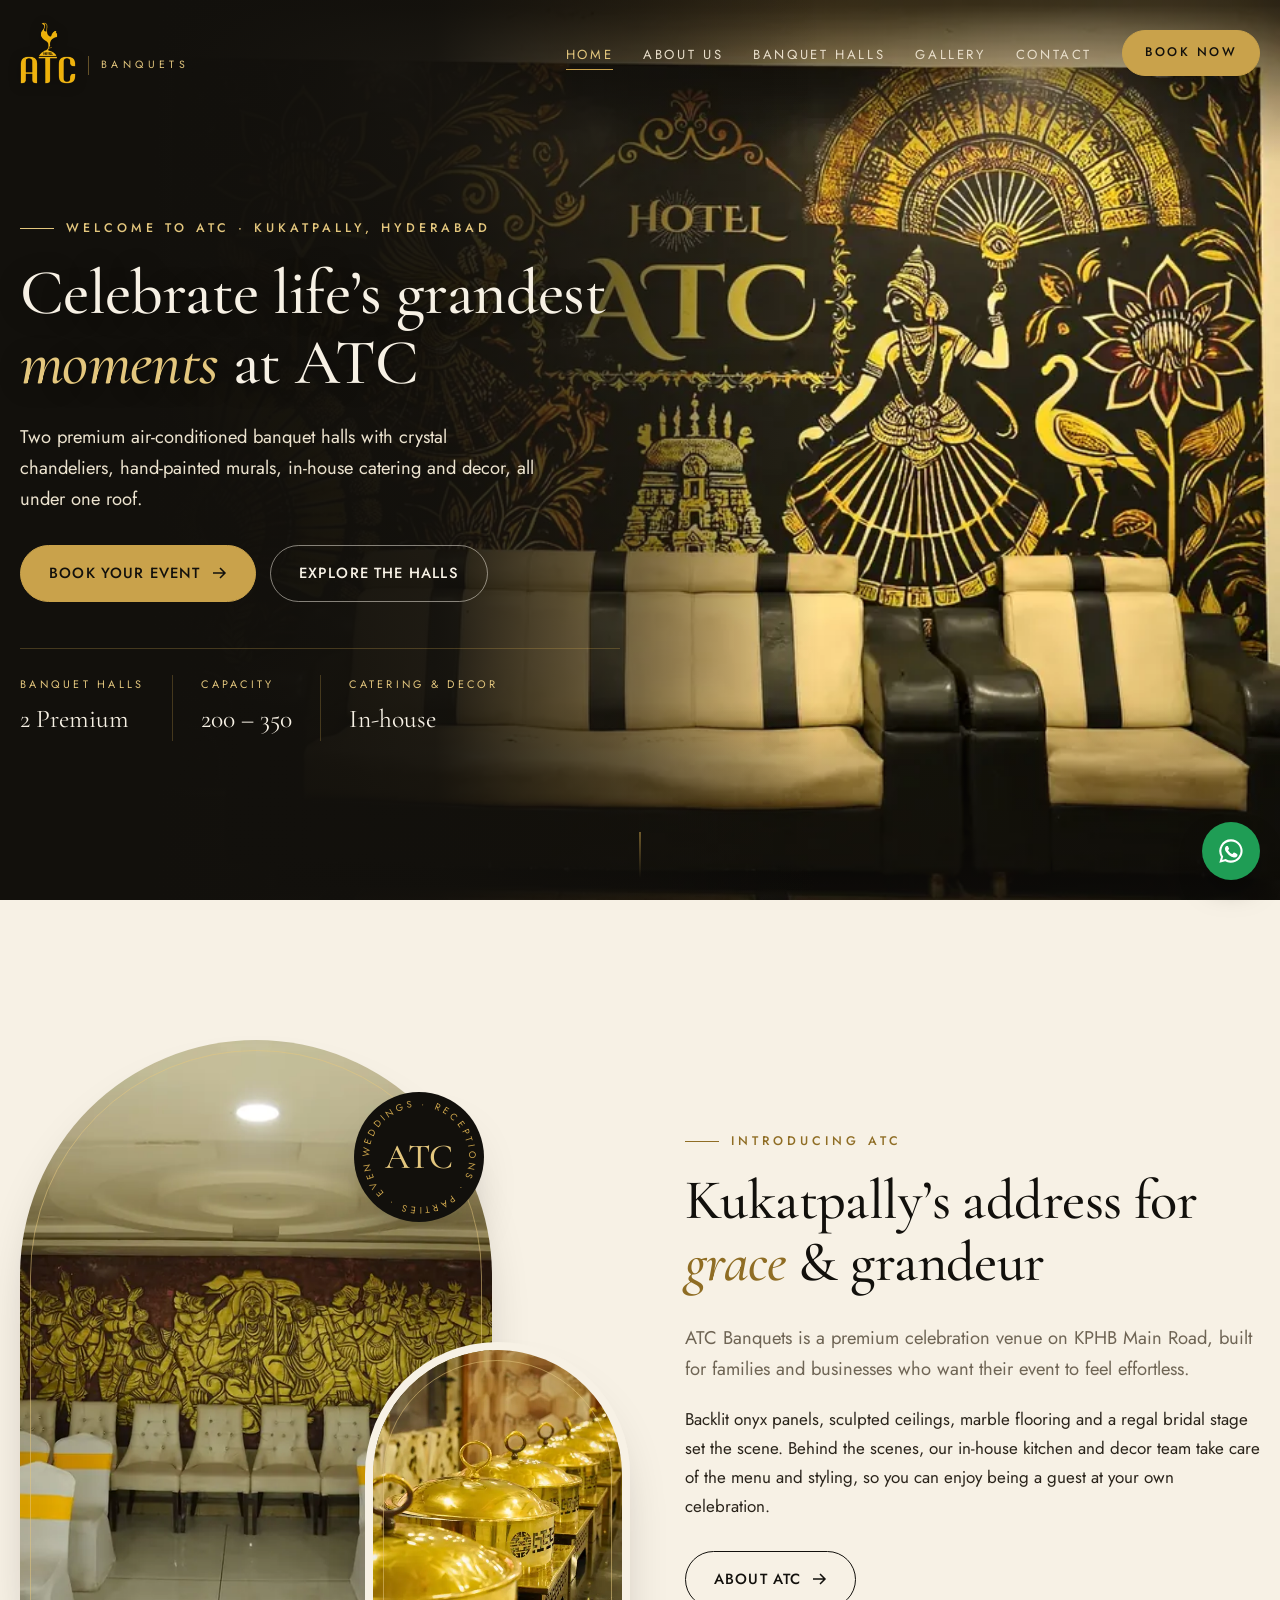
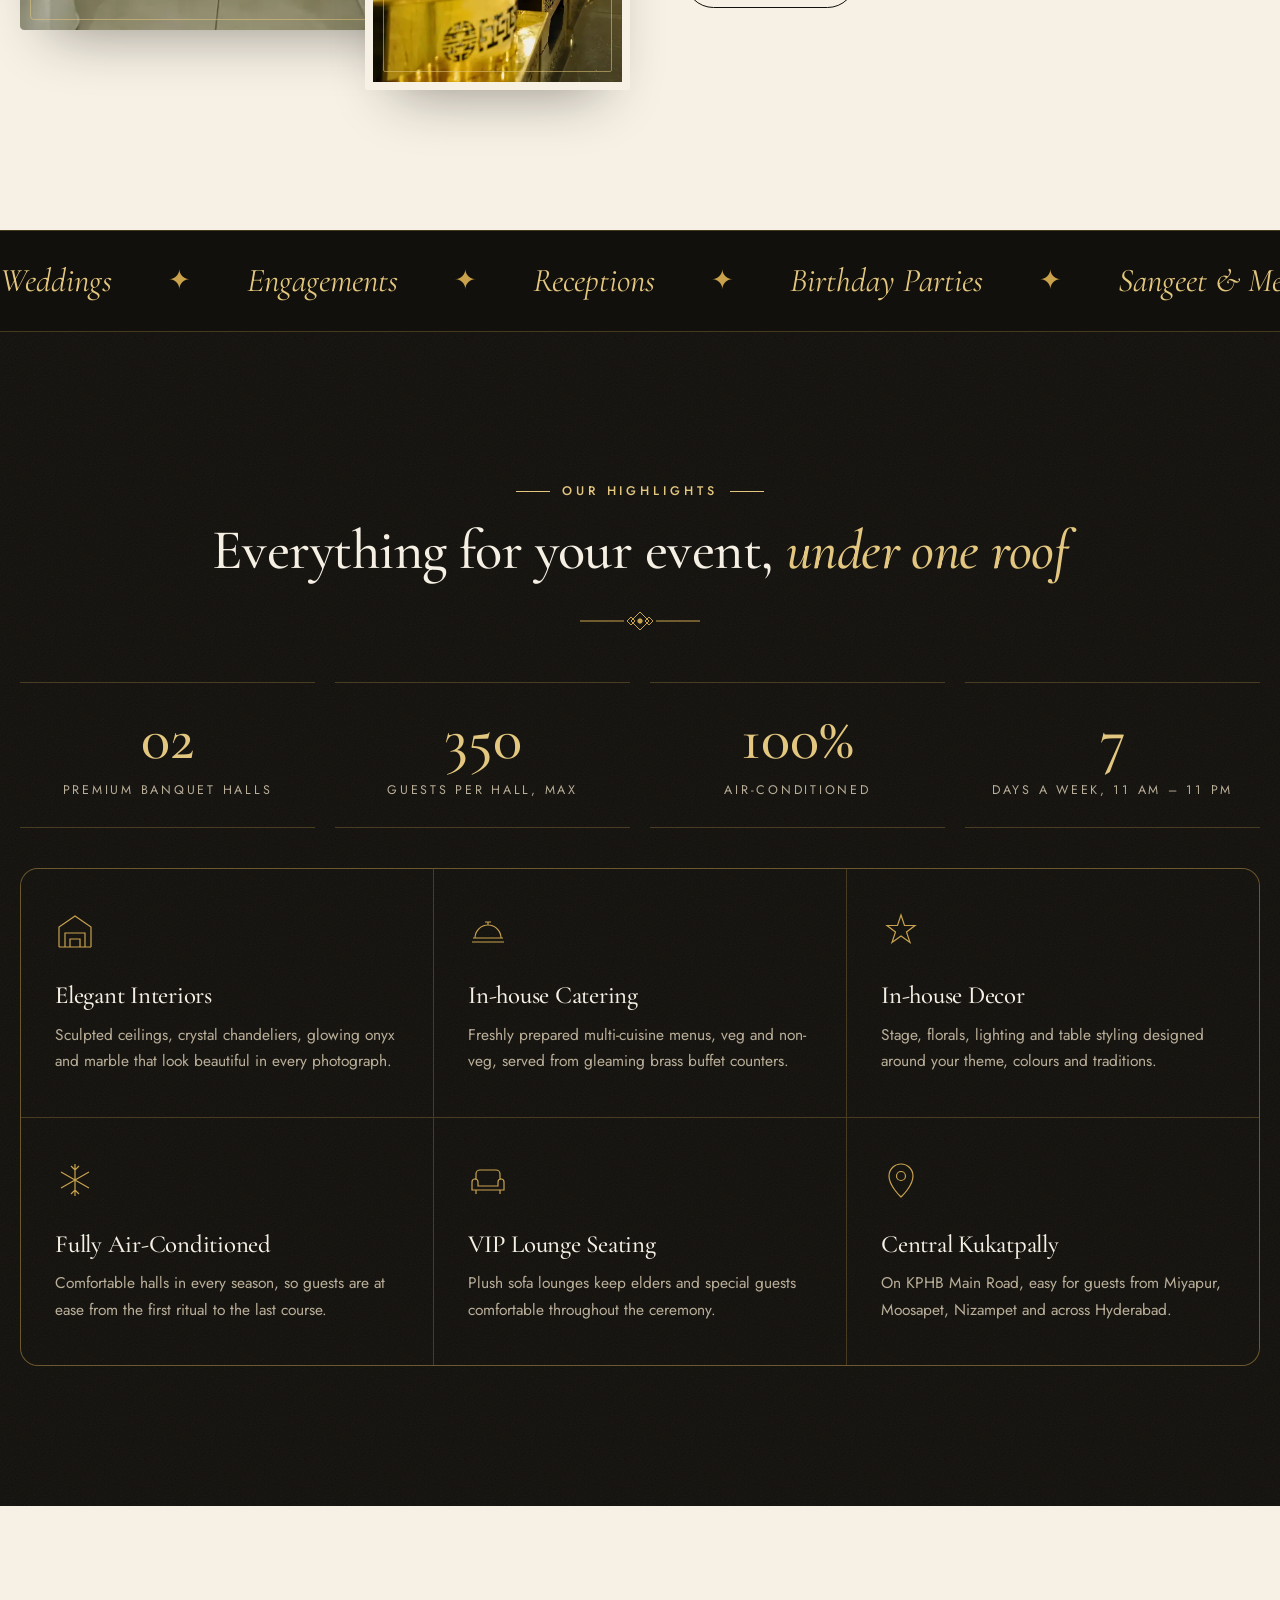
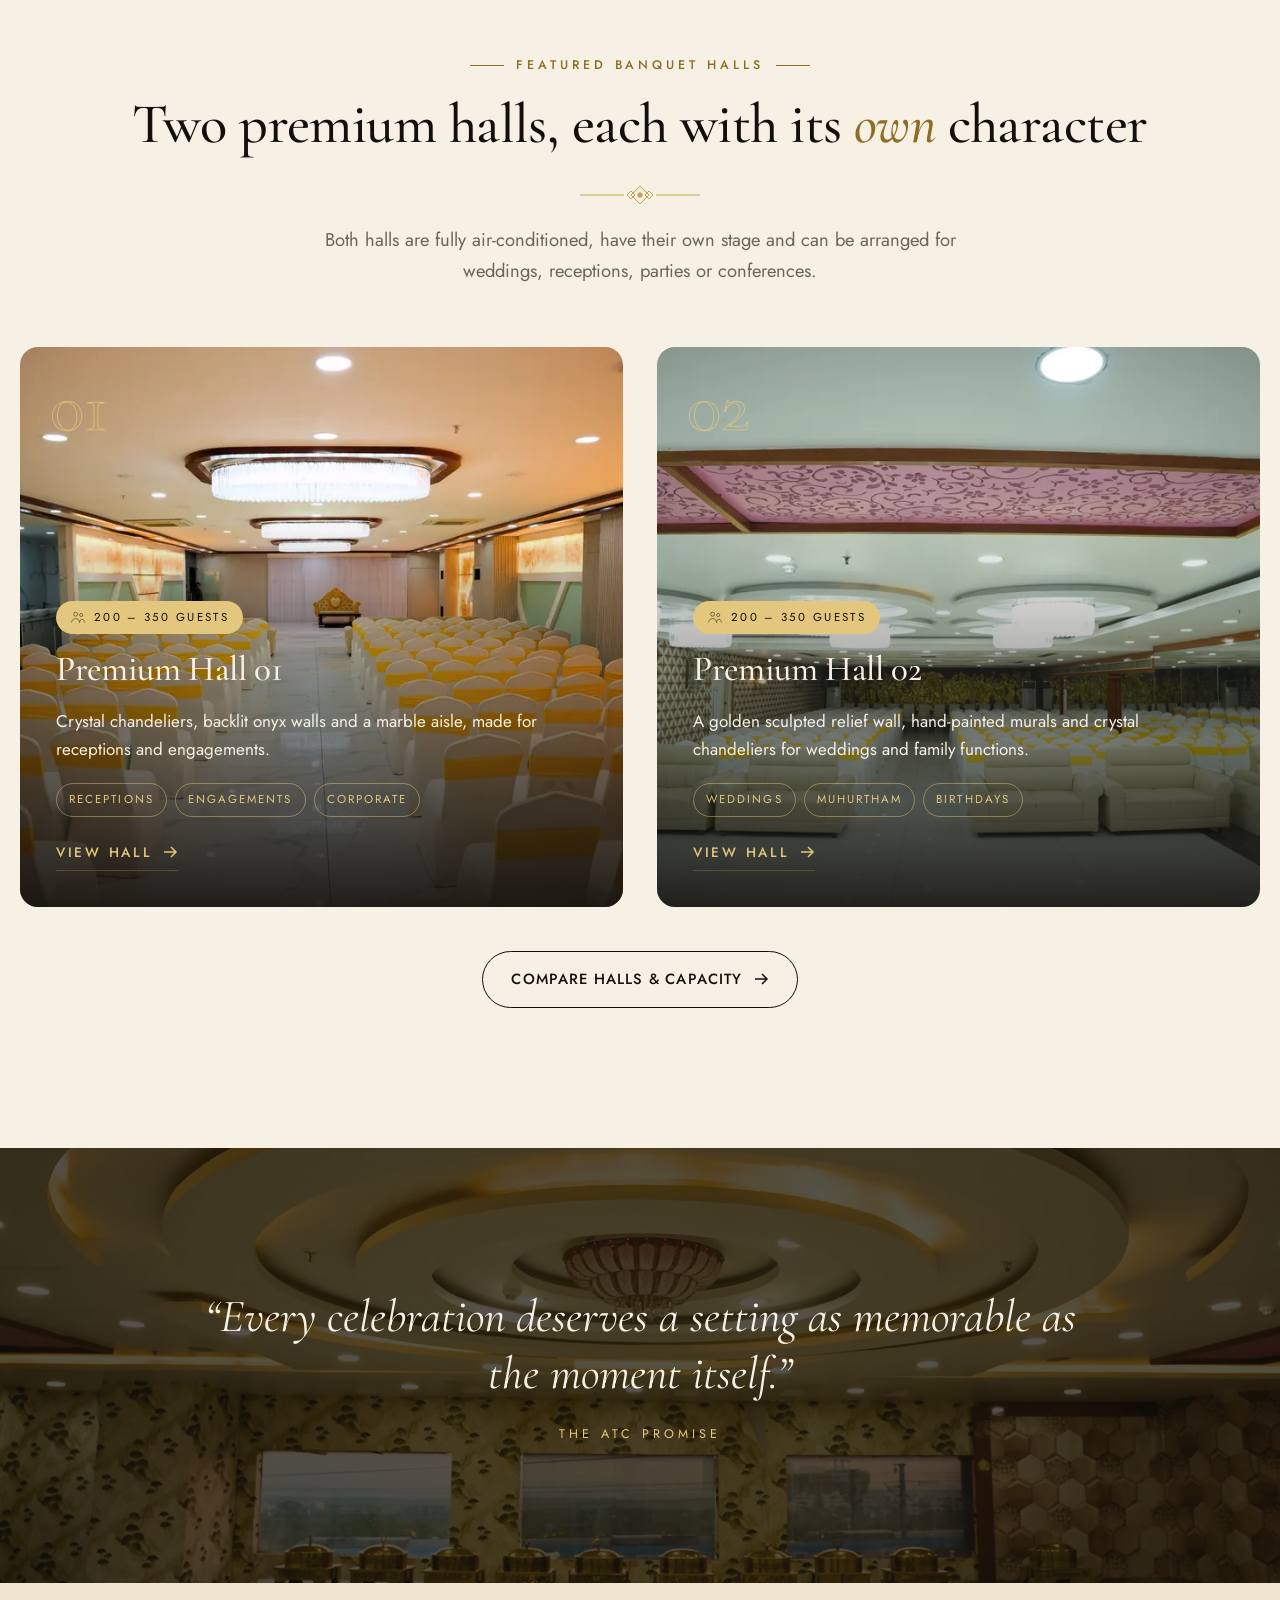
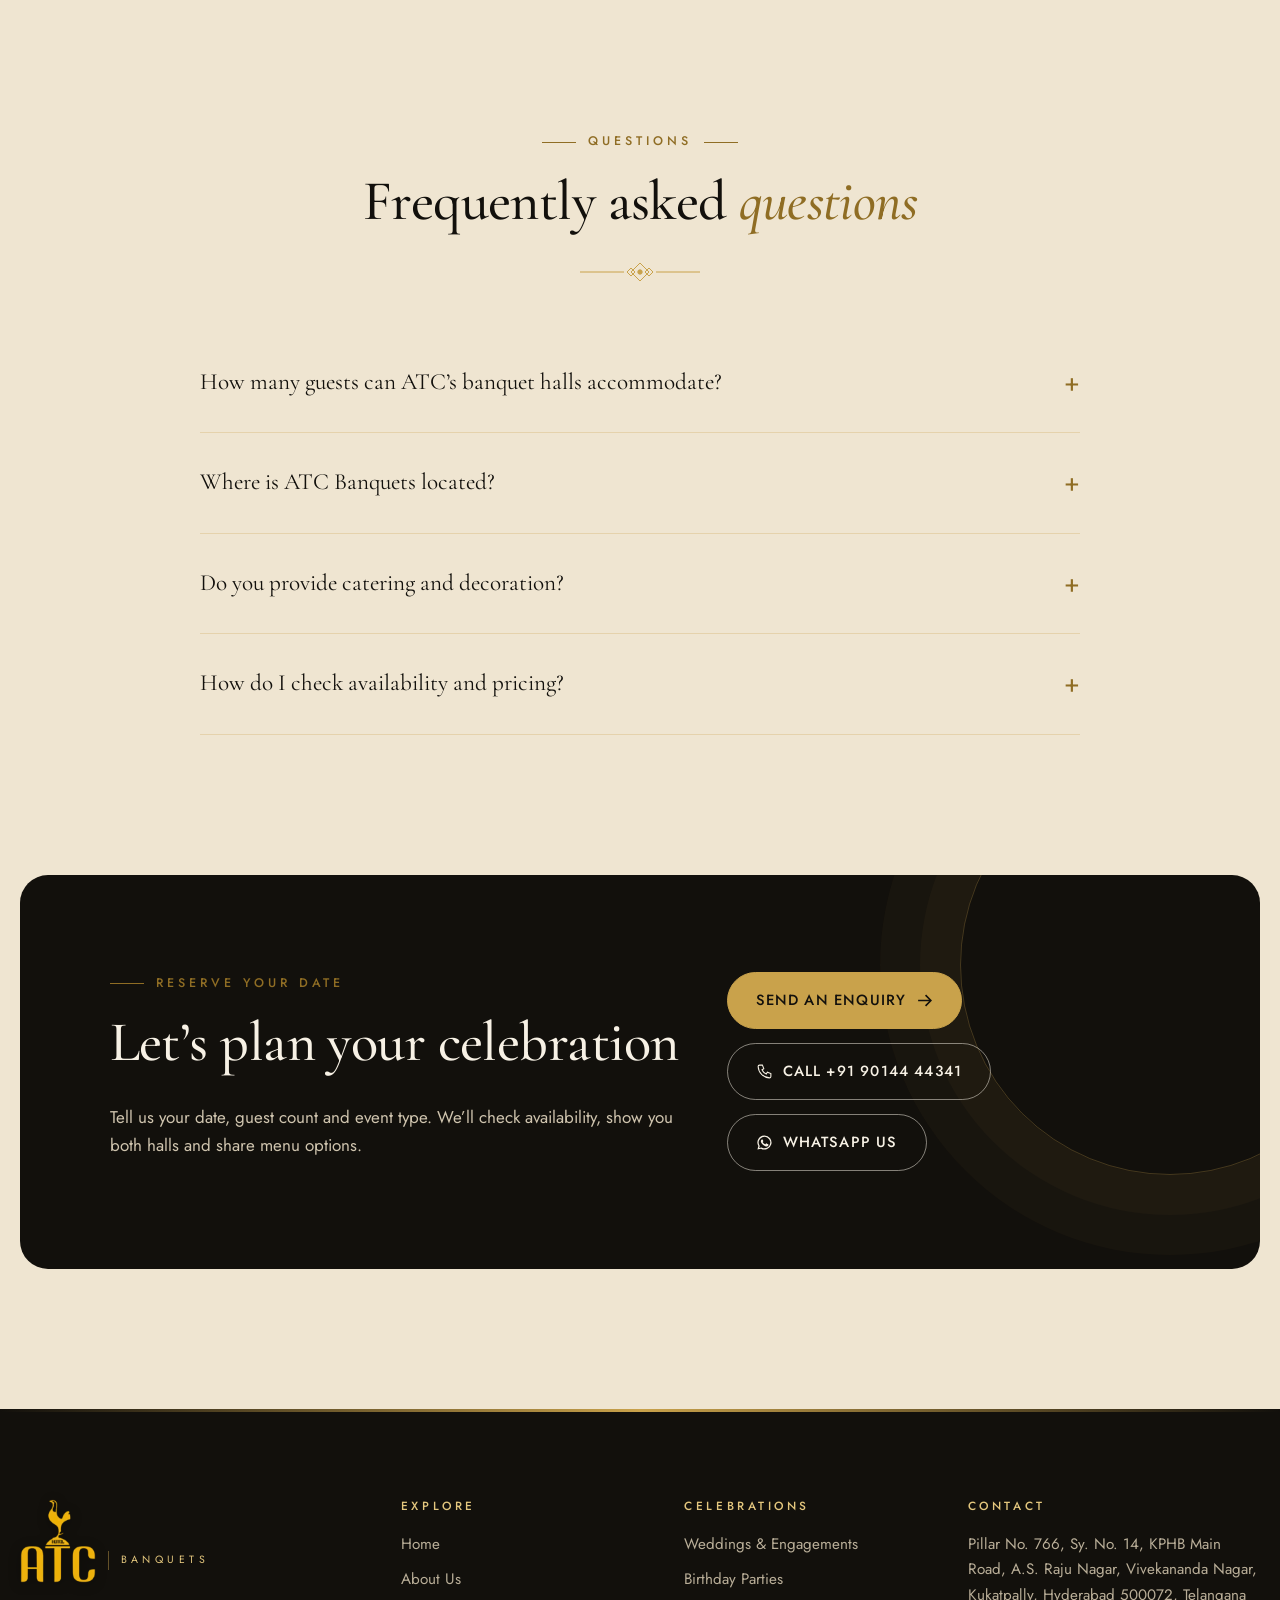
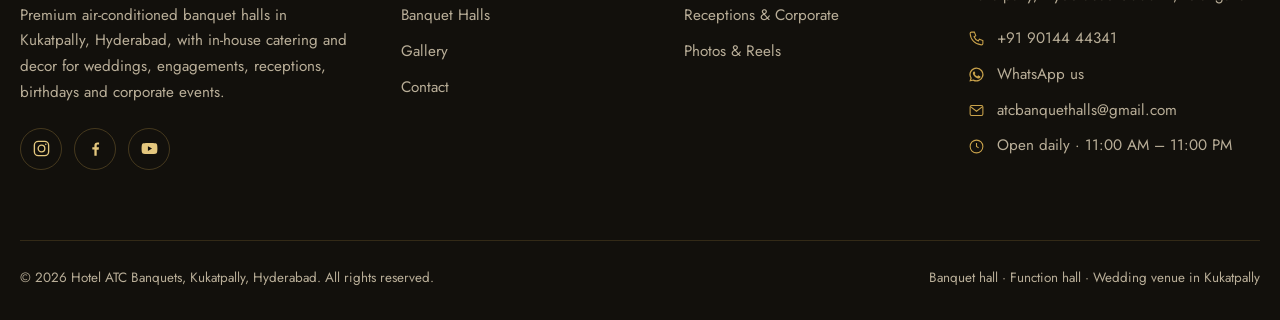
<file: index.html>
<!doctype html>
<html lang="en-IN">
<head>
<meta charset="utf-8">
<meta name="viewport" content="width=device-width, initial-scale=1">
<title>ATC Banquets | Premium Banquet Halls in Kukatpally, Hyderabad</title>
<meta name="description" content="ATC Banquets, Kukatpally: two premium AC banquet halls for weddings, engagements, receptions, birthdays and corporate events. In-house catering and decor. Enquire now.">
<link rel="canonical" href="https://atcbanquet.netlify.app/">
<meta name="robots" content="index, follow, max-image-preview:large">
<meta name="theme-color" content="#12100c">
<meta name="geo.region" content="IN-TG">
<meta name="geo.placename" content="Kukatpally, Hyderabad">
<meta property="og:type" content="website">
<meta property="og:site_name" content="Hotel ATC Banquets">
<meta property="og:locale" content="en_IN">
<meta property="og:title" content="ATC Banquets | Premium Banquet Halls in Kukatpally, Hyderabad">
<meta property="og:description" content="ATC Banquets, Kukatpally: two premium AC banquet halls for weddings, engagements, receptions, birthdays and corporate events. In-house catering and decor. Enquire now.">
<meta property="og:url" content="https://atcbanquet.netlify.app/">
<meta property="og:image" content="https://atcbanquet.netlify.app/images/og-hotel-atc-banquets.jpg">
<meta property="og:image:width" content="1200">
<meta property="og:image:height" content="630">
<meta name="twitter:card" content="summary_large_image">
<meta name="twitter:title" content="ATC Banquets | Premium Banquet Halls in Kukatpally, Hyderabad">
<meta name="twitter:description" content="ATC Banquets, Kukatpally: two premium AC banquet halls for weddings, engagements, receptions, birthdays and corporate events. In-house catering and decor. Enquire now.">
<meta name="twitter:image" content="https://atcbanquet.netlify.app/images/og-hotel-atc-banquets.jpg">
<link rel="icon" href="favicon-32.png" type="image/png" sizes="32x32">
<link rel="icon" href="favicon-512.png" type="image/png" sizes="512x512">
<link rel="apple-touch-icon" href="apple-touch-icon.png">
<link rel="preconnect" href="https://fonts.googleapis.com">
<link rel="preconnect" href="https://fonts.gstatic.com" crossorigin>
<link href="https://fonts.googleapis.com/css2?family=Cormorant+Garamond:ital,wght@0,400;0,500;0,600;1,400;1,500&family=Jost:wght@300;400;500&display=swap" rel="stylesheet">
<link rel="stylesheet" href="css/style.css">
<script type="application/ld+json">{"@context": "https://schema.org", "@type": ["EventVenue", "LocalBusiness"], "@id": "https://atcbanquet.netlify.app/#venue", "name": "Hotel ATC Banquets", "url": "https://atcbanquet.netlify.app/", "image": ["https://atcbanquet.netlify.app/images/premium-hall-02-chandeliers-seating.jpg", "https://atcbanquet.netlify.app/images/crystal-chandelier-banquet-hall.jpg", "https://atcbanquet.netlify.app/images/golden-relief-wall-banquet-hall.jpg"], "logo": "https://atcbanquet.netlify.app/images/logo.png", "telephone": "+919014444341", "email": "atcbanquethalls@gmail.com", "sameAs": ["https://www.facebook.com/p/Hotel-ATC-100093467967816/"], "hasMap": "https://www.google.com/maps/search/?api=1&query=Hotel+ATC,+KPHB+Main+Road,+Kukatpally,+Hyderabad+500072", "openingHoursSpecification": [{"@type": "OpeningHoursSpecification", "dayOfWeek": ["Monday", "Tuesday", "Wednesday", "Thursday", "Friday", "Saturday", "Sunday"], "opens": "11:00", "closes": "23:00"}], "description": "Two premium air-conditioned banquet halls in Kukatpally, Hyderabad, with in-house catering and decor for weddings, engagements, receptions, birthdays and corporate events.", "address": {"@type": "PostalAddress", "streetAddress": "Pillar No. 766, Sy. No. 14, KPHB Main Road, A.S. Raju Nagar, Vivekananda Nagar, Kukatpally", "addressLocality": "Hyderabad", "postalCode": "500072", "addressRegion": "Telangana", "addressCountry": "IN"}, "areaServed": ["Kukatpally", "KPHB Colony", "Miyapur", "Moosapet", "Nizampet", "Hyderabad"], "maximumAttendeeCapacity": 350, "amenityFeature": [{"@type": "LocationFeatureSpecification", "name": "Air conditioning", "value": true}, {"@type": "LocationFeatureSpecification", "name": "In-house catering", "value": true}, {"@type": "LocationFeatureSpecification", "name": "In-house decor", "value": true}, {"@type": "LocationFeatureSpecification", "name": "Bridal stage", "value": true}, {"@type": "LocationFeatureSpecification", "name": "Lounge seating", "value": true}]}</script>
<script type="application/ld+json">{"@context": "https://schema.org", "@type": "FAQPage", "mainEntity": [{"@type": "Question", "name": "How many guests can ATC’s banquet halls accommodate?", "acceptedAnswer": {"@type": "Answer", "text": "Each of our two premium halls comfortably hosts 200 – 350 guests. Share your guest count and seating style and we’ll recommend the right hall and layout."}}, {"@type": "Question", "name": "Where is ATC Banquets located?", "acceptedAnswer": {"@type": "Answer", "text": "We are at Pillar No. 766 on KPHB Main Road, A.S. Raju Nagar, Kukatpally, Hyderabad 500072, easily reachable from KPHB Colony, Miyapur, Moosapet and Nizampet."}}, {"@type": "Question", "name": "Do you provide catering and decoration?", "acceptedAnswer": {"@type": "Answer", "text": "Yes. Catering and decor are handled in-house by our own team, so food, stage, lighting and table styling are coordinated under one roof."}}, {"@type": "Question", "name": "How do I check availability and pricing?", "acceptedAnswer": {"@type": "Answer", "text": "Send the enquiry form, call or WhatsApp us with your date, event type and guest count. We’ll confirm availability and share a quotation based on your menu and decor choices."}}]}</script>
<script type="application/ld+json">{"@context": "https://schema.org", "@type": "WebSite", "name": "Hotel ATC Banquets", "url": "https://atcbanquet.netlify.app/"}</script>
</head>
<body>
<a class="skip" href="#main">Skip to content</a>
<header class="site-header">
  <nav class="wrap nav" aria-label="Main">
    <a class="brand" href="index.html" aria-label="Hotel ATC Banquets home"><img class="brand-logo" src="images/logo-sm.png" width="216" height="240" alt="Hotel ATC"><span class="brand-text"><span>Banquets</span></span></a>
    <button class="burger" aria-label="Open menu" aria-expanded="false" aria-controls="menu"><span></span><span></span><span></span></button>
    <ul class="menu" id="menu"><li><a href="index.html" aria-current="page">Home</a></li><li><a href="about.html">About Us</a></li><li><a href="banquet-halls.html">Banquet Halls</a></li><li><a href="gallery.html">Gallery</a></li><li><a href="contact.html">Contact</a></li><li><a class="btn" href="contact.html#enquiry">Book Now</a></li></ul>
  </nav>
</header>
<main id="main">

<!-- Main banner -->
<section class="hero-atc" aria-label="Welcome to ATC Banquets">
  <div class="hero-bg">
    <picture>
      <source media="(max-width:900px)" type="image/webp" srcset="images/hotel-atc-mural-hero-sm.webp 800w, images/hotel-atc-mural-hero.webp 1600w" sizes="100vw">
      <source media="(max-width:900px)" srcset="images/hotel-atc-mural-hero-sm.jpg 800w, images/hotel-atc-mural-hero.jpg 1600w" sizes="100vw">
      <source type="image/webp" srcset="images/hotel-atc-hero-wide-sm.webp 1280w, images/hotel-atc-hero-wide.webp 2560w" sizes="100vw">
      <img src="images/hotel-atc-hero-wide-sm.jpg" srcset="images/hotel-atc-hero-wide-sm.jpg 1280w, images/hotel-atc-hero-wide.jpg 2560w" sizes="100vw" width="2560" height="1280" alt="Hotel ATC heritage mural with Bharatanatyam dancers, peacocks and temple gopuram at ATC Banquets, Kukatpally" fetchpriority="high" decoding="async">
    </picture>
  </div>
  <div class="wrap hero-atc-inner">
    <div class="hero-copy">
      <span class="eyebrow">Welcome to ATC &middot; Kukatpally, Hyderabad</span>
      <h1>Celebrate life&rsquo;s grandest <em class="g">moments</em> at ATC</h1>
      <p>Two premium air-conditioned banquet halls with crystal chandeliers, hand-painted murals, in-house catering and decor, all under one roof.</p>
      <div class="hero-actions"><a class="btn" href="contact.html#enquiry">Book Your Event <svg viewBox="0 0 16 16" fill="none" stroke="currentColor" stroke-width="1.5" aria-hidden="true"><path d="M2 8h12M9 3l5 5-5 5"/></svg></a><a class="btn ghost" href="banquet-halls.html">Explore the Halls</a></div>
      <dl class="hero-stats" aria-label="Venue highlights">
        <div><dt>Banquet Halls</dt><dd>2 Premium</dd></div>
        <div><dt>Capacity</dt><dd>200 &ndash; 350</dd></div>
        <div><dt>Catering &amp; Decor</dt><dd>In-house</dd></div>
      </dl>
    </div>
  </div>
  <span class="scroll-cue" aria-hidden="true"></span>
</section>

<!-- ATC introduction -->
<section class="sec" id="intro">
  <div class="wrap split">
    <div class="arch-stack reveal">
      <div class="arch main"><picture><source type="image/webp" srcset="images/golden-relief-wall-banquet-hall-sm.webp 960w, images/golden-relief-wall-banquet-hall.webp 1920w" sizes="(max-width:900px) 90vw, 45vw"><img src="images/golden-relief-wall-banquet-hall-sm.jpg" srcset="images/golden-relief-wall-banquet-hall-sm.jpg 960w, images/golden-relief-wall-banquet-hall.jpg 1920w" sizes="(max-width:900px) 90vw, 45vw" width="1920" height="1280" alt="Golden sculpted relief wall with VIP seating inside ATC Premium Hall 02, Kukatpally" loading="lazy" decoding="async"></picture></div>
      <div class="arch small"><picture><source type="image/webp" srcset="images/brass-chafing-dishes-catering-sm.webp 960w, images/brass-chafing-dishes-catering.webp 1920w" sizes="(max-width:900px) 45vw, 22vw"><img src="images/brass-chafing-dishes-catering-sm.jpg" srcset="images/brass-chafing-dishes-catering-sm.jpg 960w, images/brass-chafing-dishes-catering.jpg 1920w" sizes="(max-width:900px) 45vw, 22vw" width="1920" height="1280" alt="Brass chafing dishes on the buffet counter for in-house catering" loading="lazy" decoding="async"></picture></div>
      <div class="badge-round" aria-hidden="true"><svg viewBox="0 0 130 130"><defs><path id="c" d="M65 65m-50 0a50 50 0 1 1 100 0a50 50 0 1 1-100 0"/></defs><text font-size="9.5" letter-spacing="3.4" fill="#c9a24b" font-family="Jost"><textPath href="#c">WEDDINGS &#183; RECEPTIONS &#183; PARTIES &#183; EVENTS &#183;</textPath></text></svg><b>ATC</b></div>
    </div>
    <div class="reveal d1">
      <span class="eyebrow">Introducing ATC</span>
      <h2>Kukatpally&rsquo;s address for <em class="g">grace</em> &amp; grandeur</h2>
      <p class="lead">ATC Banquets is a premium celebration venue on KPHB Main Road, built for families and businesses who want their event to feel effortless.</p>
      <p>Backlit onyx panels, sculpted ceilings, marble flooring and a regal bridal stage set the scene. Behind the scenes, our in-house kitchen and decor team take care of the menu and styling, so you can enjoy being a guest at your own celebration.</p>
      <div class="hero-actions"><a class="btn line" href="about.html">About ATC <svg viewBox="0 0 16 16" fill="none" stroke="currentColor" stroke-width="1.5" aria-hidden="true"><path d="M2 8h12M9 3l5 5-5 5"/></svg></a></div>
    </div>
  </div>
</section>

<div class="marquee" aria-hidden="true"><div class="marquee-track">
  <span>Weddings</span><span>Engagements</span><span>Receptions</span><span>Birthday Parties</span><span>Sangeet &amp; Mehendi</span><span>Anniversaries</span><span>Corporate Events</span><span>Family Functions</span><span>Weddings</span><span>Engagements</span><span>Receptions</span><span>Birthday Parties</span><span>Sangeet &amp; Mehendi</span><span>Anniversaries</span><span>Corporate Events</span><span>Family Functions</span>
</div></div>

<!-- Our highlights -->
<section class="sec dark grain" id="highlights">
  <div class="wrap">
    <div class="center reveal"><span class="eyebrow">Our Highlights</span><h2>Everything for your event, <em class="g">under one roof</em></h2><svg class="kolam" viewBox="0 0 120 22" fill="none" stroke="currentColor" stroke-width="1" aria-hidden="true"><path d="M0 11h44M76 11h44"/><path d="M60 2l9 9-9 9-9-9z"/><circle cx="60" cy="11" r="2.2" fill="currentColor"/><path d="M47 11l4-4 4 4-4 4zM65 11l4-4 4 4-4 4z"/></svg></div>
    <div class="stats reveal">
      <div><b>02</b><span>Premium banquet halls</span></div>
      <div><b>350</b><span>Guests per hall, max</span></div>
      <div><b>100%</b><span>Air-conditioned</span></div>
      <div><b>7</b><span>Days a week, 11 AM &ndash; 11 PM</span></div>
    </div>
    <div class="features">
      <div class="feature reveal"><span><svg viewBox="0 0 40 40" fill="none" stroke="currentColor" stroke-width="1.2" aria-hidden="true"><path d="M4 36V16L20 5l16 11v20M4 36h32M10 36V22h20v14M15 36v-8h10v8"/></svg></span><h3>Elegant Interiors</h3><p>Sculpted ceilings, crystal chandeliers, glowing onyx and marble that look beautiful in every photograph.</p></div>
      <div class="feature reveal d1"><span><svg viewBox="0 0 40 40" fill="none" stroke="currentColor" stroke-width="1.2" aria-hidden="true"><path d="M5 27h30M7 27a13 13 0 0 1 26 0M20 14v-3M17 11h6M4 31h32"/></svg></span><h3>In-house Catering</h3><p>Freshly prepared multi-cuisine menus, veg and non-veg, served from gleaming brass buffet counters.</p></div>
      <div class="feature reveal d2"><span><svg viewBox="0 0 40 40" fill="none" stroke="currentColor" stroke-width="1.2" aria-hidden="true"><path d="M20 4l3.5 10.5H34l-8.5 6.5 3.5 10.5-9-6.5-9 6.5 3.5-10.5L6 14.5h10.5z"/></svg></span><h3>In-house Decor</h3><p>Stage, florals, lighting and table styling designed around your theme, colours and traditions.</p></div>
      <div class="feature reveal"><span><svg viewBox="0 0 40 40" fill="none" stroke="currentColor" stroke-width="1.2" aria-hidden="true"><path d="M20 4v32M6 12l28 16M6 28l28-16M16 6l4 4 4-4M16 34l4-4 4 4"/></svg></span><h3>Fully Air-Conditioned</h3><p>Comfortable halls in every season, so guests are at ease from the first ritual to the last course.</p></div>
      <div class="feature reveal d1"><span><svg viewBox="0 0 40 40" fill="none" stroke="currentColor" stroke-width="1.2" aria-hidden="true"><path d="M8 20v-6a4 4 0 0 1 4-4h16a4 4 0 0 1 4 4v6M4 22a3 3 0 0 1 6 0v4h20v-4a3 3 0 0 1 6 0v8H4zM8 30v4M32 30v4"/></svg></span><h3>VIP Lounge Seating</h3><p>Plush sofa lounges keep elders and special guests comfortable throughout the ceremony.</p></div>
      <div class="feature reveal d2"><span><svg viewBox="0 0 40 40" fill="none" stroke="currentColor" stroke-width="1.2" aria-hidden="true"><path d="M20 37s12-11 12-21a12 12 0 0 0-24 0c0 10 12 21 12 21z"/><circle cx="20" cy="16" r="4.5"/></svg></span><h3>Central Kukatpally</h3><p>On KPHB Main Road, easy for guests from Miyapur, Moosapet, Nizampet and across Hyderabad.</p></div>
    </div>
  </div>
</section>

<!-- Featured banquet halls -->
<section class="sec" id="featured-halls">
  <div class="wrap">
    <div class="center reveal"><span class="eyebrow">Featured Banquet Halls</span><h2>Two premium halls, each with its <em class="g">own</em> character</h2><svg class="kolam" viewBox="0 0 120 22" fill="none" stroke="currentColor" stroke-width="1" aria-hidden="true"><path d="M0 11h44M76 11h44"/><path d="M60 2l9 9-9 9-9-9z"/><circle cx="60" cy="11" r="2.2" fill="currentColor"/><path d="M47 11l4-4 4 4-4 4zM65 11l4-4 4 4-4 4z"/></svg><p class="lead">Both halls are fully air-conditioned, have their own stage and can be arranged for weddings, receptions, parties or conferences.</p></div>
    <div class="halls">
      <a class="hall-card reveal" href="banquet-halls.html#premium-hall-01"><picture><source type="image/webp" srcset="images/crystal-chandelier-banquet-hall-sm.webp 960w, images/crystal-chandelier-banquet-hall.webp 1920w" sizes="(max-width:900px) 100vw, 50vw"><img src="images/crystal-chandelier-banquet-hall-sm.jpg" srcset="images/crystal-chandelier-banquet-hall-sm.jpg 960w, images/crystal-chandelier-banquet-hall.jpg 1920w" sizes="(max-width:900px) 100vw, 50vw" width="1920" height="1280" alt="Premium Hall 01 at ATC with crystal chandeliers and backlit onyx walls in Kukatpally" loading="lazy" decoding="async"></picture><span class="num">01</span>
        <div class="body"><span class="cap-pill"><svg viewBox="0 0 40 40" fill="none" stroke="currentColor" stroke-width="1.2" aria-hidden="true"><circle cx="14" cy="13" r="5"/><circle cx="28" cy="15" r="4"/><path d="M4 34c0-6 4.5-10 10-10s10 4 10 10M24 34c0-4 2-8 6-8s6 3 6 8"/></svg> 200 &ndash; 350 guests</span><h3>Premium Hall 01</h3><p>Crystal chandeliers, backlit onyx walls and a marble aisle, made for receptions and engagements.</p><ul class="tags"><li>Receptions</li><li>Engagements</li><li>Corporate</li></ul><span class="link-arrow on-dark">View hall <svg viewBox="0 0 16 16" fill="none" stroke="currentColor" stroke-width="1.5" aria-hidden="true"><path d="M2 8h12M9 3l5 5-5 5"/></svg></span></div></a>
      <a class="hall-card reveal d1" href="banquet-halls.html#premium-hall-02"><picture><source type="image/webp" srcset="images/premium-hall-02-centre-aisle-sofas-sm.webp 960w, images/premium-hall-02-centre-aisle-sofas.webp 1920w" sizes="(max-width:900px) 100vw, 50vw"><img src="images/premium-hall-02-centre-aisle-sofas-sm.jpg" srcset="images/premium-hall-02-centre-aisle-sofas-sm.jpg 960w, images/premium-hall-02-centre-aisle-sofas.jpg 1920w" sizes="(max-width:900px) 100vw, 50vw" width="1920" height="1280" alt="Premium Hall 02 with centre aisle, sofa lounges, crystal chandeliers and the golden relief wall" loading="lazy" decoding="async"></picture><span class="num">02</span>
        <div class="body"><span class="cap-pill"><svg viewBox="0 0 40 40" fill="none" stroke="currentColor" stroke-width="1.2" aria-hidden="true"><circle cx="14" cy="13" r="5"/><circle cx="28" cy="15" r="4"/><path d="M4 34c0-6 4.5-10 10-10s10 4 10 10M24 34c0-4 2-8 6-8s6 3 6 8"/></svg> 200 &ndash; 350 guests</span><h3>Premium Hall 02</h3><p>A golden sculpted relief wall, hand-painted murals and crystal chandeliers for weddings and family functions.</p><ul class="tags"><li>Weddings</li><li>Muhurtham</li><li>Birthdays</li></ul><span class="link-arrow on-dark">View hall <svg viewBox="0 0 16 16" fill="none" stroke="currentColor" stroke-width="1.5" aria-hidden="true"><path d="M2 8h12M9 3l5 5-5 5"/></svg></span></div></a>
    </div>
    <div class="center reveal" style="margin-top:44px"><a class="btn line" href="banquet-halls.html">Compare Halls &amp; Capacity <svg viewBox="0 0 16 16" fill="none" stroke="currentColor" stroke-width="1.5" aria-hidden="true"><path d="M2 8h12M9 3l5 5-5 5"/></svg></a></div>
  </div>
</section>

<section class="sec band">
  <picture><source type="image/webp" srcset="images/dining-hall-gold-buffet-sm.webp 960w, images/dining-hall-gold-buffet.webp 1920w" sizes="100vw"><img src="images/dining-hall-gold-buffet-sm.jpg" srcset="images/dining-hall-gold-buffet-sm.jpg 960w, images/dining-hall-gold-buffet.jpg 1920w" sizes="100vw" width="1920" height="1280" alt="" loading="lazy" decoding="async"></picture>
  <div class="wrap reveal"><blockquote>&ldquo;Every celebration deserves a setting as memorable as the moment itself.&rdquo;<cite>The ATC promise</cite></blockquote></div>
</section>

<section class="sec tone">
  <div class="wrap">
    <div class="center reveal"><span class="eyebrow">Questions</span><h2>Frequently asked <em class="g">questions</em></h2><svg class="kolam" viewBox="0 0 120 22" fill="none" stroke="currentColor" stroke-width="1" aria-hidden="true"><path d="M0 11h44M76 11h44"/><path d="M60 2l9 9-9 9-9-9z"/><circle cx="60" cy="11" r="2.2" fill="currentColor"/><path d="M47 11l4-4 4 4-4 4zM65 11l4-4 4 4-4 4z"/></svg></div>
    <div class="faq reveal"><details><summary>How many guests can ATC&rsquo;s banquet halls accommodate?</summary><p>Each of our two premium halls comfortably hosts 200 &ndash; 350 guests. Share your guest count and seating style and we&rsquo;ll recommend the right hall and layout.</p></details><details><summary>Where is ATC Banquets located?</summary><p>We are at Pillar No. 766 on KPHB Main Road, A.S. Raju Nagar, Kukatpally, Hyderabad 500072, easily reachable from KPHB Colony, Miyapur, Moosapet and Nizampet.</p></details><details><summary>Do you provide catering and decoration?</summary><p>Yes. Catering and decor are handled in-house by our own team, so food, stage, lighting and table styling are coordinated under one roof.</p></details><details><summary>How do I check availability and pricing?</summary><p>Send the enquiry form, call or WhatsApp us with your date, event type and guest count. We&rsquo;ll confirm availability and share a quotation based on your menu and decor choices.</p></details></div>
  </div>
</section>

<!-- Contact / enquiry CTA -->
<div class="tone"><section class="sec cta-sec"><div class="wrap"><div class="cta reveal">
  <div><span class="eyebrow">Reserve your date</span><h2>Let&rsquo;s plan your celebration</h2><p>Tell us your date, guest count and event type. We&rsquo;ll check availability, show you both halls and share menu options.</p></div>
  <div class="cta-actions"><a class="btn" href="contact.html#enquiry">Send an Enquiry <svg viewBox="0 0 16 16" fill="none" stroke="currentColor" stroke-width="1.5" aria-hidden="true"><path d="M2 8h12M9 3l5 5-5 5"/></svg></a><a class="btn ghost" href="tel:+919014444341"><svg viewBox="0 0 24 24" fill="none" stroke="currentColor" stroke-width="1.5" aria-hidden="true"><path d="M5 3h4l2 5-2.5 1.5a11 11 0 0 0 6 6L16 13l5 2v4a2 2 0 0 1-2 2A17 17 0 0 1 3 5a2 2 0 0 1 2-2z"/></svg> Call +91 90144 44341</a><a class="btn ghost" href="https://wa.me/919014444341?text=Hi%2C%20I%27d%20like%20to%20enquire%20about%20booking%20a%20banquet%20hall%20at%20ATC" target="_blank" rel="noopener"><svg viewBox="0 0 24 24" fill="currentColor" aria-hidden="true"><path d="M12 2a10 10 0 0 0-8.6 15.1L2 22l5-1.3A10 10 0 1 0 12 2zm0 18.2a8.2 8.2 0 0 1-4.2-1.1l-.3-.2-3 .8.8-2.9-.2-.3A8.2 8.2 0 1 1 12 20.2zm4.5-6.1c-.2-.1-1.5-.7-1.7-.8s-.4-.1-.6.1-.7.8-.8 1-.3.2-.5.1a6.7 6.7 0 0 1-3.3-2.9c-.3-.4.3-.4.7-1.3.1-.2 0-.3 0-.4l-.8-1.8c-.2-.5-.4-.4-.6-.4h-.5a1 1 0 0 0-.7.3 3 3 0 0 0-.9 2.2 5.2 5.2 0 0 0 1.1 2.7 11.8 11.8 0 0 0 4.5 4c1.7.7 2.3.8 3.2.6a2.7 2.7 0 0 0 1.8-1.3 2.2 2.2 0 0 0 .1-1.3c0-.1-.2-.2-.5-.3z"/></svg> WhatsApp Us</a></div>
</div></div></section></div>
</main>
<footer class="site-footer">
  <div class="wrap foot">
    <div>
      <a class="brand" href="index.html"><img class="brand-logo" src="images/logo-sm.png" width="216" height="240" alt="Hotel ATC"><span class="brand-text"><span>Banquets</span></span></a>
      <p>Premium air-conditioned banquet halls in Kukatpally, Hyderabad, with in-house catering and decor for weddings, engagements, receptions, birthdays and corporate events.</p>
      <div class="social"><a href="https://www.instagram.com/explore/search/keyword/?q=hotel%20atc%20kukatpally" target="_blank" rel="noopener" aria-label="ATC on Instagram"><svg viewBox="0 0 24 24" fill="none" stroke="currentColor" stroke-width="1.7" aria-hidden="true"><rect x="3" y="3" width="18" height="18" rx="5"/><circle cx="12" cy="12" r="4.2"/><circle cx="17.4" cy="6.6" r="1" fill="currentColor" stroke="none"/></svg></a><a href="https://www.facebook.com/p/Hotel-ATC-100093467967816/" target="_blank" rel="noopener" aria-label="ATC on Facebook"><svg viewBox="0 0 24 24" fill="currentColor" aria-hidden="true"><path d="M13.5 21v-7.5h2.5l.4-3h-2.9V8.6c0-.9.3-1.5 1.5-1.5h1.5V4.4c-.3 0-1.2-.1-2.2-.1-2.2 0-3.7 1.3-3.7 3.8v2.3H8v3h2.6V21z"/></svg></a><a href="https://www.youtube.com/results?search_query=hotel+atc+kukatpally" target="_blank" rel="noopener" aria-label="ATC on YouTube"><svg viewBox="0 0 24 24" fill="currentColor" aria-hidden="true"><path d="M21.6 7.2a2.5 2.5 0 0 0-1.8-1.8C18.2 5 12 5 12 5s-6.2 0-7.8.4a2.5 2.5 0 0 0-1.8 1.8C2 8.8 2 12 2 12s0 3.2.4 4.8a2.5 2.5 0 0 0 1.8 1.8C5.8 19 12 19 12 19s6.2 0 7.8-.4a2.5 2.5 0 0 0 1.8-1.8c.4-1.6.4-4.8.4-4.8s0-3.2-.4-4.8zM10 15V9l5.2 3z"/></svg></a></div>
    </div>
    <div><h4>Explore</h4><ul><li><a href="index.html">Home</a></li><li><a href="about.html">About Us</a></li><li><a href="banquet-halls.html">Banquet Halls</a></li><li><a href="gallery.html">Gallery</a></li><li><a href="contact.html">Contact</a></li></ul></div>
    <div><h4>Celebrations</h4><ul><li><a href="banquet-halls.html#weddings">Weddings &amp; Engagements</a></li><li><a href="banquet-halls.html#birthdays">Birthday Parties</a></li><li><a href="banquet-halls.html#receptions">Receptions &amp; Corporate</a></li><li><a href="gallery.html">Photos &amp; Reels</a></li></ul></div>
    <div><h4>Contact</h4>
      <address style="font-style:normal"><p>Pillar No. 766, Sy. No. 14, KPHB Main Road, A.S. Raju Nagar, Vivekananda Nagar,<br>Kukatpally, Hyderabad 500072, Telangana</p></address>
      <ul class="foot-contact"><li><svg viewBox="0 0 24 24" fill="none" stroke="currentColor" stroke-width="1.5" aria-hidden="true"><path d="M5 3h4l2 5-2.5 1.5a11 11 0 0 0 6 6L16 13l5 2v4a2 2 0 0 1-2 2A17 17 0 0 1 3 5a2 2 0 0 1 2-2z"/></svg><a href="tel:+919014444341">+91 90144 44341</a></li><li><svg viewBox="0 0 24 24" fill="currentColor" aria-hidden="true"><path d="M12 2a10 10 0 0 0-8.6 15.1L2 22l5-1.3A10 10 0 1 0 12 2zm0 18.2a8.2 8.2 0 0 1-4.2-1.1l-.3-.2-3 .8.8-2.9-.2-.3A8.2 8.2 0 1 1 12 20.2zm4.5-6.1c-.2-.1-1.5-.7-1.7-.8s-.4-.1-.6.1-.7.8-.8 1-.3.2-.5.1a6.7 6.7 0 0 1-3.3-2.9c-.3-.4.3-.4.7-1.3.1-.2 0-.3 0-.4l-.8-1.8c-.2-.5-.4-.4-.6-.4h-.5a1 1 0 0 0-.7.3 3 3 0 0 0-.9 2.2 5.2 5.2 0 0 0 1.1 2.7 11.8 11.8 0 0 0 4.5 4c1.7.7 2.3.8 3.2.6a2.7 2.7 0 0 0 1.8-1.3 2.2 2.2 0 0 0 .1-1.3c0-.1-.2-.2-.5-.3z"/></svg><a href="https://wa.me/919014444341?text=Hi%2C%20I%27d%20like%20to%20enquire%20about%20booking%20a%20banquet%20hall%20at%20ATC" target="_blank" rel="noopener">WhatsApp us</a></li><li><svg viewBox="0 0 24 24" fill="none" stroke="currentColor" stroke-width="1.5" aria-hidden="true"><rect x="3" y="5" width="18" height="14" rx="2"/><path d="M3.5 6.5L12 13l8.5-6.5"/></svg><a href="mailto:atcbanquethalls@gmail.com">atcbanquethalls@gmail.com</a></li><li><svg viewBox="0 0 24 24" fill="none" stroke="currentColor" stroke-width="1.5" aria-hidden="true"><circle cx="12" cy="12" r="9"/><path d="M12 7v5l3 2"/></svg><span>Open daily &middot; 11:00 AM &ndash; 11:00 PM</span></li></ul>
    </div>
  </div>
  <div class="wrap foot-bottom"><span>&copy; <span id="year">2026</span> Hotel ATC Banquets, Kukatpally, Hyderabad. All rights reserved.</span><span>Banquet hall &middot; Function hall &middot; Wedding venue in Kukatpally</span></div>
</footer>
<a class="float-wa" href="https://wa.me/919014444341?text=Hi%2C%20I%27d%20like%20to%20enquire%20about%20booking%20a%20banquet%20hall%20at%20ATC" target="_blank" rel="noopener" aria-label="Chat on WhatsApp"><svg viewBox="0 0 24 24" fill="currentColor" aria-hidden="true"><path d="M12 2a10 10 0 0 0-8.6 15.1L2 22l5-1.3A10 10 0 1 0 12 2zm0 18.2a8.2 8.2 0 0 1-4.2-1.1l-.3-.2-3 .8.8-2.9-.2-.3A8.2 8.2 0 1 1 12 20.2zm4.5-6.1c-.2-.1-1.5-.7-1.7-.8s-.4-.1-.6.1-.7.8-.8 1-.3.2-.5.1a6.7 6.7 0 0 1-3.3-2.9c-.3-.4.3-.4.7-1.3.1-.2 0-.3 0-.4l-.8-1.8c-.2-.5-.4-.4-.6-.4h-.5a1 1 0 0 0-.7.3 3 3 0 0 0-.9 2.2 5.2 5.2 0 0 0 1.1 2.7 11.8 11.8 0 0 0 4.5 4c1.7.7 2.3.8 3.2.6a2.7 2.7 0 0 0 1.8-1.3 2.2 2.2 0 0 0 .1-1.3c0-.1-.2-.2-.5-.3z"/></svg></a>
<script src="js/main.js" defer></script>
</body>
</html>
</file>
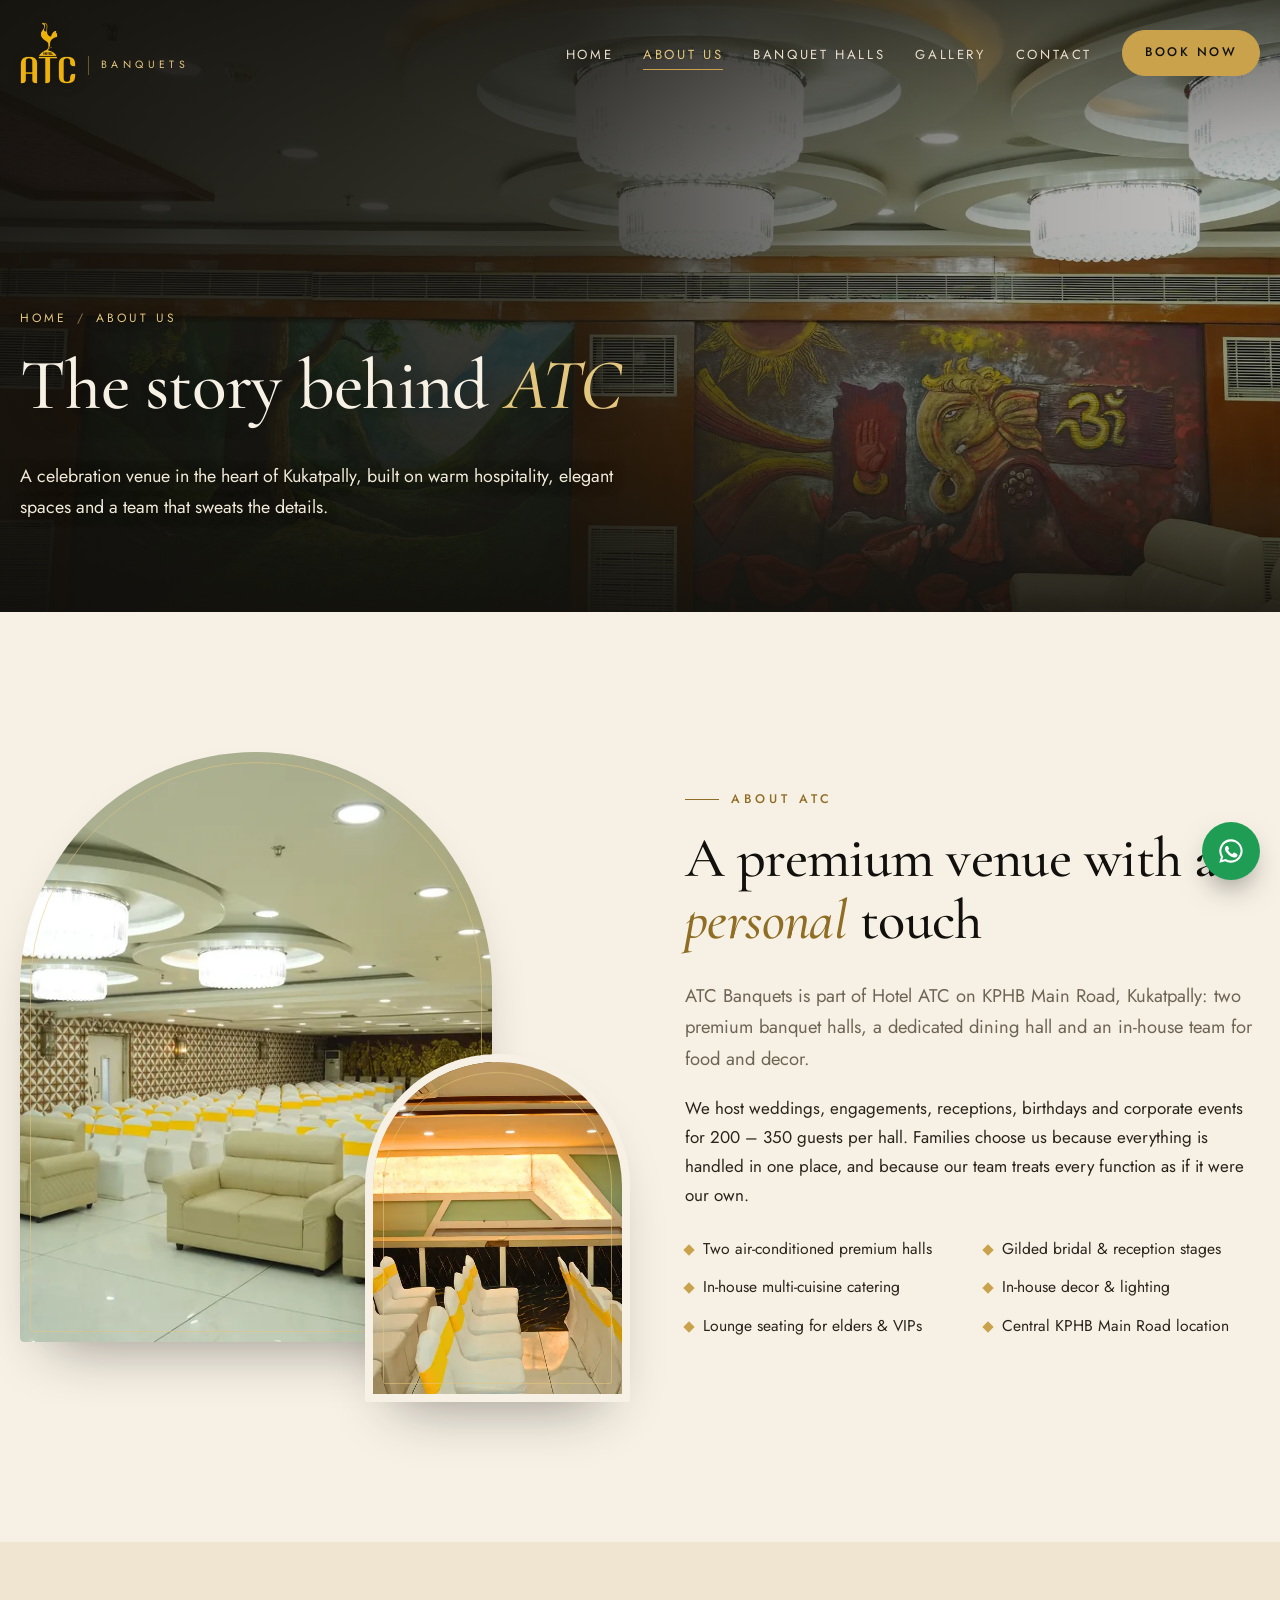
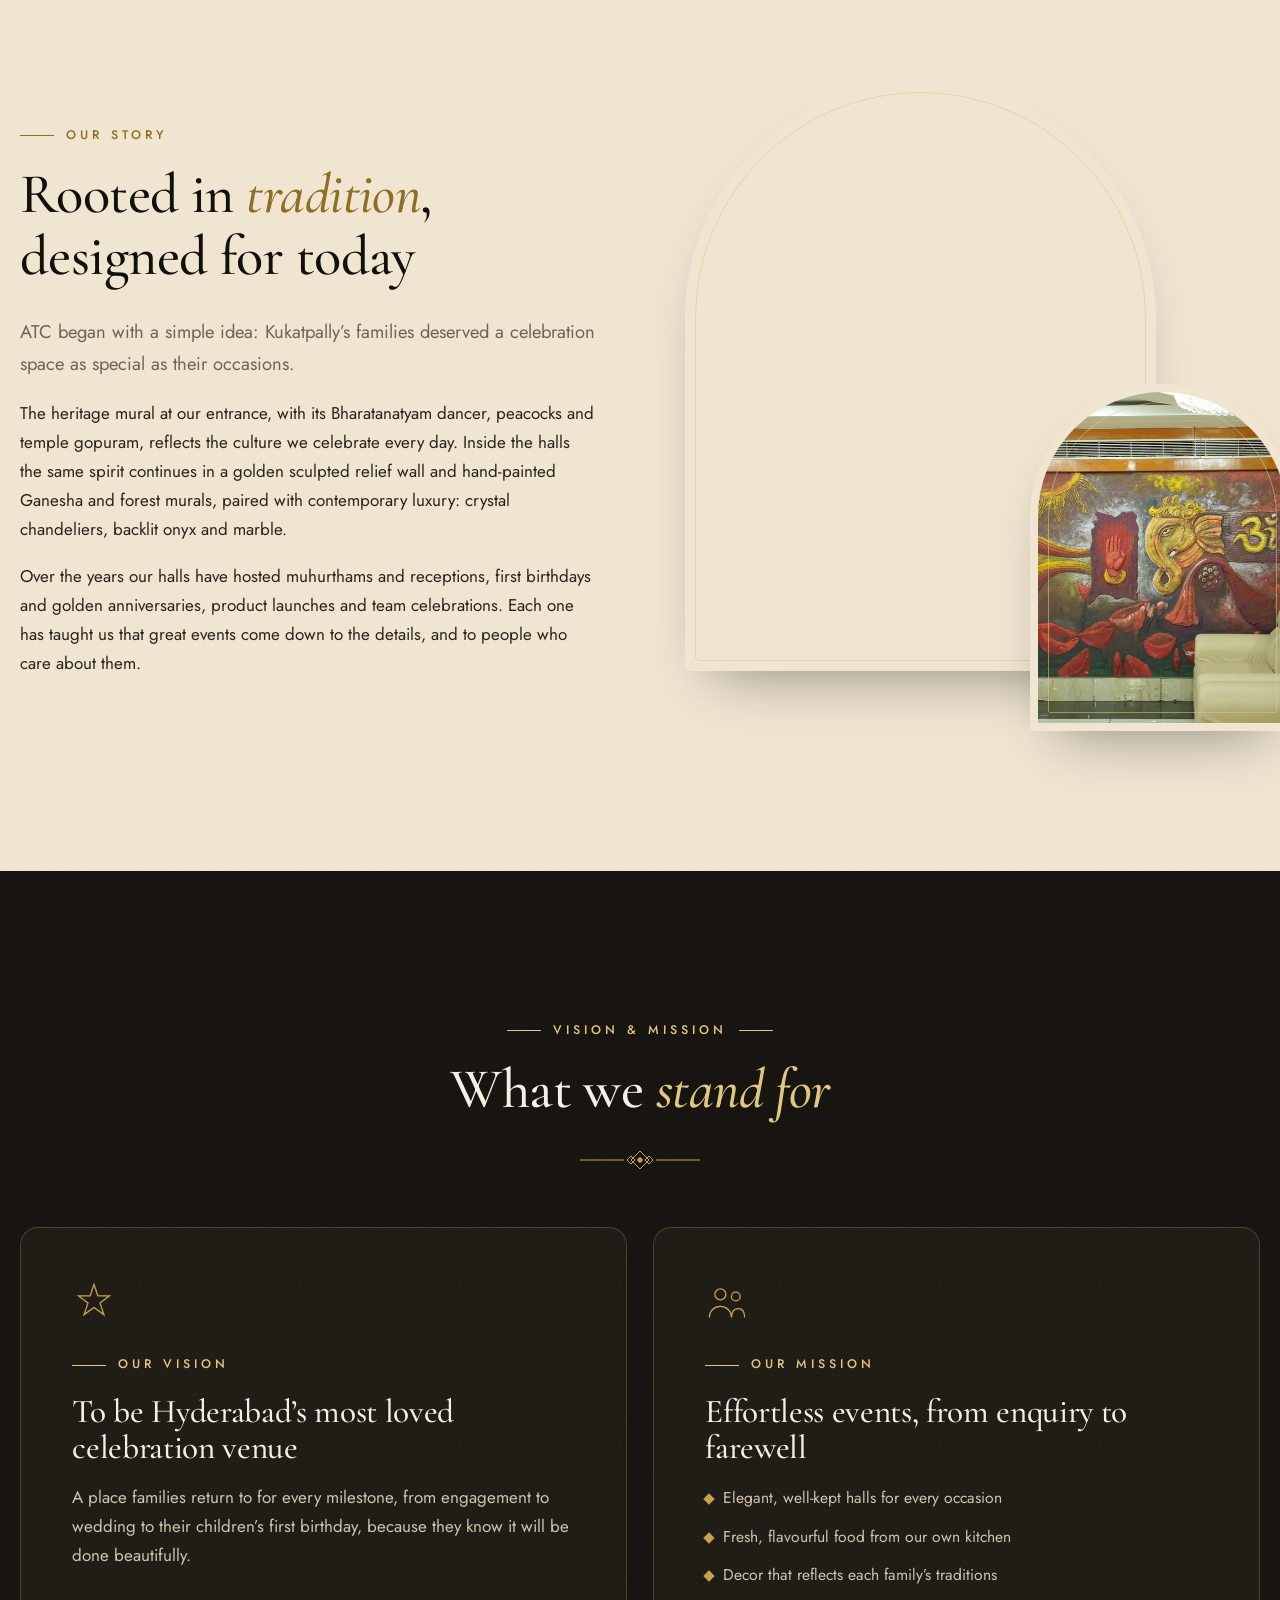
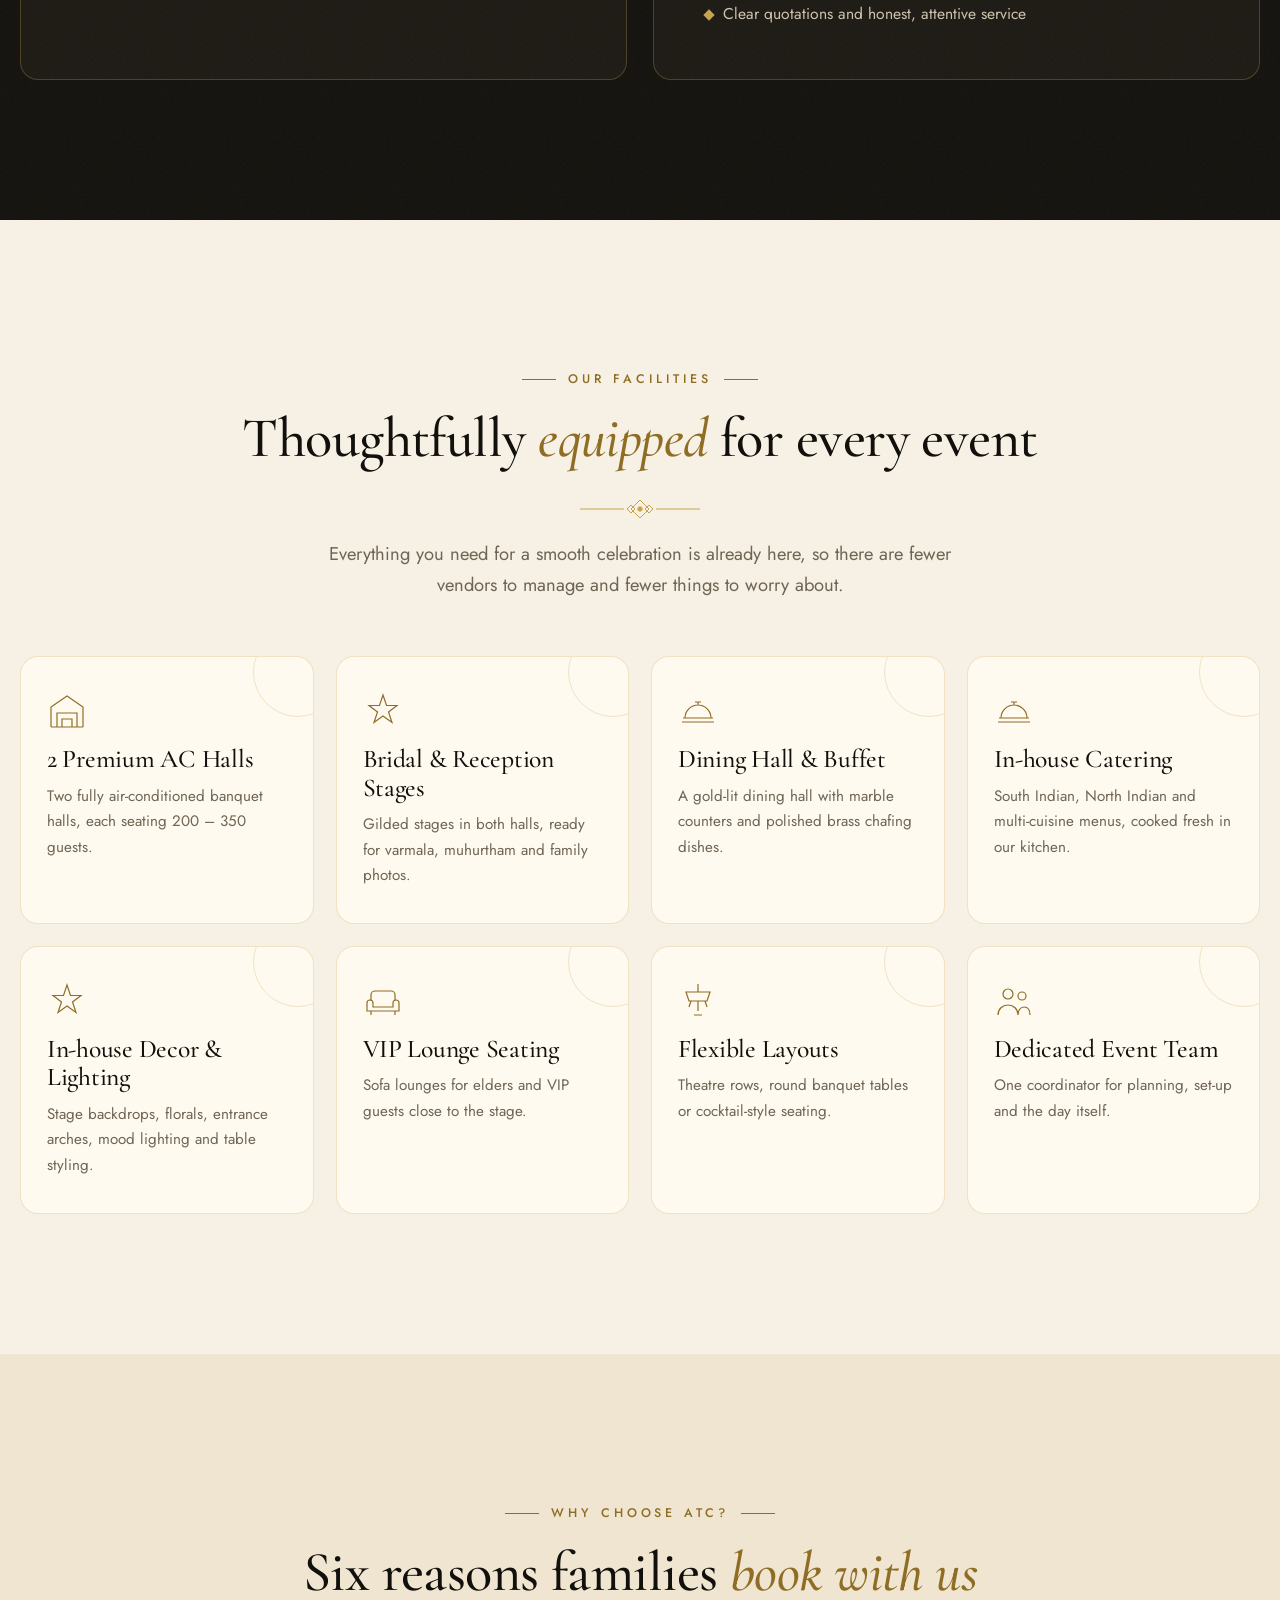
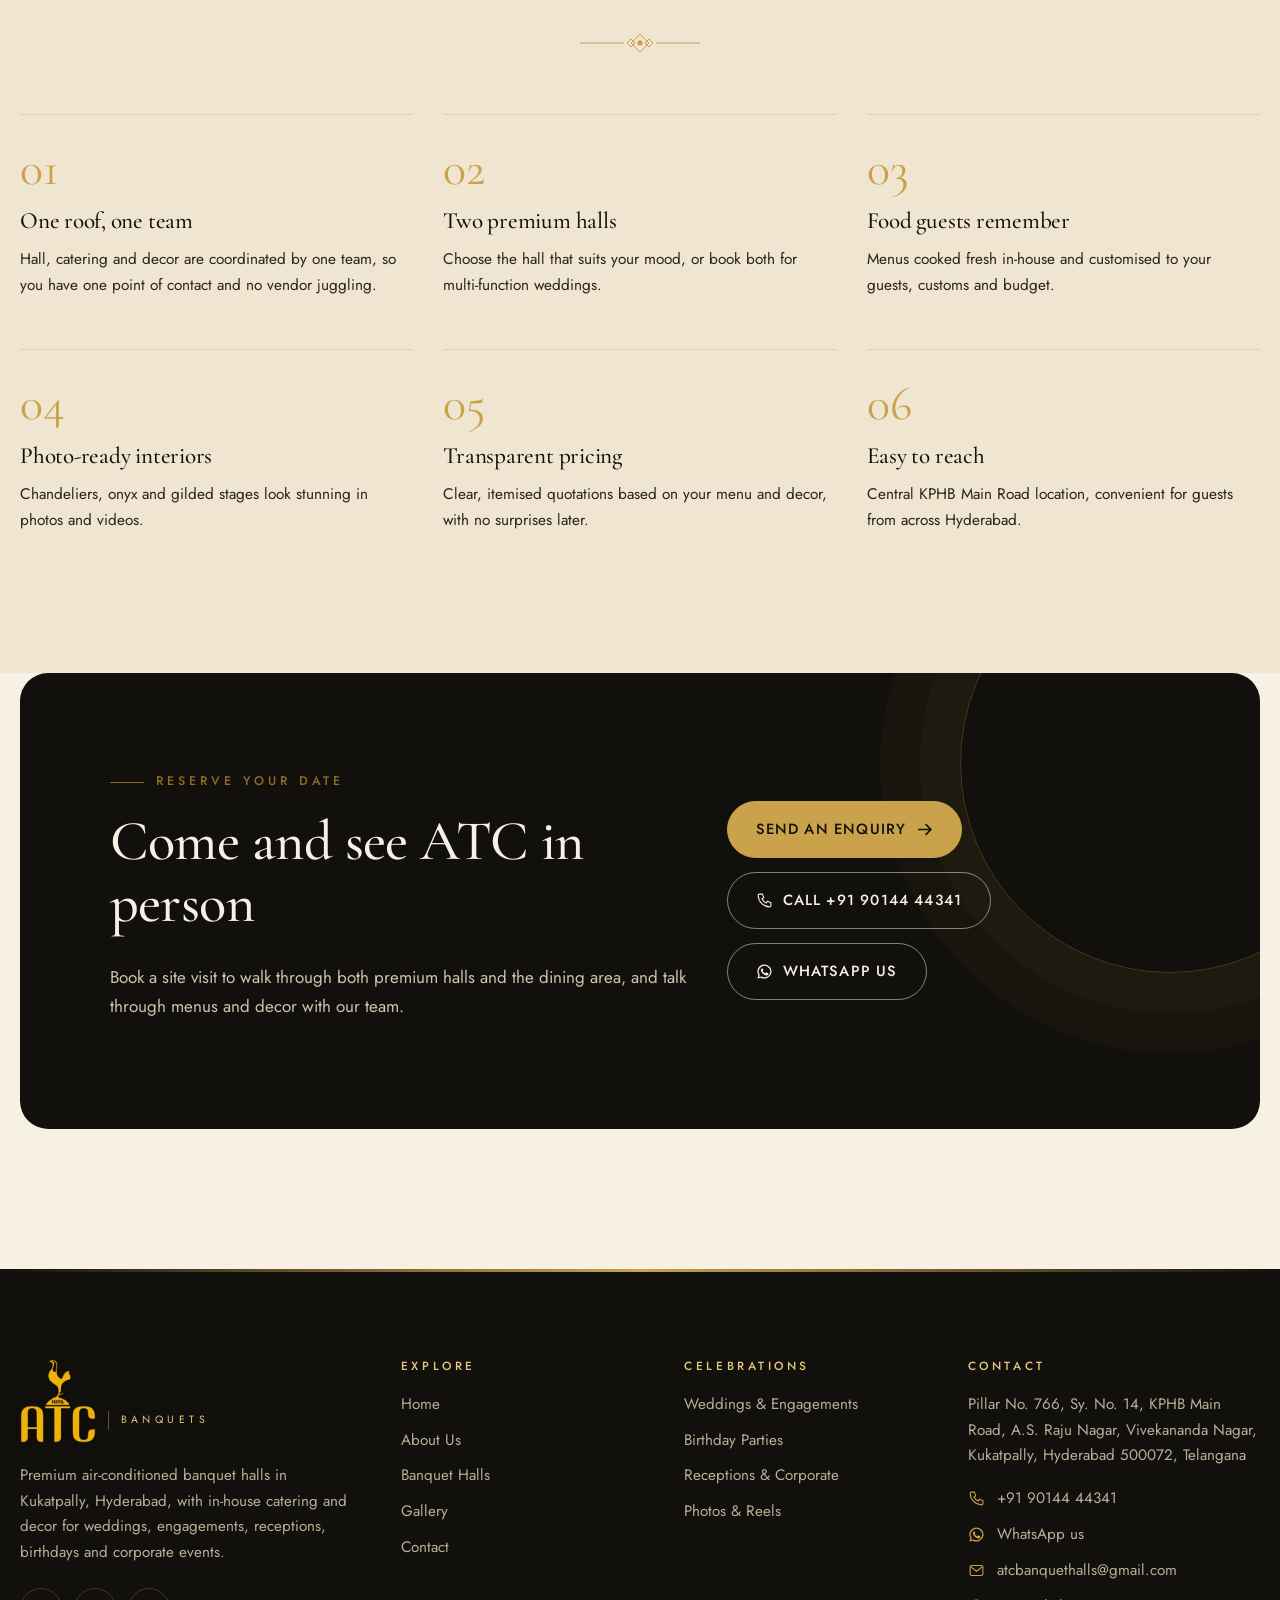
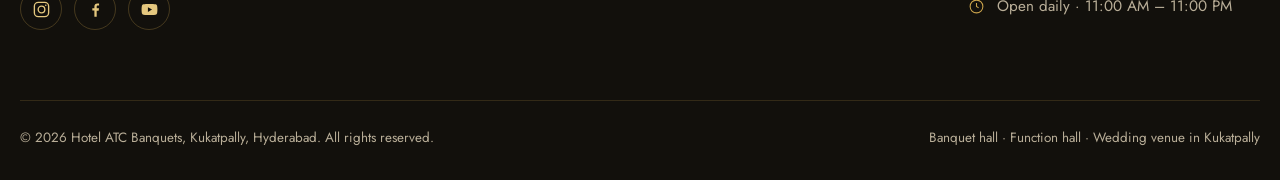
<file: about.html>
<!doctype html>
<html lang="en-IN">
<head>
<meta charset="utf-8">
<meta name="viewport" content="width=device-width, initial-scale=1">
<title>About ATC Banquets | Our Story, Vision &amp; Facilities | Kukatpally</title>
<meta name="description" content="Learn about ATC Banquets in Kukatpally, Hyderabad: our story, vision and mission, premium facilities and why families and companies choose ATC for their events.">
<link rel="canonical" href="https://atcbanquet.netlify.app/about.html">
<meta name="robots" content="index, follow, max-image-preview:large">
<meta name="theme-color" content="#12100c">
<meta name="geo.region" content="IN-TG">
<meta name="geo.placename" content="Kukatpally, Hyderabad">
<meta property="og:type" content="website">
<meta property="og:site_name" content="Hotel ATC Banquets">
<meta property="og:locale" content="en_IN">
<meta property="og:title" content="About ATC Banquets | Our Story, Vision &amp; Facilities | Kukatpally">
<meta property="og:description" content="Learn about ATC Banquets in Kukatpally, Hyderabad: our story, vision and mission, premium facilities and why families and companies choose ATC for their events.">
<meta property="og:url" content="https://atcbanquet.netlify.app/about.html">
<meta property="og:image" content="https://atcbanquet.netlify.app/images/og-hotel-atc-banquets.jpg">
<meta property="og:image:width" content="1200">
<meta property="og:image:height" content="630">
<meta name="twitter:card" content="summary_large_image">
<meta name="twitter:title" content="About ATC Banquets | Our Story, Vision &amp; Facilities | Kukatpally">
<meta name="twitter:description" content="Learn about ATC Banquets in Kukatpally, Hyderabad: our story, vision and mission, premium facilities and why families and companies choose ATC for their events.">
<meta name="twitter:image" content="https://atcbanquet.netlify.app/images/og-hotel-atc-banquets.jpg">
<link rel="icon" href="favicon-32.png" type="image/png" sizes="32x32">
<link rel="icon" href="favicon-512.png" type="image/png" sizes="512x512">
<link rel="apple-touch-icon" href="apple-touch-icon.png">
<link rel="preconnect" href="https://fonts.googleapis.com">
<link rel="preconnect" href="https://fonts.gstatic.com" crossorigin>
<link href="https://fonts.googleapis.com/css2?family=Cormorant+Garamond:ital,wght@0,400;0,500;0,600;1,400;1,500&family=Jost:wght@300;400;500&display=swap" rel="stylesheet">
<link rel="preload" as="image" type="image/webp" imagesrcset="images/hotel-atc-heritage-mural-sm.webp 960w, images/hotel-atc-heritage-mural.webp 1920w" imagesizes="100vw">
<link rel="stylesheet" href="css/style.css">
<script type="application/ld+json">{"@context": "https://schema.org", "@type": "BreadcrumbList", "itemListElement": [{"@type": "ListItem", "position": 1, "name": "Home", "item": "https://atcbanquet.netlify.app/"}, {"@type": "ListItem", "position": 2, "name": "About Us", "item": "https://atcbanquet.netlify.app/about.html"}]}</script>
</head>
<body>
<a class="skip" href="#main">Skip to content</a>
<header class="site-header">
  <nav class="wrap nav" aria-label="Main">
    <a class="brand" href="index.html" aria-label="Hotel ATC Banquets home"><img class="brand-logo" src="images/logo-sm.png" width="216" height="240" alt="Hotel ATC"><span class="brand-text"><span>Banquets</span></span></a>
    <button class="burger" aria-label="Open menu" aria-expanded="false" aria-controls="menu"><span></span><span></span><span></span></button>
    <ul class="menu" id="menu"><li><a href="index.html">Home</a></li><li><a href="about.html" aria-current="page">About Us</a></li><li><a href="banquet-halls.html">Banquet Halls</a></li><li><a href="gallery.html">Gallery</a></li><li><a href="contact.html">Contact</a></li><li><a class="btn" href="contact.html#enquiry">Book Now</a></li></ul>
  </nav>
</header>
<main id="main">

<section class="page-hero">
  <picture><source type="image/webp" srcset="images/hall-murals-crystal-chandeliers-sm.webp 960w, images/hall-murals-crystal-chandeliers.webp 1920w" sizes="100vw"><img src="images/hall-murals-crystal-chandeliers-sm.jpg" srcset="images/hall-murals-crystal-chandeliers-sm.jpg 960w, images/hall-murals-crystal-chandeliers.jpg 1920w" sizes="100vw" width="1920" height="1280" alt="Hand-painted forest and Ganesha murals under crystal chandeliers at ATC Banquets, Kukatpally" fetchpriority="high" decoding="async"></picture>
  <div class="wrap">
    <ol class="crumbs"><li><a href="index.html">Home</a></li><li>About Us</li></ol>
    <h1>The story behind <em class="g">ATC</em></h1>
    <p>A celebration venue in the heart of Kukatpally, built on warm hospitality, elegant spaces and a team that sweats the details.</p>
  </div>
</section>

<!-- About ATC -->
<section class="sec" id="about-atc">
  <div class="wrap split">
    <div class="arch-stack reveal">
      <div class="arch main"><picture><source type="image/webp" srcset="images/premium-hall-02-sofa-lounge-chandeliers-sm.webp 960w, images/premium-hall-02-sofa-lounge-chandeliers.webp 1920w" sizes="(max-width:900px) 90vw, 45vw"><img src="images/premium-hall-02-sofa-lounge-chandeliers-sm.jpg" srcset="images/premium-hall-02-sofa-lounge-chandeliers-sm.jpg 960w, images/premium-hall-02-sofa-lounge-chandeliers.jpg 1920w" sizes="(max-width:900px) 90vw, 45vw" width="1920" height="1280" alt="Cream sofa lounges and decorated chairs under crystal chandeliers at ATC Banquets" loading="lazy" decoding="async"></picture></div>
      <div class="arch small"><picture><source type="image/webp" srcset="images/onyx-buffet-counter-banquet-sm.webp 960w, images/onyx-buffet-counter-banquet.webp 1920w" sizes="(max-width:900px) 45vw, 22vw"><img src="images/onyx-buffet-counter-banquet-sm.jpg" srcset="images/onyx-buffet-counter-banquet-sm.jpg 960w, images/onyx-buffet-counter-banquet.jpg 1920w" sizes="(max-width:900px) 45vw, 22vw" width="1920" height="1280" alt="Backlit onyx buffet counter at ATC Banquets" loading="lazy" decoding="async"></picture></div>
    </div>
    <div class="reveal d1">
      <span class="eyebrow">About ATC</span>
      <h2>A premium venue with a <em class="g">personal</em> touch</h2>
      <p class="lead">ATC Banquets is part of Hotel ATC on KPHB Main Road, Kukatpally: two premium banquet halls, a dedicated dining hall and an in-house team for food and decor.</p>
      <p>We host weddings, engagements, receptions, birthdays and corporate events for 200 &ndash; 350 guests per hall. Families choose us because everything is handled in one place, and because our team treats every function as if it were our own.</p>
      <ul class="ticks">
        <li>Two air-conditioned premium halls</li><li>Gilded bridal &amp; reception stages</li>
        <li>In-house multi-cuisine catering</li><li>In-house decor &amp; lighting</li>
        <li>Lounge seating for elders &amp; VIPs</li><li>Central KPHB Main Road location</li>
      </ul>
    </div>
  </div>
</section>

<!-- Our story -->
<section class="sec tone" id="our-story">
  <div class="wrap split rev">
    <div class="arch-stack reveal">
      <div class="arch main"><picture><source type="image/webp" srcset="images/hotel-atc-heritage-mural-sm.webp 960w, images/hotel-atc-heritage-mural.webp 1920w" sizes="(max-width:900px) 90vw, 45vw"><img src="images/hotel-atc-heritage-mural-sm.jpg" srcset="images/hotel-atc-heritage-mural-sm.jpg 960w, images/hotel-atc-heritage-mural.jpg 1920w" sizes="(max-width:900px) 90vw, 45vw" width="1920" height="1280" alt="The Hotel ATC heritage mural with peacocks and temple gopuram art" loading="lazy" decoding="async"></picture></div>
      <div class="arch small" style="border-color:var(--ivory-2)"><picture><source type="image/webp" srcset="images/ganesha-relief-mural-banquet-hall-sm.webp 960w, images/ganesha-relief-mural-banquet-hall.webp 1920w" sizes="(max-width:900px) 45vw, 22vw"><img src="images/ganesha-relief-mural-banquet-hall-sm.jpg" srcset="images/ganesha-relief-mural-banquet-hall-sm.jpg 960w, images/ganesha-relief-mural-banquet-hall.jpg 1920w" sizes="(max-width:900px) 45vw, 22vw" width="1920" height="1280" alt="Hand-painted Ganesha relief mural inside ATC Premium Hall 02" loading="lazy" decoding="async"></picture></div>
    </div>
    <div class="reveal d1">
      <span class="eyebrow">Our Story</span>
      <h2>Rooted in <em class="g">tradition</em>, designed for today</h2>
      <p class="lead">ATC began with a simple idea: Kukatpally&rsquo;s families deserved a celebration space as special as their occasions.</p>
      <p>The heritage mural at our entrance, with its Bharatanatyam dancer, peacocks and temple gopuram, reflects the culture we celebrate every day. Inside the halls the same spirit continues in a golden sculpted relief wall and hand-painted Ganesha and forest murals, paired with contemporary luxury: crystal chandeliers, backlit onyx and marble.</p>
      <p>Over the years our halls have hosted muhurthams and receptions, first birthdays and golden anniversaries, product launches and team celebrations. Each one has taught us that great events come down to the details, and to people who care about them.</p>
    </div>
  </div>
</section>

<!-- Vision & mission -->
<section class="sec dark grain" id="vision-mission">
  <div class="wrap">
    <div class="center reveal"><span class="eyebrow">Vision &amp; Mission</span><h2>What we <em class="g">stand for</em></h2><svg class="kolam" viewBox="0 0 120 22" fill="none" stroke="currentColor" stroke-width="1" aria-hidden="true"><path d="M0 11h44M76 11h44"/><path d="M60 2l9 9-9 9-9-9z"/><circle cx="60" cy="11" r="2.2" fill="currentColor"/><path d="M47 11l4-4 4 4-4 4zM65 11l4-4 4 4-4 4z"/></svg></div>
    <div class="vm">
      <article class="vm-card reveal"><span class="vm-ic"><svg viewBox="0 0 40 40" fill="none" stroke="currentColor" stroke-width="1.2" aria-hidden="true"><path d="M20 4l3.5 10.5H34l-8.5 6.5 3.5 10.5-9-6.5-9 6.5 3.5-10.5L6 14.5h10.5z"/></svg></span><span class="eyebrow">Our Vision</span><h3>To be Hyderabad&rsquo;s most loved celebration venue</h3><p>A place families return to for every milestone, from engagement to wedding to their children&rsquo;s first birthday, because they know it will be done beautifully.</p></article>
      <article class="vm-card reveal d1"><span class="vm-ic"><svg viewBox="0 0 40 40" fill="none" stroke="currentColor" stroke-width="1.2" aria-hidden="true"><circle cx="14" cy="13" r="5"/><circle cx="28" cy="15" r="4"/><path d="M4 34c0-6 4.5-10 10-10s10 4 10 10M24 34c0-4 2-8 6-8s6 3 6 8"/></svg></span><span class="eyebrow">Our Mission</span><h3>Effortless events, from enquiry to farewell</h3><ul class="ticks one"><li>Elegant, well-kept halls for every occasion</li><li>Fresh, flavourful food from our own kitchen</li><li>Decor that reflects each family&rsquo;s traditions</li><li>Clear quotations and honest, attentive service</li></ul></article>
    </div>
  </div>
</section>

<!-- Our facilities -->
<section class="sec" id="facilities">
  <div class="wrap">
    <div class="center reveal"><span class="eyebrow">Our Facilities</span><h2>Thoughtfully <em class="g">equipped</em> for every event</h2><svg class="kolam" viewBox="0 0 120 22" fill="none" stroke="currentColor" stroke-width="1" aria-hidden="true"><path d="M0 11h44M76 11h44"/><path d="M60 2l9 9-9 9-9-9z"/><circle cx="60" cy="11" r="2.2" fill="currentColor"/><path d="M47 11l4-4 4 4-4 4zM65 11l4-4 4 4-4 4z"/></svg><p class="lead">Everything you need for a smooth celebration is already here, so there are fewer vendors to manage and fewer things to worry about.</p></div>
    <div class="occasions facilities"><article class="occ reveal"><span class="occ-ic"><svg viewBox="0 0 40 40" fill="none" stroke="currentColor" stroke-width="1.2" aria-hidden="true"><path d="M4 36V16L20 5l16 11v20M4 36h32M10 36V22h20v14M15 36v-8h10v8"/></svg></span><h3>2 Premium AC Halls</h3><p>Two fully air-conditioned banquet halls, each seating 200 &ndash; 350 guests.</p></article><article class="occ reveal d1"><span class="occ-ic"><svg viewBox="0 0 40 40" fill="none" stroke="currentColor" stroke-width="1.2" aria-hidden="true"><path d="M20 4l3.5 10.5H34l-8.5 6.5 3.5 10.5-9-6.5-9 6.5 3.5-10.5L6 14.5h10.5z"/></svg></span><h3>Bridal &amp; Reception Stages</h3><p>Gilded stages in both halls, ready for varmala, muhurtham and family photos.</p></article><article class="occ reveal d2"><span class="occ-ic"><svg viewBox="0 0 40 40" fill="none" stroke="currentColor" stroke-width="1.2" aria-hidden="true"><path d="M5 27h30M7 27a13 13 0 0 1 26 0M20 14v-3M17 11h6M4 31h32"/></svg></span><h3>Dining Hall &amp; Buffet</h3><p>A gold-lit dining hall with marble counters and polished brass chafing dishes.</p></article><article class="occ reveal d3"><span class="occ-ic"><svg viewBox="0 0 40 40" fill="none" stroke="currentColor" stroke-width="1.2" aria-hidden="true"><path d="M5 27h30M7 27a13 13 0 0 1 26 0M20 14v-3M17 11h6M4 31h32"/></svg></span><h3>In-house Catering</h3><p>South Indian, North Indian and multi-cuisine menus, cooked fresh in our kitchen.</p></article><article class="occ reveal"><span class="occ-ic"><svg viewBox="0 0 40 40" fill="none" stroke="currentColor" stroke-width="1.2" aria-hidden="true"><path d="M20 4l3.5 10.5H34l-8.5 6.5 3.5 10.5-9-6.5-9 6.5 3.5-10.5L6 14.5h10.5z"/></svg></span><h3>In-house Decor &amp; Lighting</h3><p>Stage backdrops, florals, entrance arches, mood lighting and table styling.</p></article><article class="occ reveal d1"><span class="occ-ic"><svg viewBox="0 0 40 40" fill="none" stroke="currentColor" stroke-width="1.2" aria-hidden="true"><path d="M8 20v-6a4 4 0 0 1 4-4h16a4 4 0 0 1 4 4v6M4 22a3 3 0 0 1 6 0v4h20v-4a3 3 0 0 1 6 0v8H4zM8 30v4M32 30v4"/></svg></span><h3>VIP Lounge Seating</h3><p>Sofa lounges for elders and VIP guests close to the stage.</p></article><article class="occ reveal d2"><span class="occ-ic"><svg viewBox="0 0 40 40" fill="none" stroke="currentColor" stroke-width="1.2" aria-hidden="true"><path d="M20 3v8M8 11h24l-3 9H11zM13 20l-2 6M27 20l2 6M20 20v10M16 34h8"/></svg></span><h3>Flexible Layouts</h3><p>Theatre rows, round banquet tables or cocktail-style seating.</p></article><article class="occ reveal d3"><span class="occ-ic"><svg viewBox="0 0 40 40" fill="none" stroke="currentColor" stroke-width="1.2" aria-hidden="true"><circle cx="14" cy="13" r="5"/><circle cx="28" cy="15" r="4"/><path d="M4 34c0-6 4.5-10 10-10s10 4 10 10M24 34c0-4 2-8 6-8s6 3 6 8"/></svg></span><h3>Dedicated Event Team</h3><p>One coordinator for planning, set-up and the day itself.</p></article></div>
  </div>
</section>

<!-- Why choose ATC -->
<section class="sec tone" id="why-atc">
  <div class="wrap">
    <div class="center reveal"><span class="eyebrow">Why Choose ATC?</span><h2>Six reasons families <em class="g">book with us</em></h2><svg class="kolam" viewBox="0 0 120 22" fill="none" stroke="currentColor" stroke-width="1" aria-hidden="true"><path d="M0 11h44M76 11h44"/><path d="M60 2l9 9-9 9-9-9z"/><circle cx="60" cy="11" r="2.2" fill="currentColor"/><path d="M47 11l4-4 4 4-4 4zM65 11l4-4 4 4-4 4z"/></svg></div>
    <div class="steps reasons">
      <div class="step reveal"><h3>One roof, one team</h3><p>Hall, catering and decor are coordinated by one team, so you have one point of contact and no vendor juggling.</p></div>
      <div class="step reveal d1"><h3>Two premium halls</h3><p>Choose the hall that suits your mood, or book both for multi-function weddings.</p></div>
      <div class="step reveal d2"><h3>Food guests remember</h3><p>Menus cooked fresh in-house and customised to your guests, customs and budget.</p></div>
      <div class="step reveal"><h3>Photo-ready interiors</h3><p>Chandeliers, onyx and gilded stages look stunning in photos and videos.</p></div>
      <div class="step reveal d1"><h3>Transparent pricing</h3><p>Clear, itemised quotations based on your menu and decor, with no surprises later.</p></div>
      <div class="step reveal d2"><h3>Easy to reach</h3><p>Central KPHB Main Road location, convenient for guests from across Hyderabad.</p></div>
    </div>
  </div>
</section>

<section class="sec cta-sec"><div class="wrap"><div class="cta reveal">
  <div><span class="eyebrow">Reserve your date</span><h2>Come and see ATC in person</h2><p>Book a site visit to walk through both premium halls and the dining area, and talk through menus and decor with our team.</p></div>
  <div class="cta-actions"><a class="btn" href="contact.html#enquiry">Send an Enquiry <svg viewBox="0 0 16 16" fill="none" stroke="currentColor" stroke-width="1.5" aria-hidden="true"><path d="M2 8h12M9 3l5 5-5 5"/></svg></a><a class="btn ghost" href="tel:+919014444341"><svg viewBox="0 0 24 24" fill="none" stroke="currentColor" stroke-width="1.5" aria-hidden="true"><path d="M5 3h4l2 5-2.5 1.5a11 11 0 0 0 6 6L16 13l5 2v4a2 2 0 0 1-2 2A17 17 0 0 1 3 5a2 2 0 0 1 2-2z"/></svg> Call +91 90144 44341</a><a class="btn ghost" href="https://wa.me/919014444341?text=Hi%2C%20I%27d%20like%20to%20enquire%20about%20booking%20a%20banquet%20hall%20at%20ATC" target="_blank" rel="noopener"><svg viewBox="0 0 24 24" fill="currentColor" aria-hidden="true"><path d="M12 2a10 10 0 0 0-8.6 15.1L2 22l5-1.3A10 10 0 1 0 12 2zm0 18.2a8.2 8.2 0 0 1-4.2-1.1l-.3-.2-3 .8.8-2.9-.2-.3A8.2 8.2 0 1 1 12 20.2zm4.5-6.1c-.2-.1-1.5-.7-1.7-.8s-.4-.1-.6.1-.7.8-.8 1-.3.2-.5.1a6.7 6.7 0 0 1-3.3-2.9c-.3-.4.3-.4.7-1.3.1-.2 0-.3 0-.4l-.8-1.8c-.2-.5-.4-.4-.6-.4h-.5a1 1 0 0 0-.7.3 3 3 0 0 0-.9 2.2 5.2 5.2 0 0 0 1.1 2.7 11.8 11.8 0 0 0 4.5 4c1.7.7 2.3.8 3.2.6a2.7 2.7 0 0 0 1.8-1.3 2.2 2.2 0 0 0 .1-1.3c0-.1-.2-.2-.5-.3z"/></svg> WhatsApp Us</a></div>
</div></div></section>
</main>
<footer class="site-footer">
  <div class="wrap foot">
    <div>
      <a class="brand" href="index.html"><img class="brand-logo" src="images/logo-sm.png" width="216" height="240" alt="Hotel ATC"><span class="brand-text"><span>Banquets</span></span></a>
      <p>Premium air-conditioned banquet halls in Kukatpally, Hyderabad, with in-house catering and decor for weddings, engagements, receptions, birthdays and corporate events.</p>
      <div class="social"><a href="https://www.instagram.com/explore/search/keyword/?q=hotel%20atc%20kukatpally" target="_blank" rel="noopener" aria-label="ATC on Instagram"><svg viewBox="0 0 24 24" fill="none" stroke="currentColor" stroke-width="1.7" aria-hidden="true"><rect x="3" y="3" width="18" height="18" rx="5"/><circle cx="12" cy="12" r="4.2"/><circle cx="17.4" cy="6.6" r="1" fill="currentColor" stroke="none"/></svg></a><a href="https://www.facebook.com/p/Hotel-ATC-100093467967816/" target="_blank" rel="noopener" aria-label="ATC on Facebook"><svg viewBox="0 0 24 24" fill="currentColor" aria-hidden="true"><path d="M13.5 21v-7.5h2.5l.4-3h-2.9V8.6c0-.9.3-1.5 1.5-1.5h1.5V4.4c-.3 0-1.2-.1-2.2-.1-2.2 0-3.7 1.3-3.7 3.8v2.3H8v3h2.6V21z"/></svg></a><a href="https://www.youtube.com/results?search_query=hotel+atc+kukatpally" target="_blank" rel="noopener" aria-label="ATC on YouTube"><svg viewBox="0 0 24 24" fill="currentColor" aria-hidden="true"><path d="M21.6 7.2a2.5 2.5 0 0 0-1.8-1.8C18.2 5 12 5 12 5s-6.2 0-7.8.4a2.5 2.5 0 0 0-1.8 1.8C2 8.8 2 12 2 12s0 3.2.4 4.8a2.5 2.5 0 0 0 1.8 1.8C5.8 19 12 19 12 19s6.2 0 7.8-.4a2.5 2.5 0 0 0 1.8-1.8c.4-1.6.4-4.8.4-4.8s0-3.2-.4-4.8zM10 15V9l5.2 3z"/></svg></a></div>
    </div>
    <div><h4>Explore</h4><ul><li><a href="index.html">Home</a></li><li><a href="about.html">About Us</a></li><li><a href="banquet-halls.html">Banquet Halls</a></li><li><a href="gallery.html">Gallery</a></li><li><a href="contact.html">Contact</a></li></ul></div>
    <div><h4>Celebrations</h4><ul><li><a href="banquet-halls.html#weddings">Weddings &amp; Engagements</a></li><li><a href="banquet-halls.html#birthdays">Birthday Parties</a></li><li><a href="banquet-halls.html#receptions">Receptions &amp; Corporate</a></li><li><a href="gallery.html">Photos &amp; Reels</a></li></ul></div>
    <div><h4>Contact</h4>
      <address style="font-style:normal"><p>Pillar No. 766, Sy. No. 14, KPHB Main Road, A.S. Raju Nagar, Vivekananda Nagar,<br>Kukatpally, Hyderabad 500072, Telangana</p></address>
      <ul class="foot-contact"><li><svg viewBox="0 0 24 24" fill="none" stroke="currentColor" stroke-width="1.5" aria-hidden="true"><path d="M5 3h4l2 5-2.5 1.5a11 11 0 0 0 6 6L16 13l5 2v4a2 2 0 0 1-2 2A17 17 0 0 1 3 5a2 2 0 0 1 2-2z"/></svg><a href="tel:+919014444341">+91 90144 44341</a></li><li><svg viewBox="0 0 24 24" fill="currentColor" aria-hidden="true"><path d="M12 2a10 10 0 0 0-8.6 15.1L2 22l5-1.3A10 10 0 1 0 12 2zm0 18.2a8.2 8.2 0 0 1-4.2-1.1l-.3-.2-3 .8.8-2.9-.2-.3A8.2 8.2 0 1 1 12 20.2zm4.5-6.1c-.2-.1-1.5-.7-1.7-.8s-.4-.1-.6.1-.7.8-.8 1-.3.2-.5.1a6.7 6.7 0 0 1-3.3-2.9c-.3-.4.3-.4.7-1.3.1-.2 0-.3 0-.4l-.8-1.8c-.2-.5-.4-.4-.6-.4h-.5a1 1 0 0 0-.7.3 3 3 0 0 0-.9 2.2 5.2 5.2 0 0 0 1.1 2.7 11.8 11.8 0 0 0 4.5 4c1.7.7 2.3.8 3.2.6a2.7 2.7 0 0 0 1.8-1.3 2.2 2.2 0 0 0 .1-1.3c0-.1-.2-.2-.5-.3z"/></svg><a href="https://wa.me/919014444341?text=Hi%2C%20I%27d%20like%20to%20enquire%20about%20booking%20a%20banquet%20hall%20at%20ATC" target="_blank" rel="noopener">WhatsApp us</a></li><li><svg viewBox="0 0 24 24" fill="none" stroke="currentColor" stroke-width="1.5" aria-hidden="true"><rect x="3" y="5" width="18" height="14" rx="2"/><path d="M3.5 6.5L12 13l8.5-6.5"/></svg><a href="mailto:atcbanquethalls@gmail.com">atcbanquethalls@gmail.com</a></li><li><svg viewBox="0 0 24 24" fill="none" stroke="currentColor" stroke-width="1.5" aria-hidden="true"><circle cx="12" cy="12" r="9"/><path d="M12 7v5l3 2"/></svg><span>Open daily &middot; 11:00 AM &ndash; 11:00 PM</span></li></ul>
    </div>
  </div>
  <div class="wrap foot-bottom"><span>&copy; <span id="year">2026</span> Hotel ATC Banquets, Kukatpally, Hyderabad. All rights reserved.</span><span>Banquet hall &middot; Function hall &middot; Wedding venue in Kukatpally</span></div>
</footer>
<a class="float-wa" href="https://wa.me/919014444341?text=Hi%2C%20I%27d%20like%20to%20enquire%20about%20booking%20a%20banquet%20hall%20at%20ATC" target="_blank" rel="noopener" aria-label="Chat on WhatsApp"><svg viewBox="0 0 24 24" fill="currentColor" aria-hidden="true"><path d="M12 2a10 10 0 0 0-8.6 15.1L2 22l5-1.3A10 10 0 1 0 12 2zm0 18.2a8.2 8.2 0 0 1-4.2-1.1l-.3-.2-3 .8.8-2.9-.2-.3A8.2 8.2 0 1 1 12 20.2zm4.5-6.1c-.2-.1-1.5-.7-1.7-.8s-.4-.1-.6.1-.7.8-.8 1-.3.2-.5.1a6.7 6.7 0 0 1-3.3-2.9c-.3-.4.3-.4.7-1.3.1-.2 0-.3 0-.4l-.8-1.8c-.2-.5-.4-.4-.6-.4h-.5a1 1 0 0 0-.7.3 3 3 0 0 0-.9 2.2 5.2 5.2 0 0 0 1.1 2.7 11.8 11.8 0 0 0 4.5 4c1.7.7 2.3.8 3.2.6a2.7 2.7 0 0 0 1.8-1.3 2.2 2.2 0 0 0 .1-1.3c0-.1-.2-.2-.5-.3z"/></svg></a>
<script src="js/main.js" defer></script>
</body>
</html>
</file>
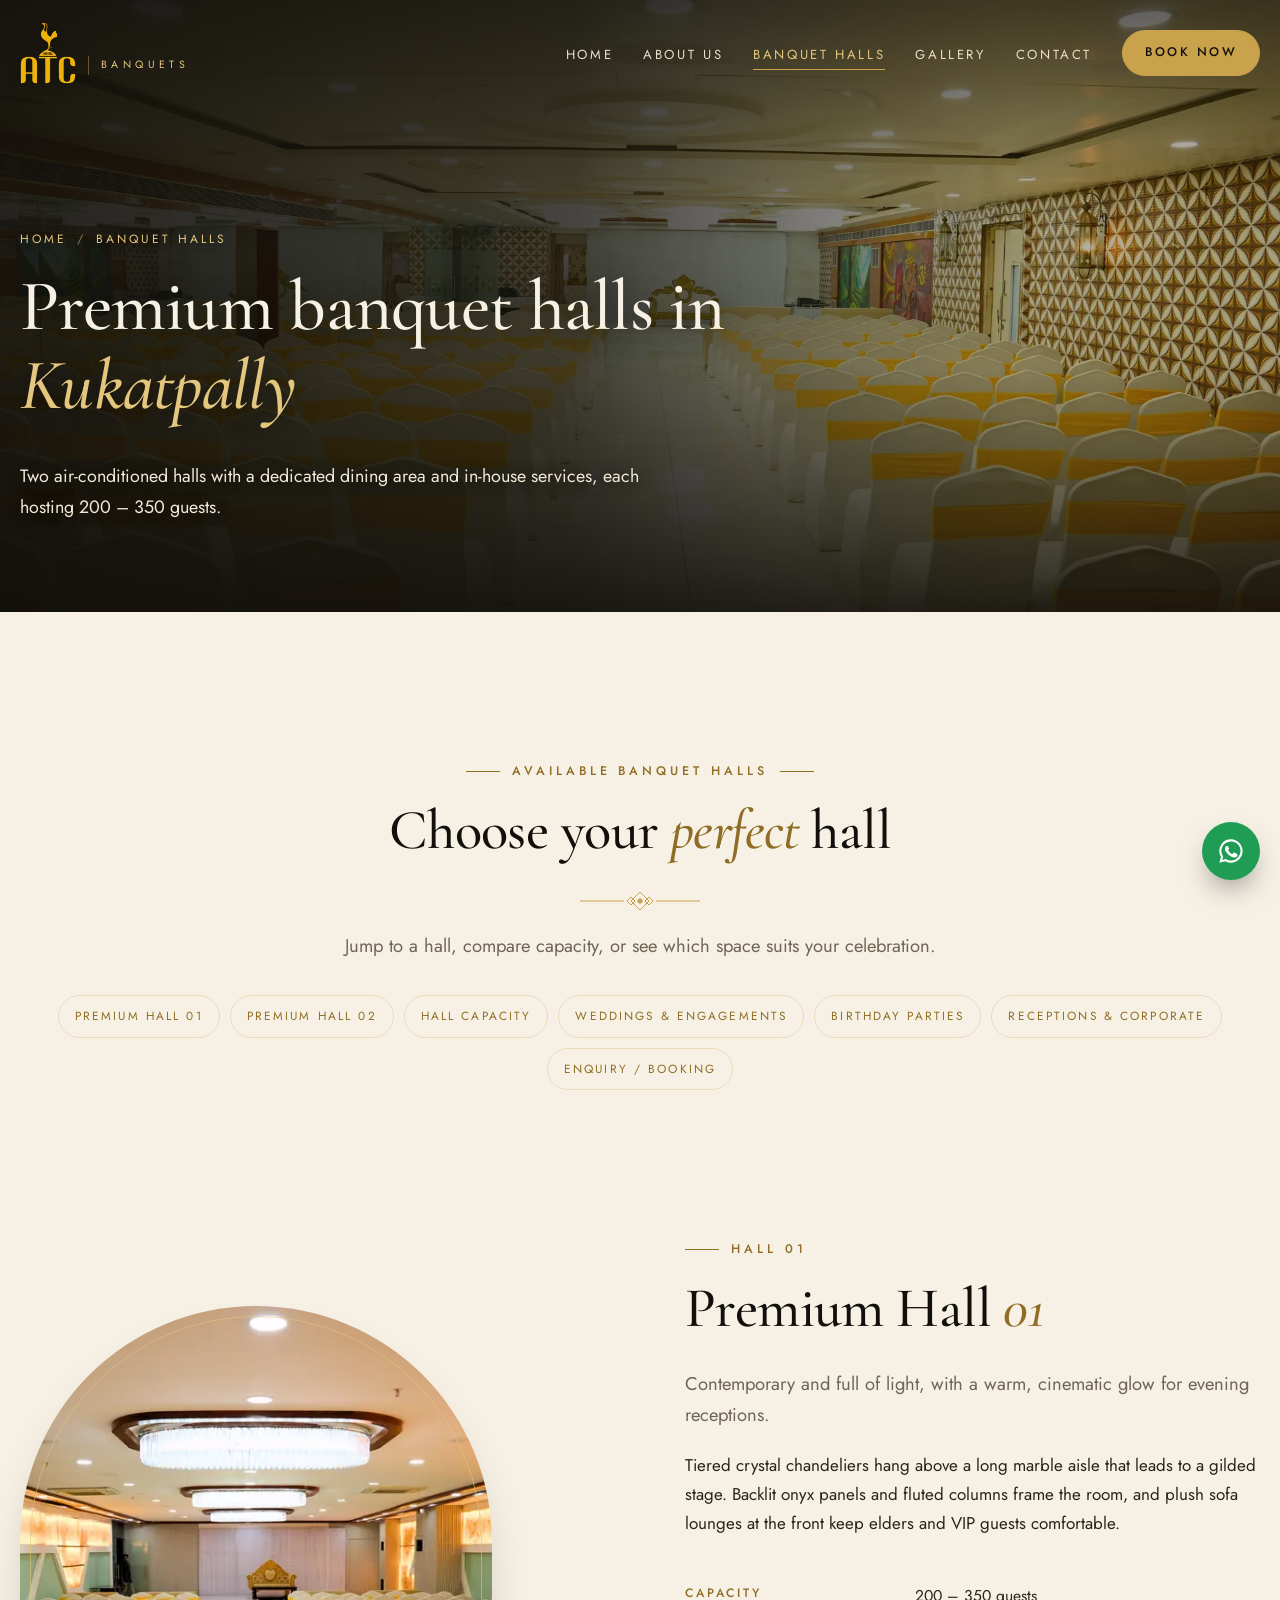
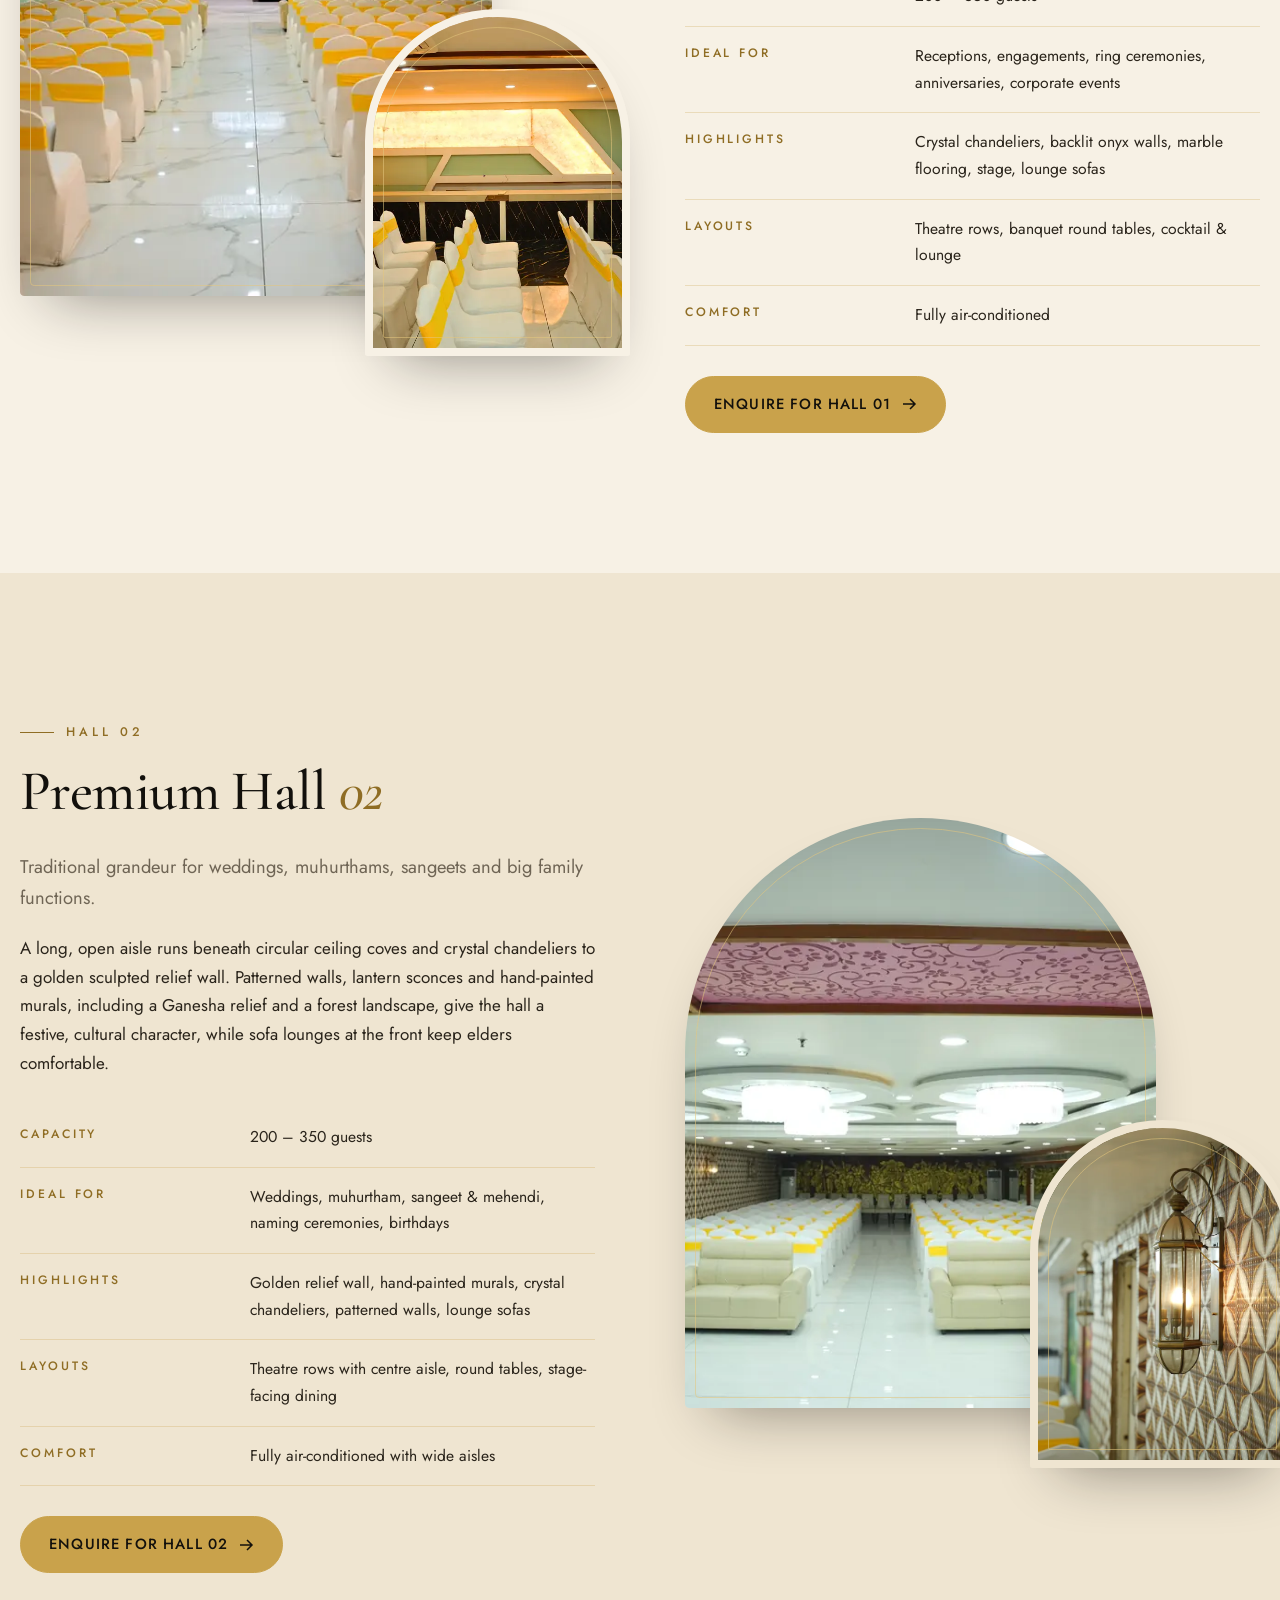
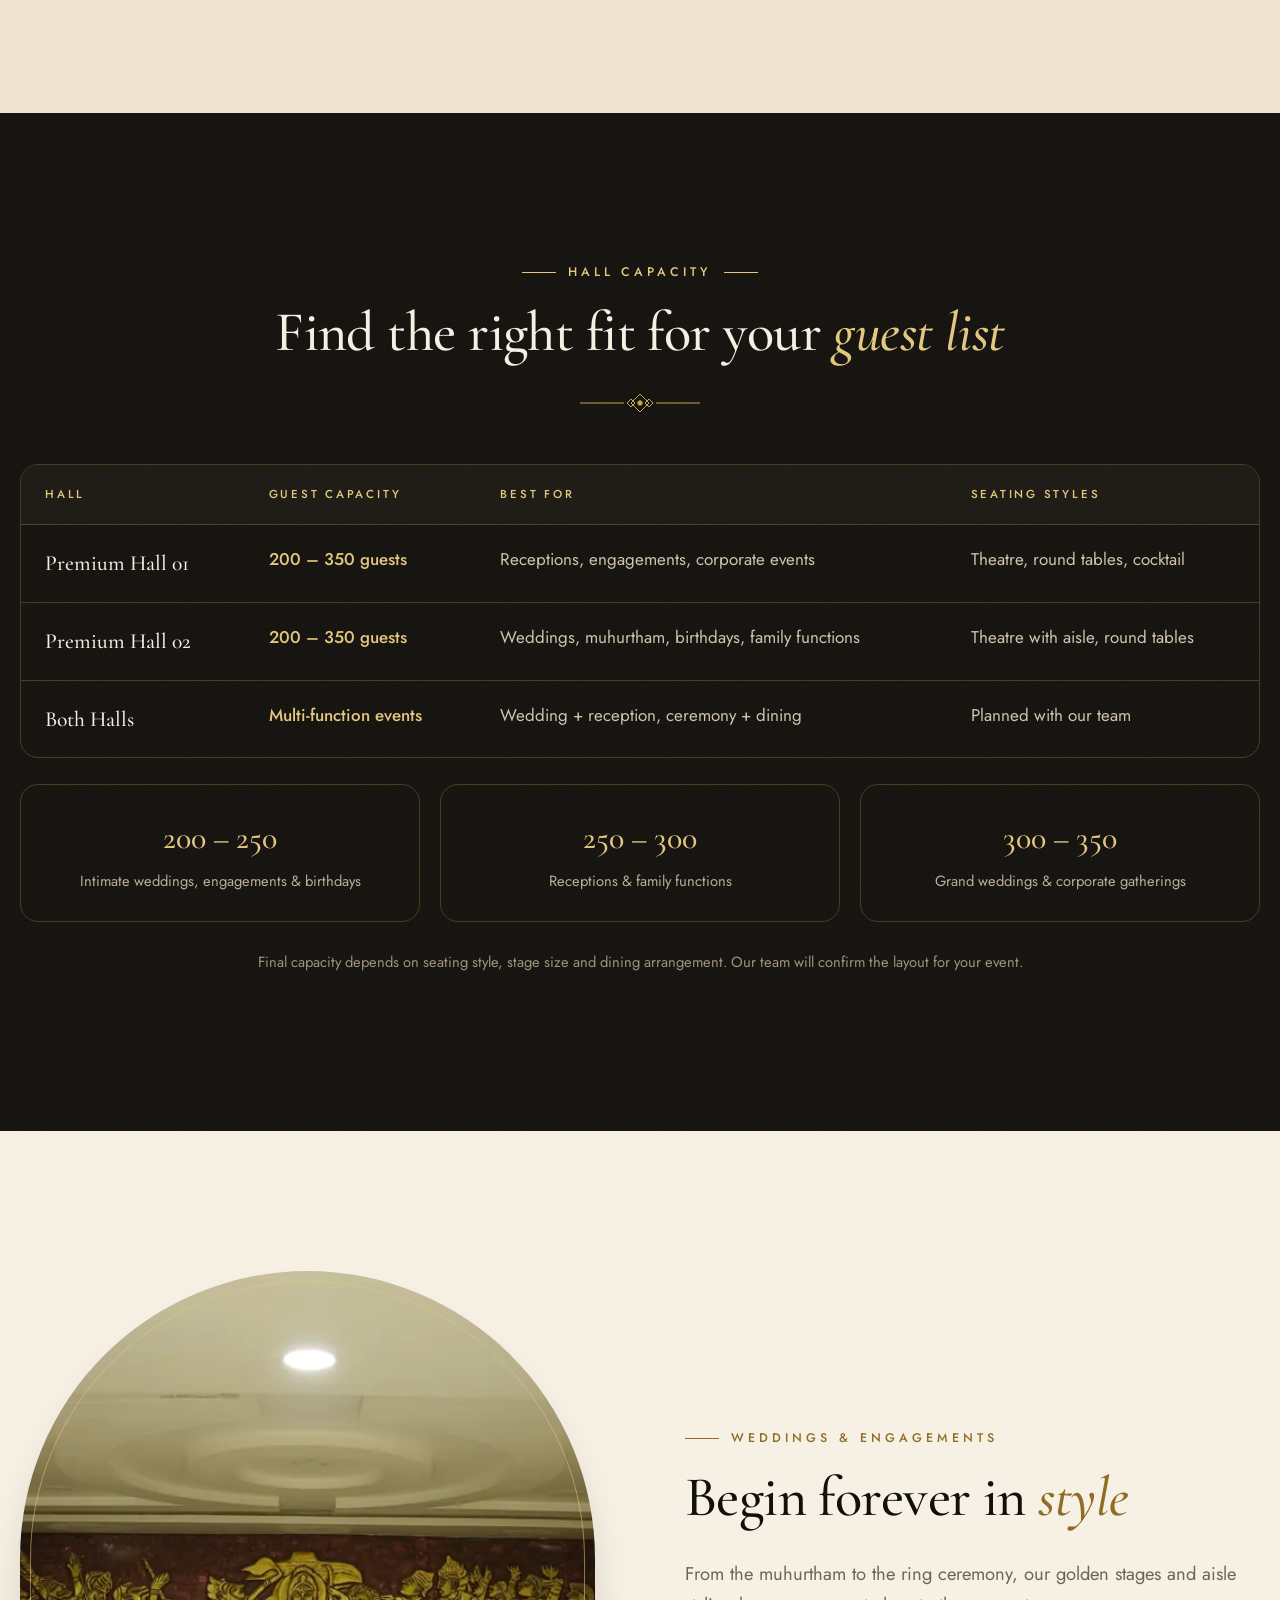
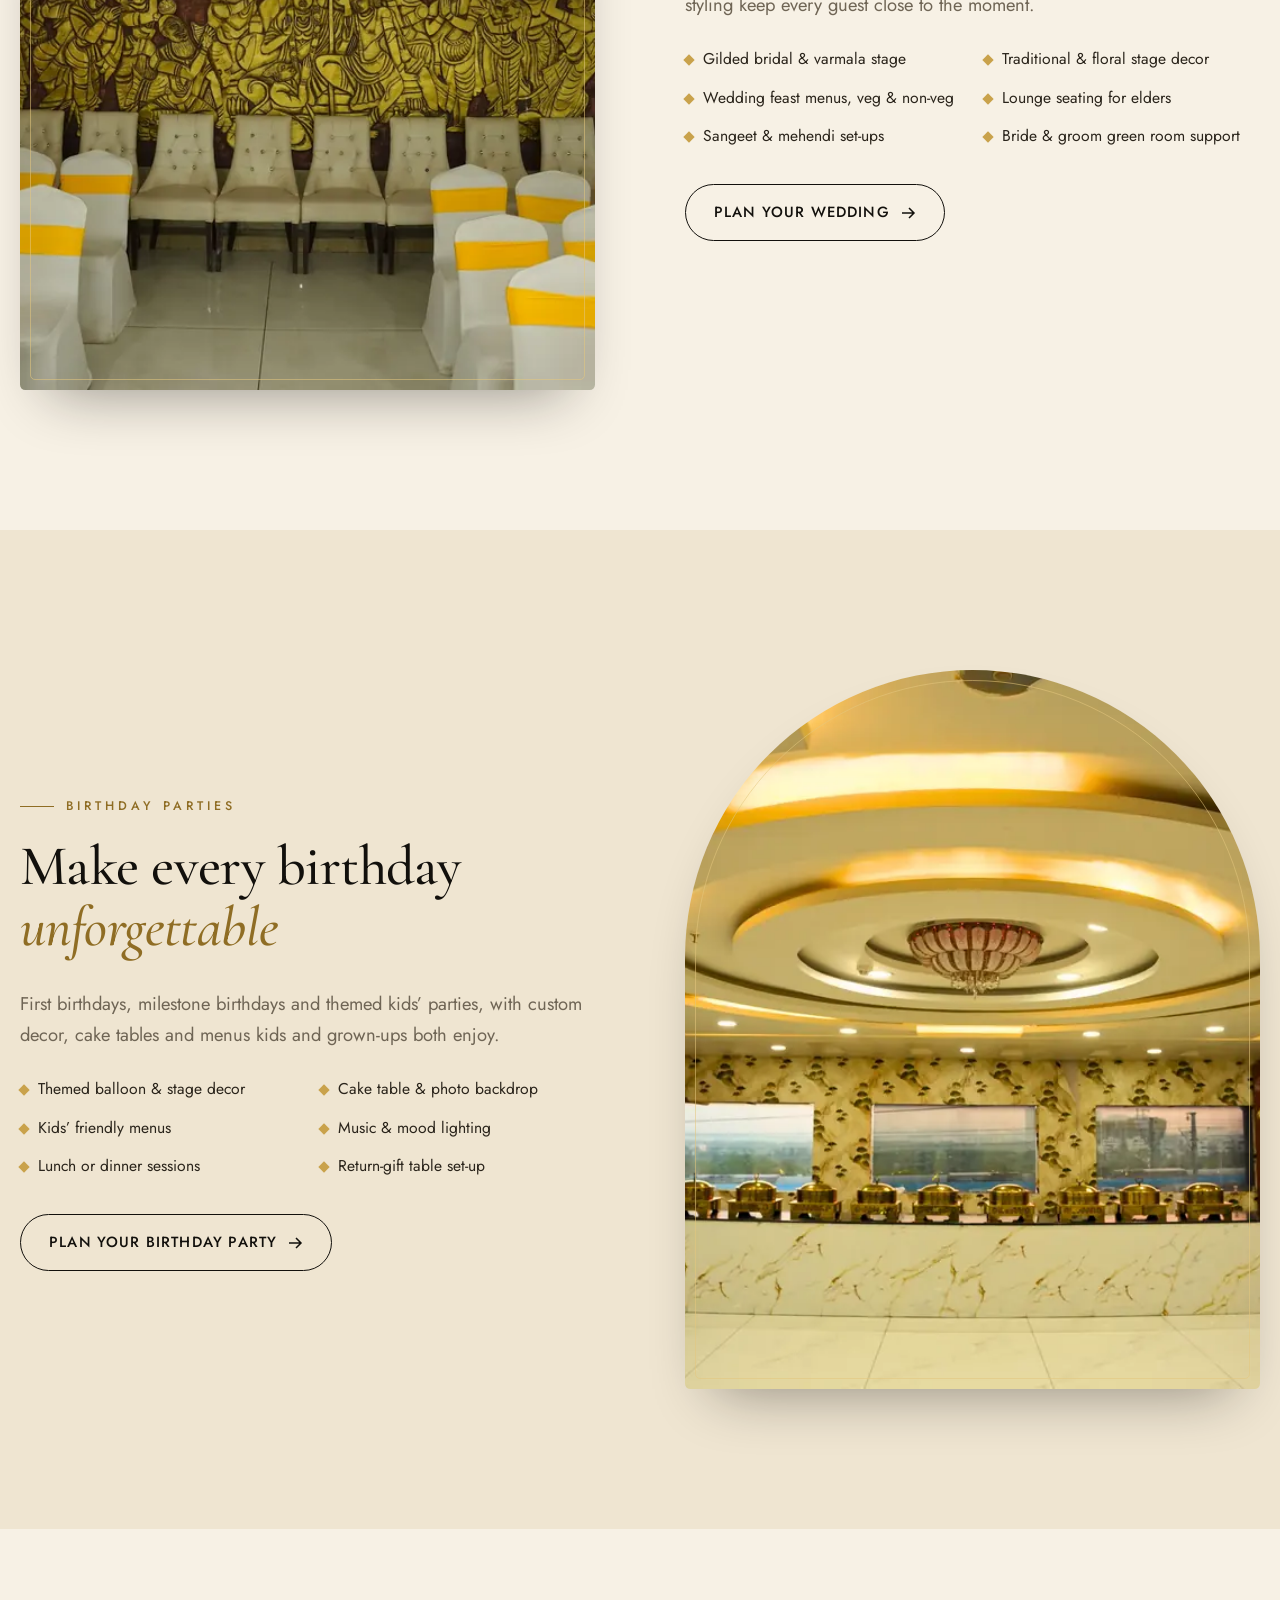
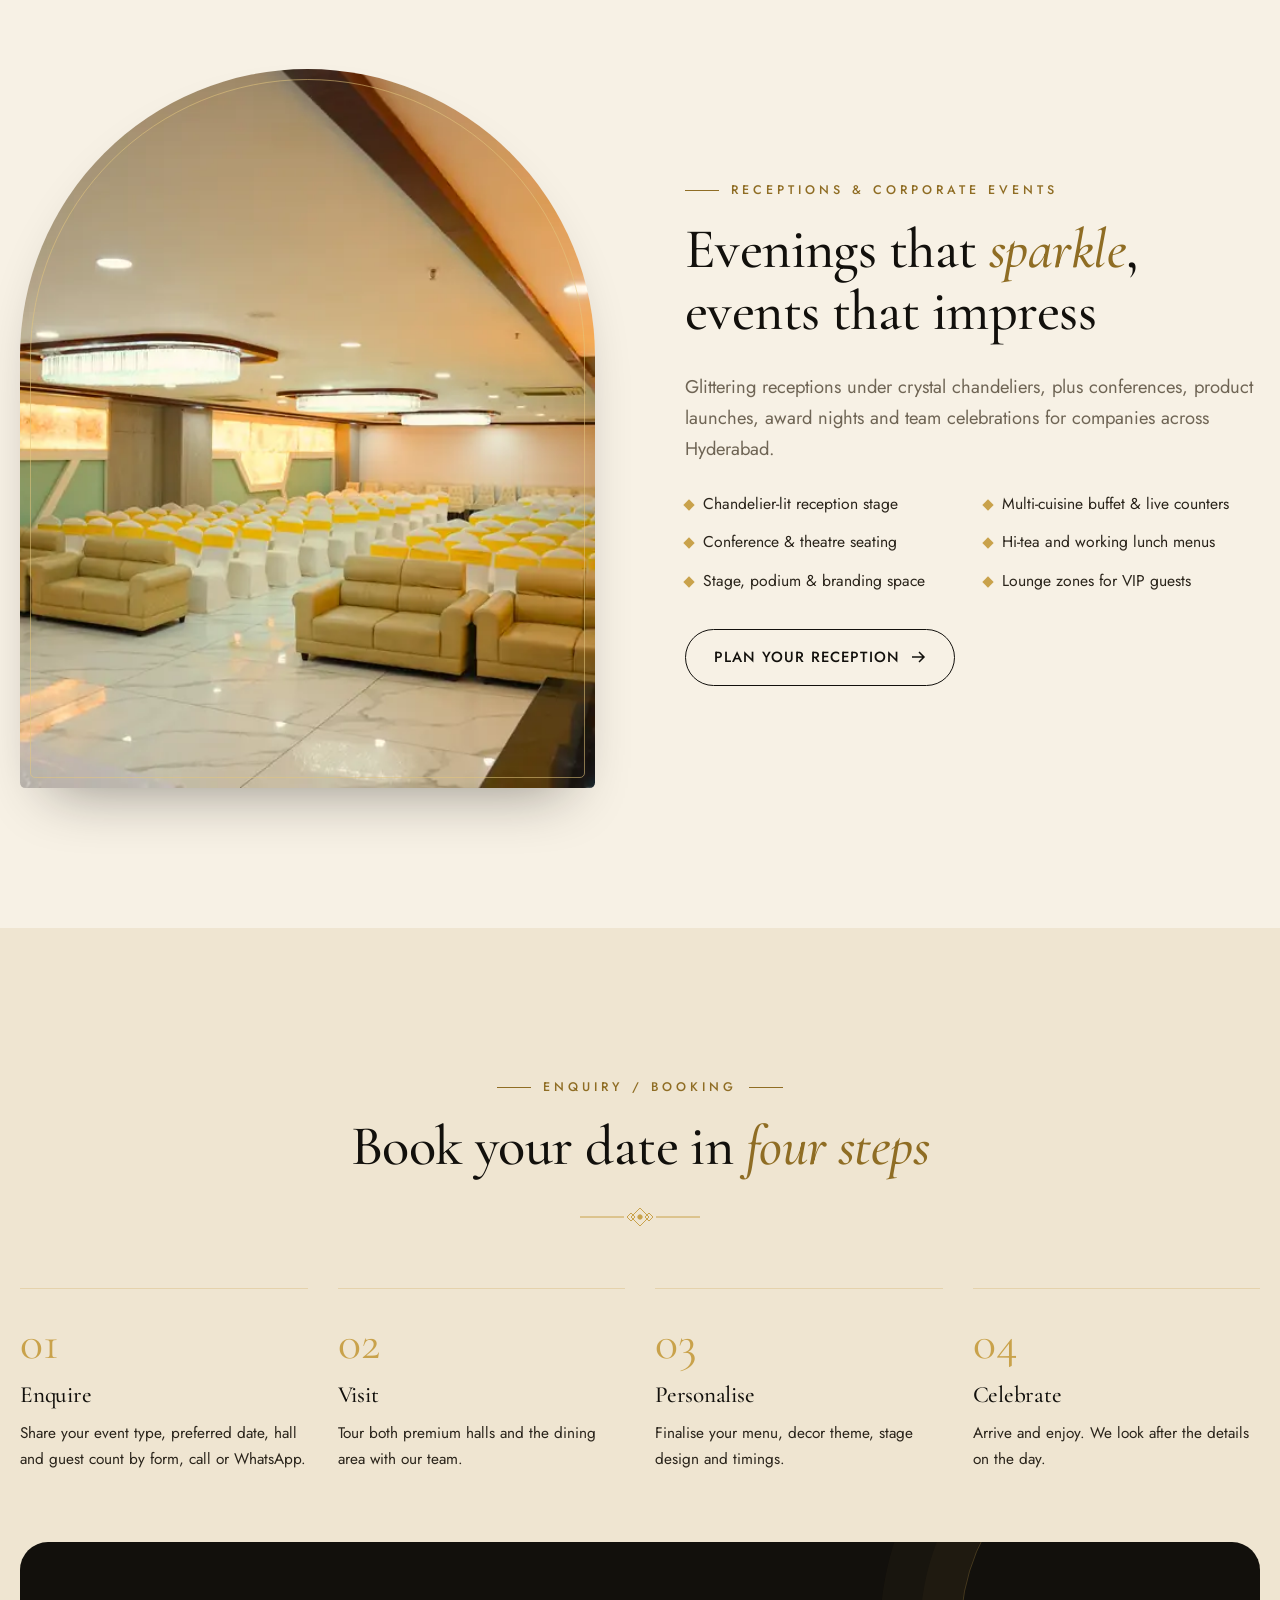
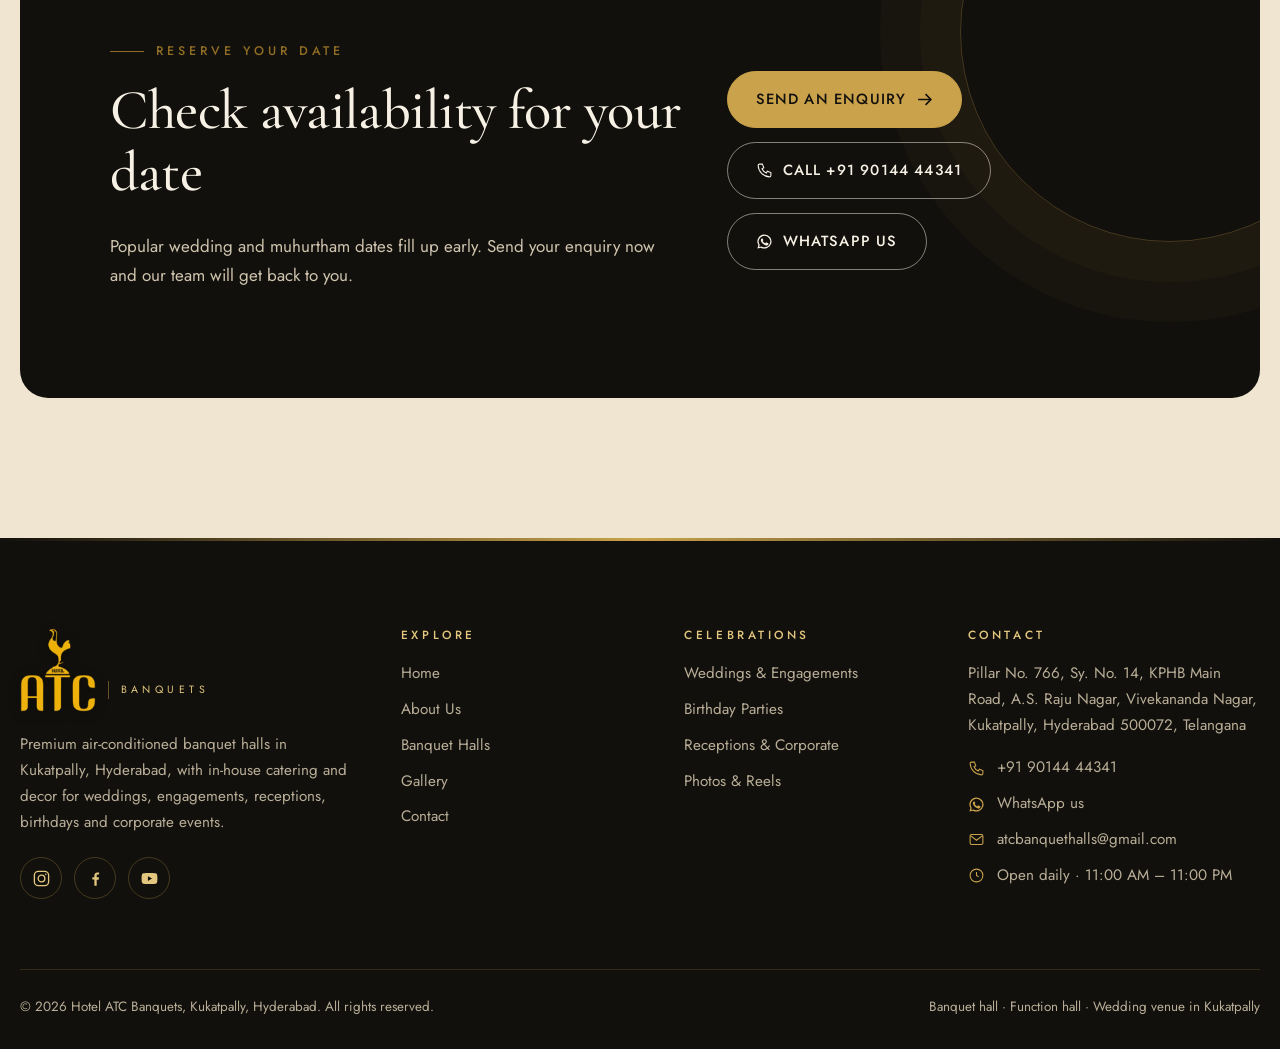
<file: banquet-halls.html>
<!doctype html>
<html lang="en-IN">
<head>
<meta charset="utf-8">
<meta name="viewport" content="width=device-width, initial-scale=1">
<title>Banquet Halls in Kukatpally | Capacity, Weddings &amp; Events | ATC</title>
<meta name="description" content="Two premium AC banquet halls at ATC, Kukatpally, each for 200 – 350 guests. Ideal for weddings, engagements, birthday parties, receptions and corporate events. Check availability.">
<link rel="canonical" href="https://atcbanquet.netlify.app/banquet-halls.html">
<meta name="robots" content="index, follow, max-image-preview:large">
<meta name="theme-color" content="#12100c">
<meta name="geo.region" content="IN-TG">
<meta name="geo.placename" content="Kukatpally, Hyderabad">
<meta property="og:type" content="website">
<meta property="og:site_name" content="Hotel ATC Banquets">
<meta property="og:locale" content="en_IN">
<meta property="og:title" content="Banquet Halls in Kukatpally | Capacity, Weddings &amp; Events | ATC">
<meta property="og:description" content="Two premium AC banquet halls at ATC, Kukatpally, each for 200 – 350 guests. Ideal for weddings, engagements, birthday parties, receptions and corporate events. Check availability.">
<meta property="og:url" content="https://atcbanquet.netlify.app/banquet-halls.html">
<meta property="og:image" content="https://atcbanquet.netlify.app/images/og-hotel-atc-banquets.jpg">
<meta property="og:image:width" content="1200">
<meta property="og:image:height" content="630">
<meta name="twitter:card" content="summary_large_image">
<meta name="twitter:title" content="Banquet Halls in Kukatpally | Capacity, Weddings &amp; Events | ATC">
<meta name="twitter:description" content="Two premium AC banquet halls at ATC, Kukatpally, each for 200 – 350 guests. Ideal for weddings, engagements, birthday parties, receptions and corporate events. Check availability.">
<meta name="twitter:image" content="https://atcbanquet.netlify.app/images/og-hotel-atc-banquets.jpg">
<link rel="icon" href="favicon-32.png" type="image/png" sizes="32x32">
<link rel="icon" href="favicon-512.png" type="image/png" sizes="512x512">
<link rel="apple-touch-icon" href="apple-touch-icon.png">
<link rel="preconnect" href="https://fonts.googleapis.com">
<link rel="preconnect" href="https://fonts.gstatic.com" crossorigin>
<link href="https://fonts.googleapis.com/css2?family=Cormorant+Garamond:ital,wght@0,400;0,500;0,600;1,400;1,500&family=Jost:wght@300;400;500&display=swap" rel="stylesheet">
<link rel="preload" as="image" type="image/webp" imagesrcset="images/grand-wedding-hall-stage-hyderabad-sm.webp 960w, images/grand-wedding-hall-stage-hyderabad.webp 1920w" imagesizes="100vw">
<link rel="stylesheet" href="css/style.css">
<script type="application/ld+json">{"@context": "https://schema.org", "@type": "BreadcrumbList", "itemListElement": [{"@type": "ListItem", "position": 1, "name": "Home", "item": "https://atcbanquet.netlify.app/"}, {"@type": "ListItem", "position": 2, "name": "Banquet Halls", "item": "https://atcbanquet.netlify.app/banquet-halls.html"}]}</script>
</head>
<body>
<a class="skip" href="#main">Skip to content</a>
<header class="site-header">
  <nav class="wrap nav" aria-label="Main">
    <a class="brand" href="index.html" aria-label="Hotel ATC Banquets home"><img class="brand-logo" src="images/logo-sm.png" width="216" height="240" alt="Hotel ATC"><span class="brand-text"><span>Banquets</span></span></a>
    <button class="burger" aria-label="Open menu" aria-expanded="false" aria-controls="menu"><span></span><span></span><span></span></button>
    <ul class="menu" id="menu"><li><a href="index.html">Home</a></li><li><a href="about.html">About Us</a></li><li><a href="banquet-halls.html" aria-current="page">Banquet Halls</a></li><li><a href="gallery.html">Gallery</a></li><li><a href="contact.html">Contact</a></li><li><a class="btn" href="contact.html#enquiry">Book Now</a></li></ul>
  </nav>
</header>
<main id="main">

<section class="page-hero">
  <picture><source type="image/webp" srcset="images/grand-wedding-hall-stage-hyderabad-sm.webp 960w, images/grand-wedding-hall-stage-hyderabad.webp 1920w" sizes="100vw"><img src="images/grand-wedding-hall-stage-hyderabad-sm.jpg" srcset="images/grand-wedding-hall-stage-hyderabad-sm.jpg 960w, images/grand-wedding-hall-stage-hyderabad.jpg 1920w" sizes="100vw" width="1920" height="1280" alt="Premium Hall 02 at ATC Kukatpally with golden wedding stage" fetchpriority="high" decoding="async"></picture>
  <div class="wrap">
    <ol class="crumbs"><li><a href="index.html">Home</a></li><li>Banquet Halls</li></ol>
    <h1>Premium banquet halls in <em class="g">Kukatpally</em></h1>
    <p>Two air-conditioned halls with a dedicated dining area and in-house services, each hosting 200 &ndash; 350 guests.</p>
  </div>
</section>

<section class="sec" style="padding-bottom:0">
  <div class="wrap"><div class="center reveal"><span class="eyebrow">Available Banquet Halls</span><h2>Choose your <em class="g">perfect</em> hall</h2><svg class="kolam" viewBox="0 0 120 22" fill="none" stroke="currentColor" stroke-width="1" aria-hidden="true"><path d="M0 11h44M76 11h44"/><path d="M60 2l9 9-9 9-9-9z"/><circle cx="60" cy="11" r="2.2" fill="currentColor"/><path d="M47 11l4-4 4 4-4 4zM65 11l4-4 4 4-4 4z"/></svg><p class="lead">Jump to a hall, compare capacity, or see which space suits your celebration.</p></div>
    <nav class="jump reveal" aria-label="On this page"><a href="#premium-hall-01">Premium Hall 01</a><a href="#premium-hall-02">Premium Hall 02</a><a href="#capacity">Hall Capacity</a><a href="#weddings">Weddings &amp; Engagements</a><a href="#birthdays">Birthday Parties</a><a href="#receptions">Receptions &amp; Corporate</a><a href="#booking">Enquiry / Booking</a></nav>
  </div>
</section>

<section class="sec" id="premium-hall-01">
  <div class="wrap split">
    <div class="arch-stack reveal">
      <div class="arch main"><picture><source type="image/webp" srcset="images/crystal-chandelier-banquet-hall-sm.webp 960w, images/crystal-chandelier-banquet-hall.webp 1920w" sizes="(max-width:900px) 90vw, 45vw"><img src="images/crystal-chandelier-banquet-hall-sm.jpg" srcset="images/crystal-chandelier-banquet-hall-sm.jpg 960w, images/crystal-chandelier-banquet-hall.jpg 1920w" sizes="(max-width:900px) 90vw, 45vw" width="1920" height="1280" alt="Premium Hall 01 with crystal chandeliers, onyx panels and marble aisle" loading="lazy" decoding="async"></picture></div>
      <div class="arch small"><picture><source type="image/webp" srcset="images/onyx-buffet-counter-banquet-sm.webp 960w, images/onyx-buffet-counter-banquet.webp 1920w" sizes="(max-width:900px) 45vw, 22vw"><img src="images/onyx-buffet-counter-banquet-sm.jpg" srcset="images/onyx-buffet-counter-banquet-sm.jpg 960w, images/onyx-buffet-counter-banquet.jpg 1920w" sizes="(max-width:900px) 45vw, 22vw" width="1920" height="1280" alt="Backlit onyx counter at Premium Hall 01" loading="lazy" decoding="async"></picture></div>
    </div>
    <div class="reveal d1">
      <span class="eyebrow">Hall 01</span>
      <h2>Premium Hall <em class="g">01</em></h2>
      <p class="lead">Contemporary and full of light, with a warm, cinematic glow for evening receptions.</p>
      <p>Tiered crystal chandeliers hang above a long marble aisle that leads to a gilded stage. Backlit onyx panels and fluted columns frame the room, and plush sofa lounges at the front keep elders and VIP guests comfortable.</p>
      <table class="specs"><tbody><tr><th scope="row">Capacity</th><td>200 &ndash; 350 guests</td></tr><tr><th scope="row">Ideal for</th><td>Receptions, engagements, ring ceremonies, anniversaries, corporate events</td></tr><tr><th scope="row">Highlights</th><td>Crystal chandeliers, backlit onyx walls, marble flooring, stage, lounge sofas</td></tr><tr><th scope="row">Layouts</th><td>Theatre rows, banquet round tables, cocktail &amp; lounge</td></tr><tr><th scope="row">Comfort</th><td>Fully air-conditioned</td></tr></tbody></table>
      <div class="hero-actions"><a class="btn" href="contact.html?hall=01#enquiry">Enquire for Hall 01 <svg viewBox="0 0 16 16" fill="none" stroke="currentColor" stroke-width="1.5" aria-hidden="true"><path d="M2 8h12M9 3l5 5-5 5"/></svg></a></div>
    </div>
  </div>
</section>

<section class="sec tone" id="premium-hall-02">
  <div class="wrap split rev">
    <div class="arch-stack reveal">
      <div class="arch main"><picture><source type="image/webp" srcset="images/premium-hall-02-chandeliers-seating-sm.webp 960w, images/premium-hall-02-chandeliers-seating.webp 1920w" sizes="(max-width:900px) 90vw, 45vw"><img src="images/premium-hall-02-chandeliers-seating-sm.jpg" srcset="images/premium-hall-02-chandeliers-seating-sm.jpg 960w, images/premium-hall-02-chandeliers-seating.jpg 1920w" sizes="(max-width:900px) 90vw, 45vw" width="1920" height="1280" alt="Premium Hall 02 with crystal chandeliers, sofa lounges and rows of decorated chairs" loading="lazy" decoding="async"></picture></div>
      <div class="arch small" style="border-color:var(--ivory-2)"><picture><source type="image/webp" srcset="images/brass-lantern-wall-sconce-hall-02-sm.webp 960w, images/brass-lantern-wall-sconce-hall-02.webp 1920w" sizes="(max-width:900px) 45vw, 22vw"><img src="images/brass-lantern-wall-sconce-hall-02-sm.jpg" srcset="images/brass-lantern-wall-sconce-hall-02-sm.jpg 960w, images/brass-lantern-wall-sconce-hall-02.jpg 1920w" sizes="(max-width:900px) 45vw, 22vw" width="1280" height="1920" alt="Brass and glass lantern sconce against the patterned wall of Premium Hall 02" loading="lazy" decoding="async"></picture></div>
    </div>
    <div class="reveal d1">
      <span class="eyebrow">Hall 02</span>
      <h2>Premium Hall <em class="g">02</em></h2>
      <p class="lead">Traditional grandeur for weddings, muhurthams, sangeets and big family functions.</p>
      <p>A long, open aisle runs beneath circular ceiling coves and crystal chandeliers to a golden sculpted relief wall. Patterned walls, lantern sconces and hand-painted murals, including a Ganesha relief and a forest landscape, give the hall a festive, cultural character, while sofa lounges at the front keep elders comfortable.</p>
      <table class="specs"><tbody><tr><th scope="row">Capacity</th><td>200 &ndash; 350 guests</td></tr><tr><th scope="row">Ideal for</th><td>Weddings, muhurtham, sangeet &amp; mehendi, naming ceremonies, birthdays</td></tr><tr><th scope="row">Highlights</th><td>Golden relief wall, hand-painted murals, crystal chandeliers, patterned walls, lounge sofas</td></tr><tr><th scope="row">Layouts</th><td>Theatre rows with centre aisle, round tables, stage-facing dining</td></tr><tr><th scope="row">Comfort</th><td>Fully air-conditioned with wide aisles</td></tr></tbody></table>
      <div class="hero-actions"><a class="btn" href="contact.html?hall=02#enquiry">Enquire for Hall 02 <svg viewBox="0 0 16 16" fill="none" stroke="currentColor" stroke-width="1.5" aria-hidden="true"><path d="M2 8h12M9 3l5 5-5 5"/></svg></a></div>
    </div>
  </div>
</section>

<!-- Hall capacity -->
<section class="sec dark grain" id="capacity">
  <div class="wrap">
    <div class="center reveal"><span class="eyebrow">Hall Capacity</span><h2>Find the right fit for your <em class="g">guest list</em></h2><svg class="kolam" viewBox="0 0 120 22" fill="none" stroke="currentColor" stroke-width="1" aria-hidden="true"><path d="M0 11h44M76 11h44"/><path d="M60 2l9 9-9 9-9-9z"/><circle cx="60" cy="11" r="2.2" fill="currentColor"/><path d="M47 11l4-4 4 4-4 4zM65 11l4-4 4 4-4 4z"/></svg></div>
    <div class="cap-wrap reveal">
      <table class="cap-table">
        <thead><tr><th scope="col">Hall</th><th scope="col">Guest Capacity</th><th scope="col">Best For</th><th scope="col">Seating Styles</th></tr></thead>
        <tbody>
          <tr><th scope="row">Premium Hall 01</th><td data-label="Guest Capacity"><b>200 &ndash; 350 guests</b></td><td data-label="Best For">Receptions, engagements, corporate events</td><td data-label="Seating Styles">Theatre, round tables, cocktail</td></tr>
          <tr><th scope="row">Premium Hall 02</th><td data-label="Guest Capacity"><b>200 &ndash; 350 guests</b></td><td data-label="Best For">Weddings, muhurtham, birthdays, family functions</td><td data-label="Seating Styles">Theatre with aisle, round tables</td></tr>
          <tr><th scope="row">Both Halls</th><td data-label="Guest Capacity"><b>Multi-function events</b></td><td data-label="Best For">Wedding + reception, ceremony + dining</td><td data-label="Seating Styles">Planned with our team</td></tr>
        </tbody>
      </table>
    </div>
    <div class="cap-bands reveal d1">
      <div><b>200 &ndash; 250</b><span>Intimate weddings, engagements &amp; birthdays</span></div>
      <div><b>250 &ndash; 300</b><span>Receptions &amp; family functions</span></div>
      <div><b>300 &ndash; 350</b><span>Grand weddings &amp; corporate gatherings</span></div>
    </div>
    <p class="center" style="margin-top:28px;font-size:.92rem;color:#9d927c">Final capacity depends on seating style, stage size and dining arrangement. Our team will confirm the layout for your event.</p>
  </div>
</section>

<section class="sec" id="weddings">
  <div class="wrap split">
    <div class="arch reveal"><picture><source type="image/webp" srcset="images/golden-relief-wall-banquet-hall-sm.webp 960w, images/golden-relief-wall-banquet-hall.webp 1920w" sizes="(max-width:900px) 90vw, 45vw"><img src="images/golden-relief-wall-banquet-hall-sm.jpg" srcset="images/golden-relief-wall-banquet-hall-sm.jpg 960w, images/golden-relief-wall-banquet-hall.jpg 1920w" sizes="(max-width:900px) 90vw, 45vw" width="1920" height="1280" alt="Golden relief wall and stage seating for weddings in ATC Premium Hall 02" loading="lazy" decoding="async"></picture></div>
    <div class="reveal d1">
      <span class="eyebrow">Weddings &amp; Engagements</span>
      <h2>Begin forever in <em class="g">style</em></h2>
      <p class="lead">From the muhurtham to the ring ceremony, our golden stages and aisle styling keep every guest close to the moment.</p>
      <ul class="ticks"><li>Gilded bridal &amp; varmala stage</li><li>Traditional &amp; floral stage decor</li><li>Wedding feast menus, veg &amp; non-veg</li><li>Lounge seating for elders</li><li>Sangeet &amp; mehendi set-ups</li><li>Bride &amp; groom green room support</li></ul>
      <a class="btn line" href="contact.html?event=Wedding#enquiry">Plan Your Wedding <svg viewBox="0 0 16 16" fill="none" stroke="currentColor" stroke-width="1.5" aria-hidden="true"><path d="M2 8h12M9 3l5 5-5 5"/></svg></a>
    </div>
  </div>
</section>

<section class="sec tone" id="birthdays">
  <div class="wrap split rev">
    <div class="arch reveal"><picture><source type="image/webp" srcset="images/dining-hall-gold-buffet-sm.webp 960w, images/dining-hall-gold-buffet.webp 1920w" sizes="(max-width:900px) 90vw, 45vw"><img src="images/dining-hall-gold-buffet-sm.jpg" srcset="images/dining-hall-gold-buffet-sm.jpg 960w, images/dining-hall-gold-buffet.jpg 1920w" sizes="(max-width:900px) 90vw, 45vw" width="1920" height="1280" alt="Gold-lit dining hall at ATC set for a birthday party" loading="lazy" decoding="async"></picture></div>
    <div class="reveal d1">
      <span class="eyebrow">Birthday Parties</span>
      <h2>Make every birthday <em class="g">unforgettable</em></h2>
      <p class="lead">First birthdays, milestone birthdays and themed kids&rsquo; parties, with custom decor, cake tables and menus kids and grown-ups both enjoy.</p>
      <ul class="ticks"><li>Themed balloon &amp; stage decor</li><li>Cake table &amp; photo backdrop</li><li>Kids&rsquo; friendly menus</li><li>Music &amp; mood lighting</li><li>Lunch or dinner sessions</li><li>Return-gift table set-up</li></ul>
      <a class="btn line" href="contact.html?event=Birthday+Party#enquiry">Plan Your Birthday Party <svg viewBox="0 0 16 16" fill="none" stroke="currentColor" stroke-width="1.5" aria-hidden="true"><path d="M2 8h12M9 3l5 5-5 5"/></svg></a>
    </div>
  </div>
</section>

<section class="sec" id="receptions">
  <div class="wrap split">
    <div class="arch reveal"><picture><source type="image/webp" srcset="images/banquet-hall-lounge-kukatpally-sm.webp 960w, images/banquet-hall-lounge-kukatpally.webp 1920w" sizes="(max-width:900px) 90vw, 45vw"><img src="images/banquet-hall-lounge-kukatpally-sm.jpg" srcset="images/banquet-hall-lounge-kukatpally-sm.jpg 960w, images/banquet-hall-lounge-kukatpally.jpg 1920w" sizes="(max-width:900px) 90vw, 45vw" width="1920" height="1280" alt="Lounge sofas and chandeliers for receptions and corporate events in Premium Hall 01" loading="lazy" decoding="async"></picture></div>
    <div class="reveal d1">
      <span class="eyebrow">Receptions &amp; Corporate Events</span>
      <h2>Evenings that <em class="g">sparkle</em>, events that impress</h2>
      <p class="lead">Glittering receptions under crystal chandeliers, plus conferences, product launches, award nights and team celebrations for companies across Hyderabad.</p>
      <ul class="ticks"><li>Chandelier-lit reception stage</li><li>Multi-cuisine buffet &amp; live counters</li><li>Conference &amp; theatre seating</li><li>Hi-tea and working lunch menus</li><li>Stage, podium &amp; branding space</li><li>Lounge zones for VIP guests</li></ul>
      <a class="btn line" href="contact.html?event=Reception#enquiry">Plan Your Reception <svg viewBox="0 0 16 16" fill="none" stroke="currentColor" stroke-width="1.5" aria-hidden="true"><path d="M2 8h12M9 3l5 5-5 5"/></svg></a>
    </div>
  </div>
</section>

<!-- Enquiry / booking -->
<section class="sec tone" id="booking">
  <div class="wrap">
    <div class="center reveal"><span class="eyebrow">Enquiry / Booking</span><h2>Book your date in <em class="g">four steps</em></h2><svg class="kolam" viewBox="0 0 120 22" fill="none" stroke="currentColor" stroke-width="1" aria-hidden="true"><path d="M0 11h44M76 11h44"/><path d="M60 2l9 9-9 9-9-9z"/><circle cx="60" cy="11" r="2.2" fill="currentColor"/><path d="M47 11l4-4 4 4-4 4zM65 11l4-4 4 4-4 4z"/></svg></div>
    <div class="steps">
      <div class="step reveal"><h3>Enquire</h3><p>Share your event type, preferred date, hall and guest count by form, call or WhatsApp.</p></div>
      <div class="step reveal d1"><h3>Visit</h3><p>Tour both premium halls and the dining area with our team.</p></div>
      <div class="step reveal d2"><h3>Personalise</h3><p>Finalise your menu, decor theme, stage design and timings.</p></div>
      <div class="step reveal d3"><h3>Celebrate</h3><p>Arrive and enjoy. We look after the details on the day.</p></div>
    </div>
  </div>
  <section class="sec cta-sec"><div class="wrap"><div class="cta reveal">
  <div><span class="eyebrow">Reserve your date</span><h2>Check availability for your date</h2><p>Popular wedding and muhurtham dates fill up early. Send your enquiry now and our team will get back to you.</p></div>
  <div class="cta-actions"><a class="btn" href="contact.html#enquiry">Send an Enquiry <svg viewBox="0 0 16 16" fill="none" stroke="currentColor" stroke-width="1.5" aria-hidden="true"><path d="M2 8h12M9 3l5 5-5 5"/></svg></a><a class="btn ghost" href="tel:+919014444341"><svg viewBox="0 0 24 24" fill="none" stroke="currentColor" stroke-width="1.5" aria-hidden="true"><path d="M5 3h4l2 5-2.5 1.5a11 11 0 0 0 6 6L16 13l5 2v4a2 2 0 0 1-2 2A17 17 0 0 1 3 5a2 2 0 0 1 2-2z"/></svg> Call +91 90144 44341</a><a class="btn ghost" href="https://wa.me/919014444341?text=Hi%2C%20I%27d%20like%20to%20enquire%20about%20booking%20a%20banquet%20hall%20at%20ATC" target="_blank" rel="noopener"><svg viewBox="0 0 24 24" fill="currentColor" aria-hidden="true"><path d="M12 2a10 10 0 0 0-8.6 15.1L2 22l5-1.3A10 10 0 1 0 12 2zm0 18.2a8.2 8.2 0 0 1-4.2-1.1l-.3-.2-3 .8.8-2.9-.2-.3A8.2 8.2 0 1 1 12 20.2zm4.5-6.1c-.2-.1-1.5-.7-1.7-.8s-.4-.1-.6.1-.7.8-.8 1-.3.2-.5.1a6.7 6.7 0 0 1-3.3-2.9c-.3-.4.3-.4.7-1.3.1-.2 0-.3 0-.4l-.8-1.8c-.2-.5-.4-.4-.6-.4h-.5a1 1 0 0 0-.7.3 3 3 0 0 0-.9 2.2 5.2 5.2 0 0 0 1.1 2.7 11.8 11.8 0 0 0 4.5 4c1.7.7 2.3.8 3.2.6a2.7 2.7 0 0 0 1.8-1.3 2.2 2.2 0 0 0 .1-1.3c0-.1-.2-.2-.5-.3z"/></svg> WhatsApp Us</a></div>
</div></div></section>
</section>
</main>
<footer class="site-footer">
  <div class="wrap foot">
    <div>
      <a class="brand" href="index.html"><img class="brand-logo" src="images/logo-sm.png" width="216" height="240" alt="Hotel ATC"><span class="brand-text"><span>Banquets</span></span></a>
      <p>Premium air-conditioned banquet halls in Kukatpally, Hyderabad, with in-house catering and decor for weddings, engagements, receptions, birthdays and corporate events.</p>
      <div class="social"><a href="https://www.instagram.com/explore/search/keyword/?q=hotel%20atc%20kukatpally" target="_blank" rel="noopener" aria-label="ATC on Instagram"><svg viewBox="0 0 24 24" fill="none" stroke="currentColor" stroke-width="1.7" aria-hidden="true"><rect x="3" y="3" width="18" height="18" rx="5"/><circle cx="12" cy="12" r="4.2"/><circle cx="17.4" cy="6.6" r="1" fill="currentColor" stroke="none"/></svg></a><a href="https://www.facebook.com/p/Hotel-ATC-100093467967816/" target="_blank" rel="noopener" aria-label="ATC on Facebook"><svg viewBox="0 0 24 24" fill="currentColor" aria-hidden="true"><path d="M13.5 21v-7.5h2.5l.4-3h-2.9V8.6c0-.9.3-1.5 1.5-1.5h1.5V4.4c-.3 0-1.2-.1-2.2-.1-2.2 0-3.7 1.3-3.7 3.8v2.3H8v3h2.6V21z"/></svg></a><a href="https://www.youtube.com/results?search_query=hotel+atc+kukatpally" target="_blank" rel="noopener" aria-label="ATC on YouTube"><svg viewBox="0 0 24 24" fill="currentColor" aria-hidden="true"><path d="M21.6 7.2a2.5 2.5 0 0 0-1.8-1.8C18.2 5 12 5 12 5s-6.2 0-7.8.4a2.5 2.5 0 0 0-1.8 1.8C2 8.8 2 12 2 12s0 3.2.4 4.8a2.5 2.5 0 0 0 1.8 1.8C5.8 19 12 19 12 19s6.2 0 7.8-.4a2.5 2.5 0 0 0 1.8-1.8c.4-1.6.4-4.8.4-4.8s0-3.2-.4-4.8zM10 15V9l5.2 3z"/></svg></a></div>
    </div>
    <div><h4>Explore</h4><ul><li><a href="index.html">Home</a></li><li><a href="about.html">About Us</a></li><li><a href="banquet-halls.html">Banquet Halls</a></li><li><a href="gallery.html">Gallery</a></li><li><a href="contact.html">Contact</a></li></ul></div>
    <div><h4>Celebrations</h4><ul><li><a href="banquet-halls.html#weddings">Weddings &amp; Engagements</a></li><li><a href="banquet-halls.html#birthdays">Birthday Parties</a></li><li><a href="banquet-halls.html#receptions">Receptions &amp; Corporate</a></li><li><a href="gallery.html">Photos &amp; Reels</a></li></ul></div>
    <div><h4>Contact</h4>
      <address style="font-style:normal"><p>Pillar No. 766, Sy. No. 14, KPHB Main Road, A.S. Raju Nagar, Vivekananda Nagar,<br>Kukatpally, Hyderabad 500072, Telangana</p></address>
      <ul class="foot-contact"><li><svg viewBox="0 0 24 24" fill="none" stroke="currentColor" stroke-width="1.5" aria-hidden="true"><path d="M5 3h4l2 5-2.5 1.5a11 11 0 0 0 6 6L16 13l5 2v4a2 2 0 0 1-2 2A17 17 0 0 1 3 5a2 2 0 0 1 2-2z"/></svg><a href="tel:+919014444341">+91 90144 44341</a></li><li><svg viewBox="0 0 24 24" fill="currentColor" aria-hidden="true"><path d="M12 2a10 10 0 0 0-8.6 15.1L2 22l5-1.3A10 10 0 1 0 12 2zm0 18.2a8.2 8.2 0 0 1-4.2-1.1l-.3-.2-3 .8.8-2.9-.2-.3A8.2 8.2 0 1 1 12 20.2zm4.5-6.1c-.2-.1-1.5-.7-1.7-.8s-.4-.1-.6.1-.7.8-.8 1-.3.2-.5.1a6.7 6.7 0 0 1-3.3-2.9c-.3-.4.3-.4.7-1.3.1-.2 0-.3 0-.4l-.8-1.8c-.2-.5-.4-.4-.6-.4h-.5a1 1 0 0 0-.7.3 3 3 0 0 0-.9 2.2 5.2 5.2 0 0 0 1.1 2.7 11.8 11.8 0 0 0 4.5 4c1.7.7 2.3.8 3.2.6a2.7 2.7 0 0 0 1.8-1.3 2.2 2.2 0 0 0 .1-1.3c0-.1-.2-.2-.5-.3z"/></svg><a href="https://wa.me/919014444341?text=Hi%2C%20I%27d%20like%20to%20enquire%20about%20booking%20a%20banquet%20hall%20at%20ATC" target="_blank" rel="noopener">WhatsApp us</a></li><li><svg viewBox="0 0 24 24" fill="none" stroke="currentColor" stroke-width="1.5" aria-hidden="true"><rect x="3" y="5" width="18" height="14" rx="2"/><path d="M3.5 6.5L12 13l8.5-6.5"/></svg><a href="mailto:atcbanquethalls@gmail.com">atcbanquethalls@gmail.com</a></li><li><svg viewBox="0 0 24 24" fill="none" stroke="currentColor" stroke-width="1.5" aria-hidden="true"><circle cx="12" cy="12" r="9"/><path d="M12 7v5l3 2"/></svg><span>Open daily &middot; 11:00 AM &ndash; 11:00 PM</span></li></ul>
    </div>
  </div>
  <div class="wrap foot-bottom"><span>&copy; <span id="year">2026</span> Hotel ATC Banquets, Kukatpally, Hyderabad. All rights reserved.</span><span>Banquet hall &middot; Function hall &middot; Wedding venue in Kukatpally</span></div>
</footer>
<a class="float-wa" href="https://wa.me/919014444341?text=Hi%2C%20I%27d%20like%20to%20enquire%20about%20booking%20a%20banquet%20hall%20at%20ATC" target="_blank" rel="noopener" aria-label="Chat on WhatsApp"><svg viewBox="0 0 24 24" fill="currentColor" aria-hidden="true"><path d="M12 2a10 10 0 0 0-8.6 15.1L2 22l5-1.3A10 10 0 1 0 12 2zm0 18.2a8.2 8.2 0 0 1-4.2-1.1l-.3-.2-3 .8.8-2.9-.2-.3A8.2 8.2 0 1 1 12 20.2zm4.5-6.1c-.2-.1-1.5-.7-1.7-.8s-.4-.1-.6.1-.7.8-.8 1-.3.2-.5.1a6.7 6.7 0 0 1-3.3-2.9c-.3-.4.3-.4.7-1.3.1-.2 0-.3 0-.4l-.8-1.8c-.2-.5-.4-.4-.6-.4h-.5a1 1 0 0 0-.7.3 3 3 0 0 0-.9 2.2 5.2 5.2 0 0 0 1.1 2.7 11.8 11.8 0 0 0 4.5 4c1.7.7 2.3.8 3.2.6a2.7 2.7 0 0 0 1.8-1.3 2.2 2.2 0 0 0 .1-1.3c0-.1-.2-.2-.5-.3z"/></svg></a>
<script src="js/main.js" defer></script>
</body>
</html>
</file>
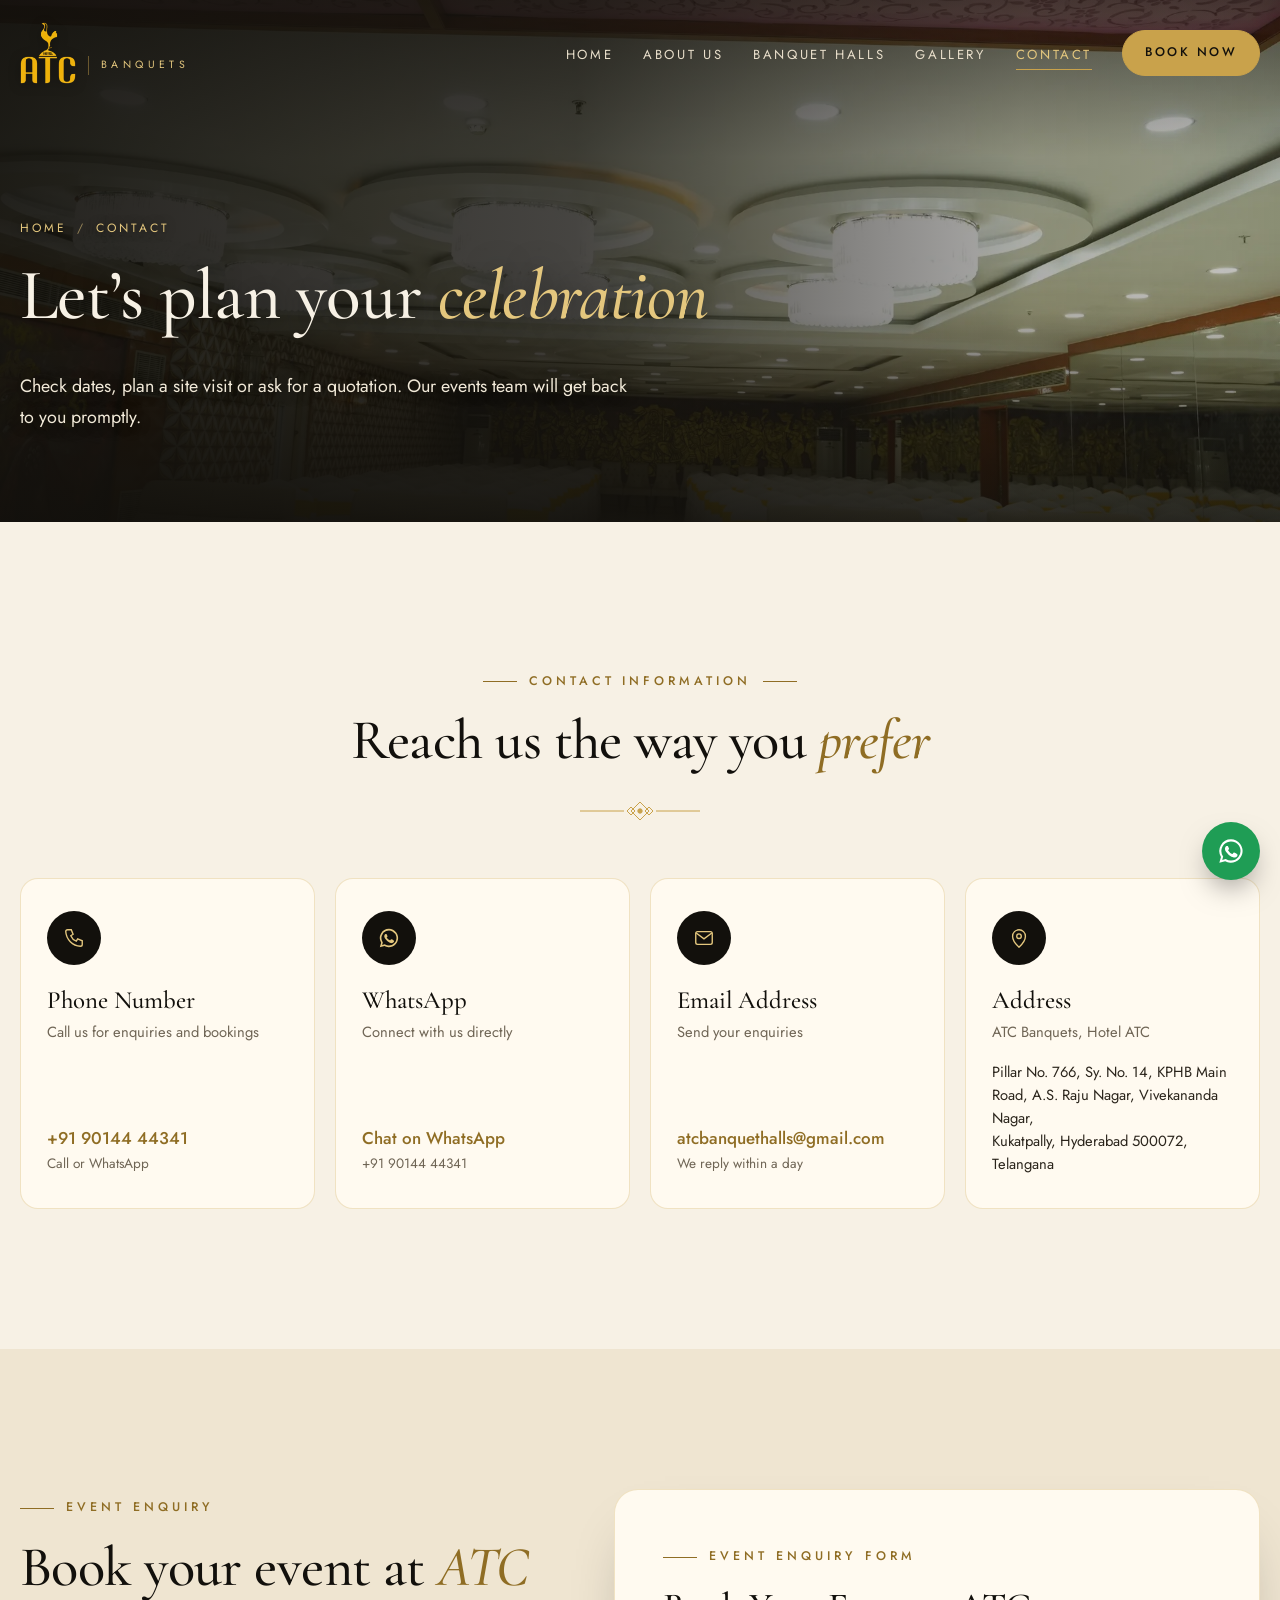
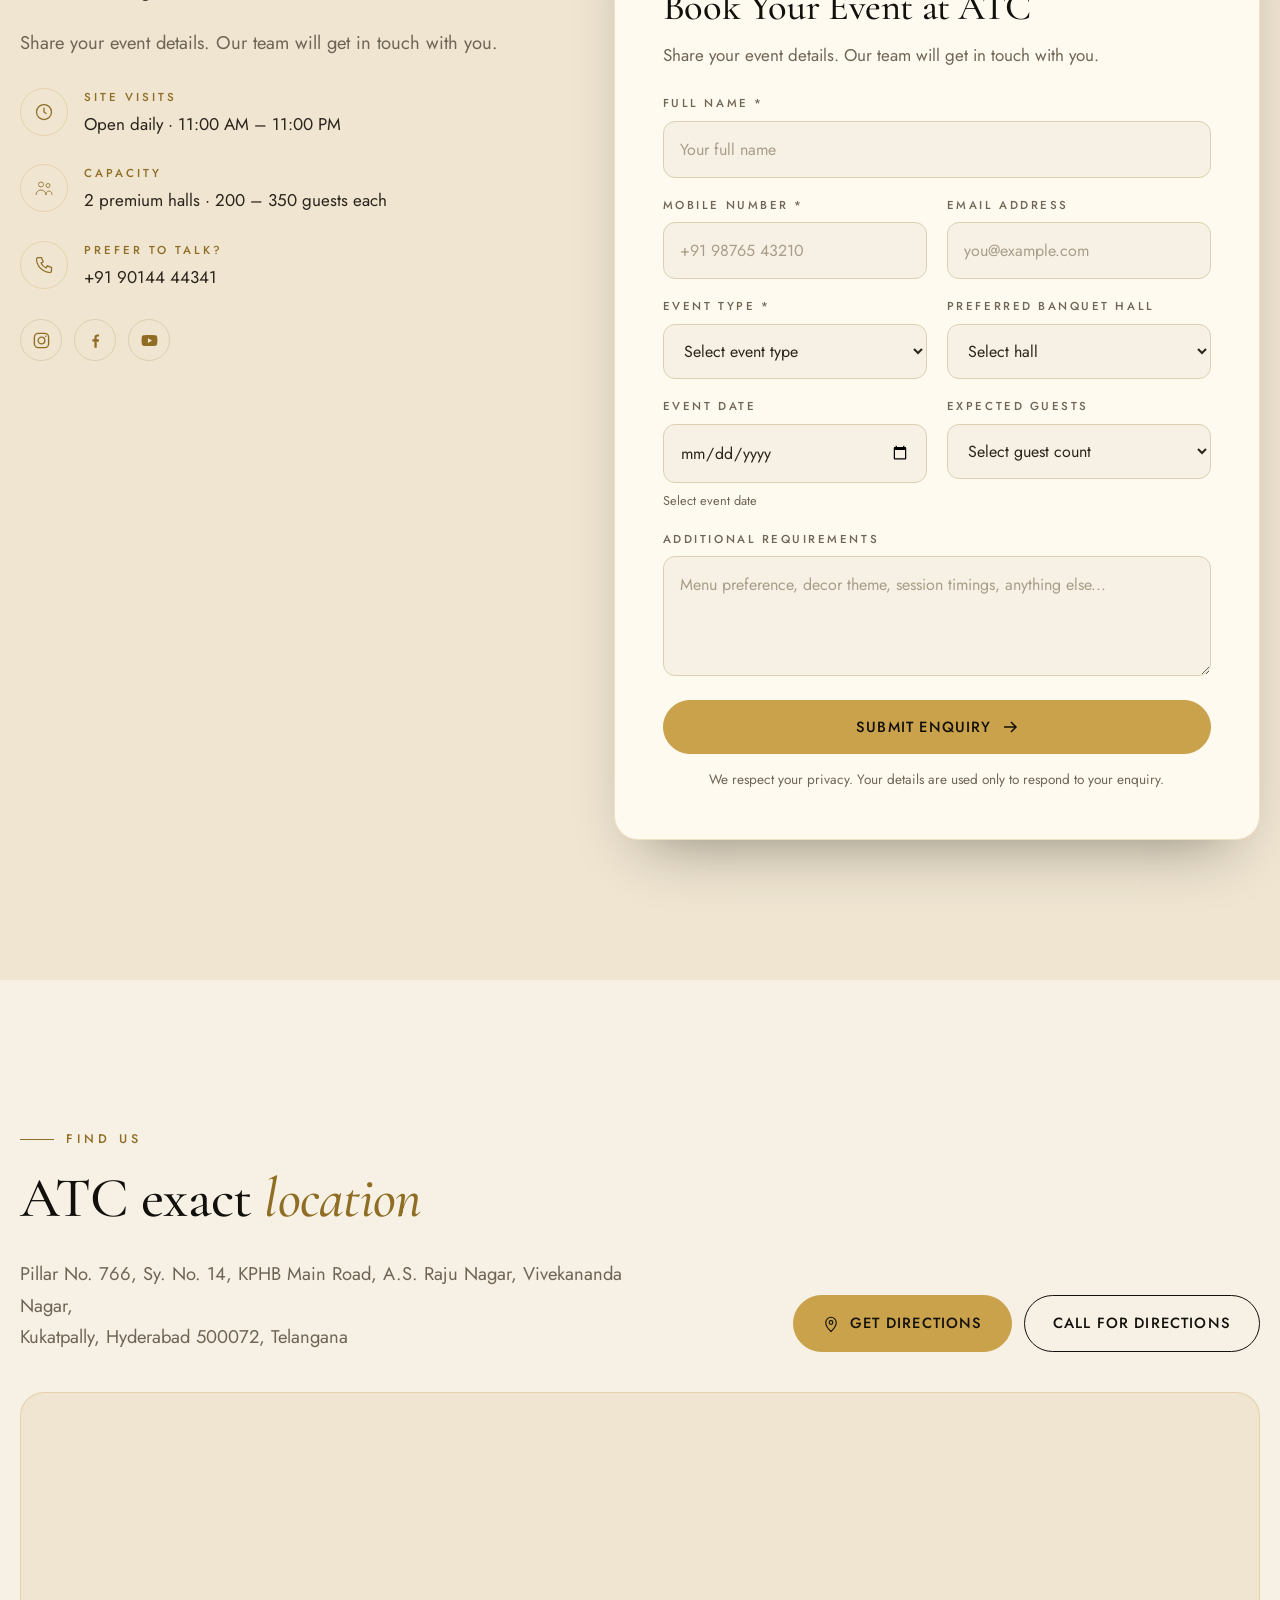
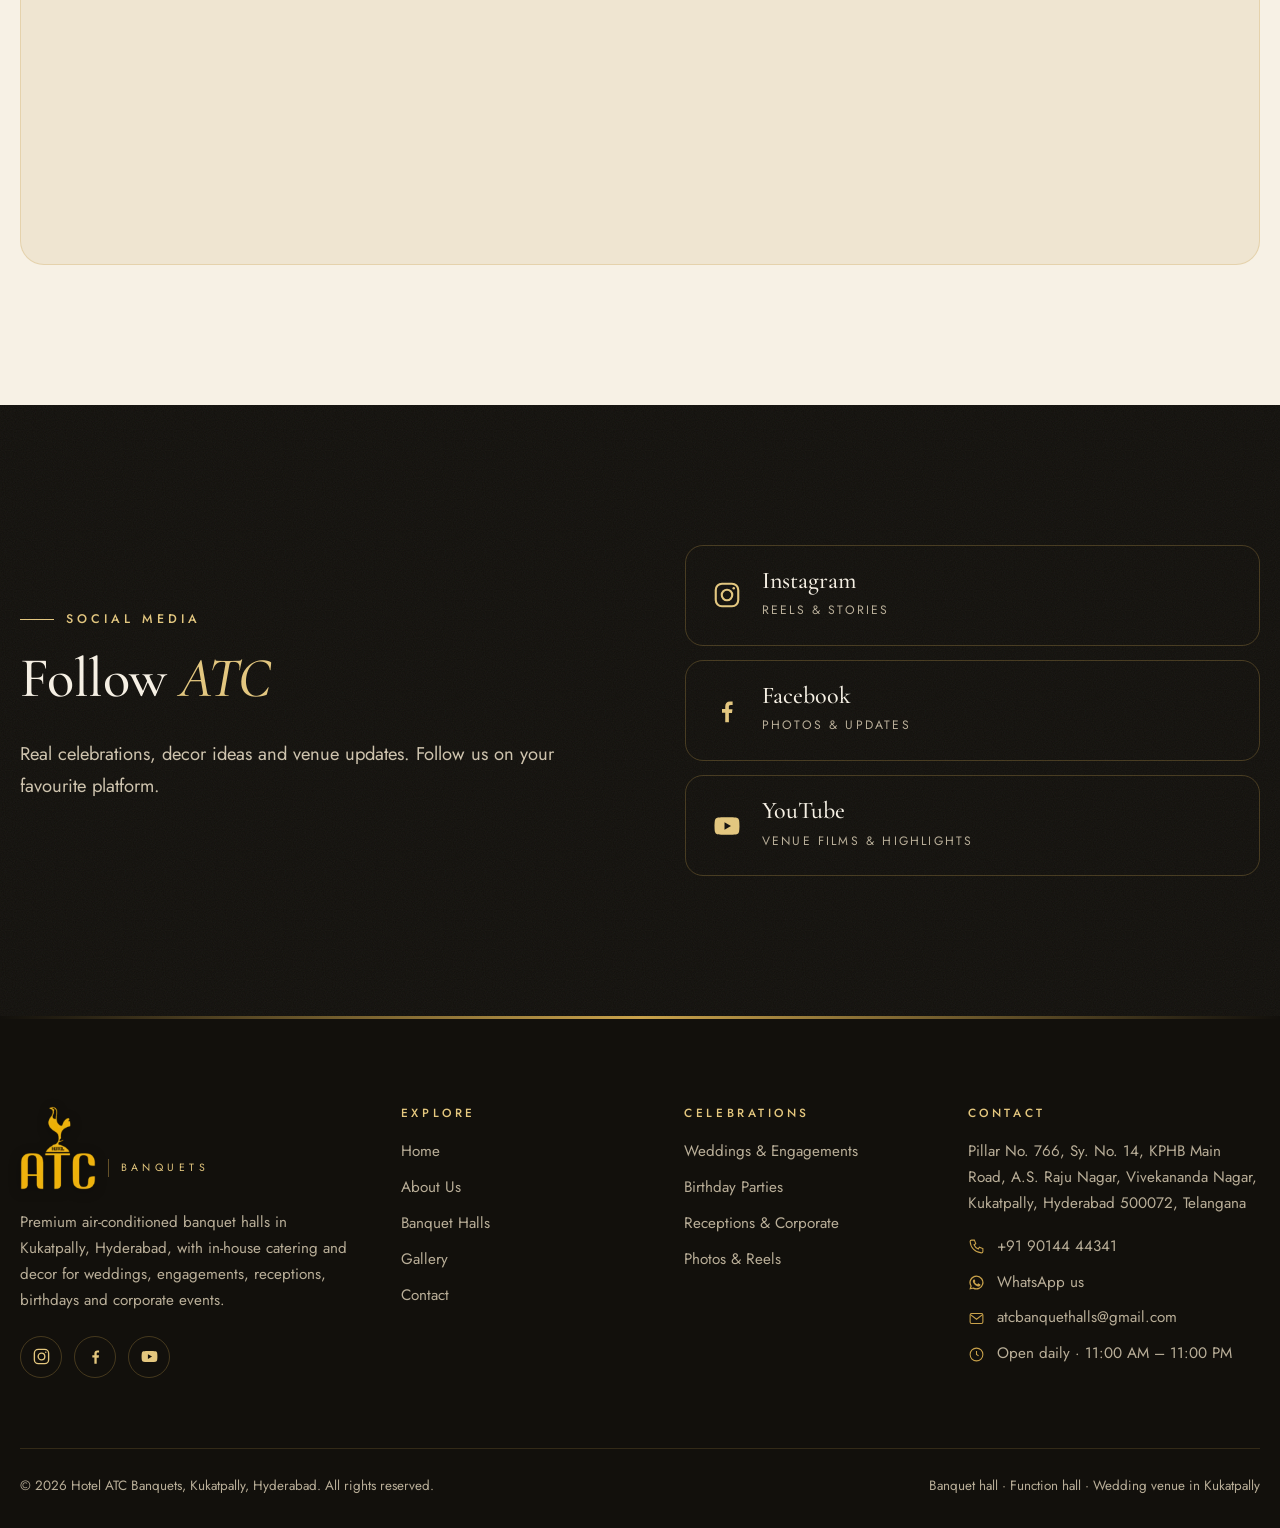
<file: contact.html>
<!doctype html>
<html lang="en-IN">
<head>
<meta charset="utf-8">
<meta name="viewport" content="width=device-width, initial-scale=1">
<title>Contact ATC Banquets | Book a Banquet Hall in Kukatpally, Hyderabad</title>
<meta name="description" content="Contact ATC Banquets, Kukatpally: call, WhatsApp or email us, or send the event enquiry form to check availability for weddings, receptions, birthdays and corporate events.">
<link rel="canonical" href="https://atcbanquet.netlify.app/contact.html">
<meta name="robots" content="index, follow, max-image-preview:large">
<meta name="theme-color" content="#12100c">
<meta name="geo.region" content="IN-TG">
<meta name="geo.placename" content="Kukatpally, Hyderabad">
<meta property="og:type" content="website">
<meta property="og:site_name" content="Hotel ATC Banquets">
<meta property="og:locale" content="en_IN">
<meta property="og:title" content="Contact ATC Banquets | Book a Banquet Hall in Kukatpally, Hyderabad">
<meta property="og:description" content="Contact ATC Banquets, Kukatpally: call, WhatsApp or email us, or send the event enquiry form to check availability for weddings, receptions, birthdays and corporate events.">
<meta property="og:url" content="https://atcbanquet.netlify.app/contact.html">
<meta property="og:image" content="https://atcbanquet.netlify.app/images/og-hotel-atc-banquets.jpg">
<meta property="og:image:width" content="1200">
<meta property="og:image:height" content="630">
<meta name="twitter:card" content="summary_large_image">
<meta name="twitter:title" content="Contact ATC Banquets | Book a Banquet Hall in Kukatpally, Hyderabad">
<meta name="twitter:description" content="Contact ATC Banquets, Kukatpally: call, WhatsApp or email us, or send the event enquiry form to check availability for weddings, receptions, birthdays and corporate events.">
<meta name="twitter:image" content="https://atcbanquet.netlify.app/images/og-hotel-atc-banquets.jpg">
<link rel="icon" href="favicon-32.png" type="image/png" sizes="32x32">
<link rel="icon" href="favicon-512.png" type="image/png" sizes="512x512">
<link rel="apple-touch-icon" href="apple-touch-icon.png">
<link rel="preconnect" href="https://fonts.googleapis.com">
<link rel="preconnect" href="https://fonts.gstatic.com" crossorigin>
<link href="https://fonts.googleapis.com/css2?family=Cormorant+Garamond:ital,wght@0,400;0,500;0,600;1,400;1,500&family=Jost:wght@300;400;500&display=swap" rel="stylesheet">
<link rel="preload" as="image" type="image/webp" imagesrcset="images/banquet-hall-lounge-kukatpally-sm.webp 960w, images/banquet-hall-lounge-kukatpally.webp 1920w" imagesizes="100vw">
<link rel="stylesheet" href="css/style.css">
<script type="application/ld+json">{"@context": "https://schema.org", "@type": "BreadcrumbList", "itemListElement": [{"@type": "ListItem", "position": 1, "name": "Home", "item": "https://atcbanquet.netlify.app/"}, {"@type": "ListItem", "position": 2, "name": "Contact", "item": "https://atcbanquet.netlify.app/contact.html"}]}</script>
</head>
<body>
<a class="skip" href="#main">Skip to content</a>
<header class="site-header">
  <nav class="wrap nav" aria-label="Main">
    <a class="brand" href="index.html" aria-label="Hotel ATC Banquets home"><img class="brand-logo" src="images/logo-sm.png" width="216" height="240" alt="Hotel ATC"><span class="brand-text"><span>Banquets</span></span></a>
    <button class="burger" aria-label="Open menu" aria-expanded="false" aria-controls="menu"><span></span><span></span><span></span></button>
    <ul class="menu" id="menu"><li><a href="index.html">Home</a></li><li><a href="about.html">About Us</a></li><li><a href="banquet-halls.html">Banquet Halls</a></li><li><a href="gallery.html">Gallery</a></li><li><a href="contact.html" aria-current="page">Contact</a></li><li><a class="btn" href="contact.html#enquiry">Book Now</a></li></ul>
  </nav>
</header>
<main id="main">

<section class="page-hero" style="min-height:58svh">
  <picture><source type="image/webp" srcset="images/premium-hall-02-carved-ceiling-aisle-sm.webp 960w, images/premium-hall-02-carved-ceiling-aisle.webp 1920w" sizes="100vw"><img src="images/premium-hall-02-carved-ceiling-aisle-sm.jpg" srcset="images/premium-hall-02-carved-ceiling-aisle-sm.jpg 960w, images/premium-hall-02-carved-ceiling-aisle.jpg 1920w" sizes="100vw" width="1920" height="1280" alt="Long aisle beneath a carved floral ceiling and crystal chandeliers in an ATC banquet hall" fetchpriority="high" decoding="async"></picture>
  <div class="wrap">
    <ol class="crumbs"><li><a href="index.html">Home</a></li><li>Contact</li></ol>
    <h1>Let&rsquo;s plan your <em class="g">celebration</em></h1>
    <p>Check dates, plan a site visit or ask for a quotation. Our events team will get back to you promptly.</p>
  </div>
</section>

<!-- Contact information -->
<section class="sec" id="contact-info">
  <div class="wrap">
    <div class="center reveal"><span class="eyebrow">Contact Information</span><h2>Reach us the way you <em class="g">prefer</em></h2><svg class="kolam" viewBox="0 0 120 22" fill="none" stroke="currentColor" stroke-width="1" aria-hidden="true"><path d="M0 11h44M76 11h44"/><path d="M60 2l9 9-9 9-9-9z"/><circle cx="60" cy="11" r="2.2" fill="currentColor"/><path d="M47 11l4-4 4 4-4 4zM65 11l4-4 4 4-4 4z"/></svg></div>
    <div class="contact-cards">
      <a class="c-card reveal" href="tel:+919014444341"><span class="ic"><svg viewBox="0 0 24 24" fill="none" stroke="currentColor" stroke-width="1.5" aria-hidden="true"><path d="M5 3h4l2 5-2.5 1.5a11 11 0 0 0 6 6L16 13l5 2v4a2 2 0 0 1-2 2A17 17 0 0 1 3 5a2 2 0 0 1 2-2z"/></svg></span><strong>Phone Number</strong><p>Call us for enquiries and bookings</p><span class="c-val">+91 90144 44341</span><span class="c-sub">Call or WhatsApp</span></a>
      <a class="c-card reveal d1" href="https://wa.me/919014444341?text=Hi%2C%20I%27d%20like%20to%20enquire%20about%20booking%20a%20banquet%20hall%20at%20ATC" target="_blank" rel="noopener"><span class="ic"><svg viewBox="0 0 24 24" fill="currentColor" aria-hidden="true"><path d="M12 2a10 10 0 0 0-8.6 15.1L2 22l5-1.3A10 10 0 1 0 12 2zm0 18.2a8.2 8.2 0 0 1-4.2-1.1l-.3-.2-3 .8.8-2.9-.2-.3A8.2 8.2 0 1 1 12 20.2zm4.5-6.1c-.2-.1-1.5-.7-1.7-.8s-.4-.1-.6.1-.7.8-.8 1-.3.2-.5.1a6.7 6.7 0 0 1-3.3-2.9c-.3-.4.3-.4.7-1.3.1-.2 0-.3 0-.4l-.8-1.8c-.2-.5-.4-.4-.6-.4h-.5a1 1 0 0 0-.7.3 3 3 0 0 0-.9 2.2 5.2 5.2 0 0 0 1.1 2.7 11.8 11.8 0 0 0 4.5 4c1.7.7 2.3.8 3.2.6a2.7 2.7 0 0 0 1.8-1.3 2.2 2.2 0 0 0 .1-1.3c0-.1-.2-.2-.5-.3z"/></svg></span><strong>WhatsApp</strong><p>Connect with us directly</p><span class="c-val">Chat on WhatsApp</span><span class="c-sub">+91 90144 44341</span></a>
      <a class="c-card reveal d2" href="mailto:atcbanquethalls@gmail.com?subject=Event%20enquiry%20-%20ATC%20Banquets"><span class="ic"><svg viewBox="0 0 24 24" fill="none" stroke="currentColor" stroke-width="1.5" aria-hidden="true"><rect x="3" y="5" width="18" height="14" rx="2"/><path d="M3.5 6.5L12 13l8.5-6.5"/></svg></span><strong>Email Address</strong><p>Send your enquiries</p><span class="c-val">atcbanquethalls@gmail.com</span><span class="c-sub">We reply within a day</span></a>
      <a class="c-card reveal d3" href="#location"><span class="ic"><svg viewBox="0 0 24 24" fill="none" stroke="currentColor" stroke-width="1.5" aria-hidden="true"><path d="M12 22s7-6.5 7-12a7 7 0 0 0-14 0c0 5.5 7 12 7 12z"/><circle cx="12" cy="10" r="2.5"/></svg></span><strong>Address</strong><p>ATC Banquets, Hotel ATC</p><span class="c-addr">Pillar No. 766, Sy. No. 14, KPHB Main Road, A.S. Raju Nagar, Vivekananda Nagar,<br>Kukatpally, Hyderabad 500072, Telangana</span></a>
    </div>
  </div>
</section>

<!-- Event enquiry form -->
<section class="sec tone" id="book">
  <div class="wrap contact-grid">
    <div class="reveal">
      <span class="eyebrow">Event Enquiry</span>
      <h2>Book your event at <em class="g">ATC</em></h2>
      <p class="lead">Share your event details. Our team will get in touch with you.</p>
      <ul class="info-list">
        <li><span class="ic"><svg viewBox="0 0 24 24" fill="none" stroke="currentColor" stroke-width="1.5" aria-hidden="true"><circle cx="12" cy="12" r="9"/><path d="M12 7v5l3 2"/></svg></span><div><strong>Site Visits</strong>Open daily &middot; 11:00 AM &ndash; 11:00 PM</div></li>
        <li><span class="ic"><svg viewBox="0 0 40 40" fill="none" stroke="currentColor" stroke-width="1.6" aria-hidden="true"><circle cx="14" cy="13" r="5"/><circle cx="28" cy="15" r="4"/><path d="M4 34c0-6 4.5-10 10-10s10 4 10 10M24 34c0-4 2-8 6-8s6 3 6 8"/></svg></span><div><strong>Capacity</strong>2 premium halls &middot; 200 &ndash; 350 guests each</div></li>
        <li><span class="ic"><svg viewBox="0 0 24 24" fill="none" stroke="currentColor" stroke-width="1.5" aria-hidden="true"><path d="M5 3h4l2 5-2.5 1.5a11 11 0 0 0 6 6L16 13l5 2v4a2 2 0 0 1-2 2A17 17 0 0 1 3 5a2 2 0 0 1 2-2z"/></svg></span><div><strong>Prefer to talk?</strong><a href="tel:+919014444341">+91 90144 44341</a></div></li>
      </ul>
      <div class="social light"><a href="https://www.instagram.com/explore/search/keyword/?q=hotel%20atc%20kukatpally" target="_blank" rel="noopener" aria-label="ATC on Instagram"><svg viewBox="0 0 24 24" fill="none" stroke="currentColor" stroke-width="1.7" aria-hidden="true"><rect x="3" y="3" width="18" height="18" rx="5"/><circle cx="12" cy="12" r="4.2"/><circle cx="17.4" cy="6.6" r="1" fill="currentColor" stroke="none"/></svg></a><a href="https://www.facebook.com/p/Hotel-ATC-100093467967816/" target="_blank" rel="noopener" aria-label="ATC on Facebook"><svg viewBox="0 0 24 24" fill="currentColor" aria-hidden="true"><path d="M13.5 21v-7.5h2.5l.4-3h-2.9V8.6c0-.9.3-1.5 1.5-1.5h1.5V4.4c-.3 0-1.2-.1-2.2-.1-2.2 0-3.7 1.3-3.7 3.8v2.3H8v3h2.6V21z"/></svg></a><a href="https://www.youtube.com/results?search_query=hotel+atc+kukatpally" target="_blank" rel="noopener" aria-label="ATC on YouTube"><svg viewBox="0 0 24 24" fill="currentColor" aria-hidden="true"><path d="M21.6 7.2a2.5 2.5 0 0 0-1.8-1.8C18.2 5 12 5 12 5s-6.2 0-7.8.4a2.5 2.5 0 0 0-1.8 1.8C2 8.8 2 12 2 12s0 3.2.4 4.8a2.5 2.5 0 0 0 1.8 1.8C5.8 19 12 19 12 19s6.2 0 7.8-.4a2.5 2.5 0 0 0 1.8-1.8c.4-1.6.4-4.8.4-4.8s0-3.2-.4-4.8zM10 15V9l5.2 3z"/></svg></a></div>
    </div>

    <!-- Enquiries are emailed via Google Apps Script. Web App URL is in data-endpoint (see google-apps-script/SETUP.md). -->
    <form class="form reveal d1" name="banquet-enquiry" method="POST" id="enquiry" data-endpoint="https://script.google.com/macros/s/AKfycbzSIm5qGAOg-RMjgDaJkZrMtDneUkyMqr8ZhPIgMHtVLO9TElU7FBM1IY6x4Xz_-6pJ/exec">
      <div class="success" role="status" tabindex="-1">Thank you! Your enquiry has been received. Our team will get in touch with you shortly.</div>
      <div class="form-error" role="alert" tabindex="-1">Sorry, your enquiry could not be sent. Please call <a href="tel:+919014444341">+91 90144 44341</a> or <a href="https://wa.me/919014444341" target="_blank" rel="noopener">WhatsApp us</a>.</div>
      <p class="hidden"><label>Leave this empty <input name="company" tabindex="-1" autocomplete="off"></label></p>
      <span class="eyebrow">Event Enquiry Form</span>
      <h2>Book Your Event at ATC</h2>
      <p class="form-sub">Share your event details. Our team will get in touch with you.</p>
      <div class="fields">
        <div class="field full"><label for="name">Full Name *</label><input id="name" name="name" autocomplete="name" placeholder="Your full name" required></div>
        <div class="field"><label for="mobile">Mobile Number *</label><input id="mobile" name="mobile" type="tel" autocomplete="tel" inputmode="tel" pattern="[0-9+ \-]{10,15}" placeholder="+91 98765 43210" required></div>
        <div class="field"><label for="email">Email Address</label><input id="email" name="email" type="email" autocomplete="email" placeholder="you@example.com"></div>
        <div class="field"><label for="event-type">Event Type *</label><select id="event-type" name="event_type" required><option value="">Select event type</option><option>Wedding</option><option>Engagement</option><option>Reception</option><option>Birthday Party</option><option>Corporate Event</option><option>Other</option></select></div>
        <div class="field"><label for="hall">Preferred Banquet Hall</label><select id="hall" name="preferred_hall"><option value="">Select hall</option><option value="Premium Hall 01">Premium Hall 01</option><option value="Premium Hall 02">Premium Hall 02</option><option value="Either Hall">Either Hall</option></select></div>
        <div class="field"><label for="event-date">Event Date</label><input id="event-date" name="event_date" type="date" aria-describedby="date-hint"><small id="date-hint" class="hint">Select event date</small></div>
        <div class="field"><label for="guests">Expected Guests</label><select id="guests" name="expected_guests"><option value="">Select guest count</option><option>200&ndash;250 Guests</option><option>250&ndash;300 Guests</option><option>300&ndash;350 Guests</option></select></div>
        <div class="field full"><label for="requirements">Additional Requirements</label><textarea id="requirements" name="additional_requirements" placeholder="Menu preference, decor theme, session timings, anything else..."></textarea></div>
      </div>
      <button class="btn" type="submit">Submit Enquiry <svg viewBox="0 0 16 16" fill="none" stroke="currentColor" stroke-width="1.5" aria-hidden="true"><path d="M2 8h12M9 3l5 5-5 5"/></svg></button>
      <p class="form-note">We respect your privacy. Your details are used only to respond to your enquiry.</p>
    </form>
  </div>
</section>

<!-- Google Maps -->
<section class="sec" id="location">
  <div class="wrap">
    <div class="map-head">
      <div class="reveal"><span class="eyebrow">Find Us</span><h2>ATC exact <em class="g">location</em></h2><address class="lead" style="font-style:normal">Pillar No. 766, Sy. No. 14, KPHB Main Road, A.S. Raju Nagar, Vivekananda Nagar,<br>Kukatpally, Hyderabad 500072, Telangana</address></div>
      <div class="reveal d1 map-actions"><a class="btn" href="https://www.google.com/maps/dir/?api=1&amp;destination=Hotel+ATC,+KPHB+Main+Road,+Kukatpally,+Hyderabad+500072" target="_blank" rel="noopener"><svg viewBox="0 0 24 24" fill="none" stroke="currentColor" stroke-width="1.5" aria-hidden="true"><path d="M12 22s7-6.5 7-12a7 7 0 0 0-14 0c0 5.5 7 12 7 12z"/><circle cx="12" cy="10" r="2.5"/></svg> Get Directions</a><a class="btn line" href="tel:+919014444341">Call for Directions</a></div>
    </div>
    <div class="map reveal">
      <iframe title="Google Map showing ATC Banquets on KPHB Main Road, Kukatpally, Hyderabad" src="https://www.google.com/maps?q=Hotel+ATC,+KPHB+Main+Road,+Kukatpally,+Hyderabad+500072&amp;output=embed" loading="lazy" referrerpolicy="no-referrer-when-downgrade" allowfullscreen></iframe>
    </div>
  </div>
</section>

<!-- Social media -->
<section class="sec dark grain" id="social">
  <div class="wrap split">
    <div class="reveal"><span class="eyebrow">Social Media</span><h2>Follow <em class="g">ATC</em></h2><p class="lead">Real celebrations, decor ideas and venue updates. Follow us on your favourite platform.</p></div>
    <div class="social-big reveal d1">
      <a href="https://www.instagram.com/explore/search/keyword/?q=hotel%20atc%20kukatpally" target="_blank" rel="noopener"><svg viewBox="0 0 24 24" fill="none" stroke="currentColor" stroke-width="1.7" aria-hidden="true"><rect x="3" y="3" width="18" height="18" rx="5"/><circle cx="12" cy="12" r="4.2"/><circle cx="17.4" cy="6.6" r="1" fill="currentColor" stroke="none"/></svg><span><b>Instagram</b><small>Reels &amp; stories</small></span></a>
      <a href="https://www.facebook.com/p/Hotel-ATC-100093467967816/" target="_blank" rel="noopener"><svg viewBox="0 0 24 24" fill="currentColor" aria-hidden="true"><path d="M13.5 21v-7.5h2.5l.4-3h-2.9V8.6c0-.9.3-1.5 1.5-1.5h1.5V4.4c-.3 0-1.2-.1-2.2-.1-2.2 0-3.7 1.3-3.7 3.8v2.3H8v3h2.6V21z"/></svg><span><b>Facebook</b><small>Photos &amp; updates</small></span></a>
      <a href="https://www.youtube.com/results?search_query=hotel+atc+kukatpally" target="_blank" rel="noopener"><svg viewBox="0 0 24 24" fill="currentColor" aria-hidden="true"><path d="M21.6 7.2a2.5 2.5 0 0 0-1.8-1.8C18.2 5 12 5 12 5s-6.2 0-7.8.4a2.5 2.5 0 0 0-1.8 1.8C2 8.8 2 12 2 12s0 3.2.4 4.8a2.5 2.5 0 0 0 1.8 1.8C5.8 19 12 19 12 19s6.2 0 7.8-.4a2.5 2.5 0 0 0 1.8-1.8c.4-1.6.4-4.8.4-4.8s0-3.2-.4-4.8zM10 15V9l5.2 3z"/></svg><span><b>YouTube</b><small>Venue films &amp; highlights</small></span></a>
    </div>
  </div>
</section>
</main>
<footer class="site-footer">
  <div class="wrap foot">
    <div>
      <a class="brand" href="index.html"><img class="brand-logo" src="images/logo-sm.png" width="216" height="240" alt="Hotel ATC"><span class="brand-text"><span>Banquets</span></span></a>
      <p>Premium air-conditioned banquet halls in Kukatpally, Hyderabad, with in-house catering and decor for weddings, engagements, receptions, birthdays and corporate events.</p>
      <div class="social"><a href="https://www.instagram.com/explore/search/keyword/?q=hotel%20atc%20kukatpally" target="_blank" rel="noopener" aria-label="ATC on Instagram"><svg viewBox="0 0 24 24" fill="none" stroke="currentColor" stroke-width="1.7" aria-hidden="true"><rect x="3" y="3" width="18" height="18" rx="5"/><circle cx="12" cy="12" r="4.2"/><circle cx="17.4" cy="6.6" r="1" fill="currentColor" stroke="none"/></svg></a><a href="https://www.facebook.com/p/Hotel-ATC-100093467967816/" target="_blank" rel="noopener" aria-label="ATC on Facebook"><svg viewBox="0 0 24 24" fill="currentColor" aria-hidden="true"><path d="M13.5 21v-7.5h2.5l.4-3h-2.9V8.6c0-.9.3-1.5 1.5-1.5h1.5V4.4c-.3 0-1.2-.1-2.2-.1-2.2 0-3.7 1.3-3.7 3.8v2.3H8v3h2.6V21z"/></svg></a><a href="https://www.youtube.com/results?search_query=hotel+atc+kukatpally" target="_blank" rel="noopener" aria-label="ATC on YouTube"><svg viewBox="0 0 24 24" fill="currentColor" aria-hidden="true"><path d="M21.6 7.2a2.5 2.5 0 0 0-1.8-1.8C18.2 5 12 5 12 5s-6.2 0-7.8.4a2.5 2.5 0 0 0-1.8 1.8C2 8.8 2 12 2 12s0 3.2.4 4.8a2.5 2.5 0 0 0 1.8 1.8C5.8 19 12 19 12 19s6.2 0 7.8-.4a2.5 2.5 0 0 0 1.8-1.8c.4-1.6.4-4.8.4-4.8s0-3.2-.4-4.8zM10 15V9l5.2 3z"/></svg></a></div>
    </div>
    <div><h4>Explore</h4><ul><li><a href="index.html">Home</a></li><li><a href="about.html">About Us</a></li><li><a href="banquet-halls.html">Banquet Halls</a></li><li><a href="gallery.html">Gallery</a></li><li><a href="contact.html">Contact</a></li></ul></div>
    <div><h4>Celebrations</h4><ul><li><a href="banquet-halls.html#weddings">Weddings &amp; Engagements</a></li><li><a href="banquet-halls.html#birthdays">Birthday Parties</a></li><li><a href="banquet-halls.html#receptions">Receptions &amp; Corporate</a></li><li><a href="gallery.html">Photos &amp; Reels</a></li></ul></div>
    <div><h4>Contact</h4>
      <address style="font-style:normal"><p>Pillar No. 766, Sy. No. 14, KPHB Main Road, A.S. Raju Nagar, Vivekananda Nagar,<br>Kukatpally, Hyderabad 500072, Telangana</p></address>
      <ul class="foot-contact"><li><svg viewBox="0 0 24 24" fill="none" stroke="currentColor" stroke-width="1.5" aria-hidden="true"><path d="M5 3h4l2 5-2.5 1.5a11 11 0 0 0 6 6L16 13l5 2v4a2 2 0 0 1-2 2A17 17 0 0 1 3 5a2 2 0 0 1 2-2z"/></svg><a href="tel:+919014444341">+91 90144 44341</a></li><li><svg viewBox="0 0 24 24" fill="currentColor" aria-hidden="true"><path d="M12 2a10 10 0 0 0-8.6 15.1L2 22l5-1.3A10 10 0 1 0 12 2zm0 18.2a8.2 8.2 0 0 1-4.2-1.1l-.3-.2-3 .8.8-2.9-.2-.3A8.2 8.2 0 1 1 12 20.2zm4.5-6.1c-.2-.1-1.5-.7-1.7-.8s-.4-.1-.6.1-.7.8-.8 1-.3.2-.5.1a6.7 6.7 0 0 1-3.3-2.9c-.3-.4.3-.4.7-1.3.1-.2 0-.3 0-.4l-.8-1.8c-.2-.5-.4-.4-.6-.4h-.5a1 1 0 0 0-.7.3 3 3 0 0 0-.9 2.2 5.2 5.2 0 0 0 1.1 2.7 11.8 11.8 0 0 0 4.5 4c1.7.7 2.3.8 3.2.6a2.7 2.7 0 0 0 1.8-1.3 2.2 2.2 0 0 0 .1-1.3c0-.1-.2-.2-.5-.3z"/></svg><a href="https://wa.me/919014444341?text=Hi%2C%20I%27d%20like%20to%20enquire%20about%20booking%20a%20banquet%20hall%20at%20ATC" target="_blank" rel="noopener">WhatsApp us</a></li><li><svg viewBox="0 0 24 24" fill="none" stroke="currentColor" stroke-width="1.5" aria-hidden="true"><rect x="3" y="5" width="18" height="14" rx="2"/><path d="M3.5 6.5L12 13l8.5-6.5"/></svg><a href="mailto:atcbanquethalls@gmail.com">atcbanquethalls@gmail.com</a></li><li><svg viewBox="0 0 24 24" fill="none" stroke="currentColor" stroke-width="1.5" aria-hidden="true"><circle cx="12" cy="12" r="9"/><path d="M12 7v5l3 2"/></svg><span>Open daily &middot; 11:00 AM &ndash; 11:00 PM</span></li></ul>
    </div>
  </div>
  <div class="wrap foot-bottom"><span>&copy; <span id="year">2026</span> Hotel ATC Banquets, Kukatpally, Hyderabad. All rights reserved.</span><span>Banquet hall &middot; Function hall &middot; Wedding venue in Kukatpally</span></div>
</footer>
<a class="float-wa" href="https://wa.me/919014444341?text=Hi%2C%20I%27d%20like%20to%20enquire%20about%20booking%20a%20banquet%20hall%20at%20ATC" target="_blank" rel="noopener" aria-label="Chat on WhatsApp"><svg viewBox="0 0 24 24" fill="currentColor" aria-hidden="true"><path d="M12 2a10 10 0 0 0-8.6 15.1L2 22l5-1.3A10 10 0 1 0 12 2zm0 18.2a8.2 8.2 0 0 1-4.2-1.1l-.3-.2-3 .8.8-2.9-.2-.3A8.2 8.2 0 1 1 12 20.2zm4.5-6.1c-.2-.1-1.5-.7-1.7-.8s-.4-.1-.6.1-.7.8-.8 1-.3.2-.5.1a6.7 6.7 0 0 1-3.3-2.9c-.3-.4.3-.4.7-1.3.1-.2 0-.3 0-.4l-.8-1.8c-.2-.5-.4-.4-.6-.4h-.5a1 1 0 0 0-.7.3 3 3 0 0 0-.9 2.2 5.2 5.2 0 0 0 1.1 2.7 11.8 11.8 0 0 0 4.5 4c1.7.7 2.3.8 3.2.6a2.7 2.7 0 0 0 1.8-1.3 2.2 2.2 0 0 0 .1-1.3c0-.1-.2-.2-.5-.3z"/></svg></a>
<script src="js/main.js" defer></script>
</body>
</html>
</file>
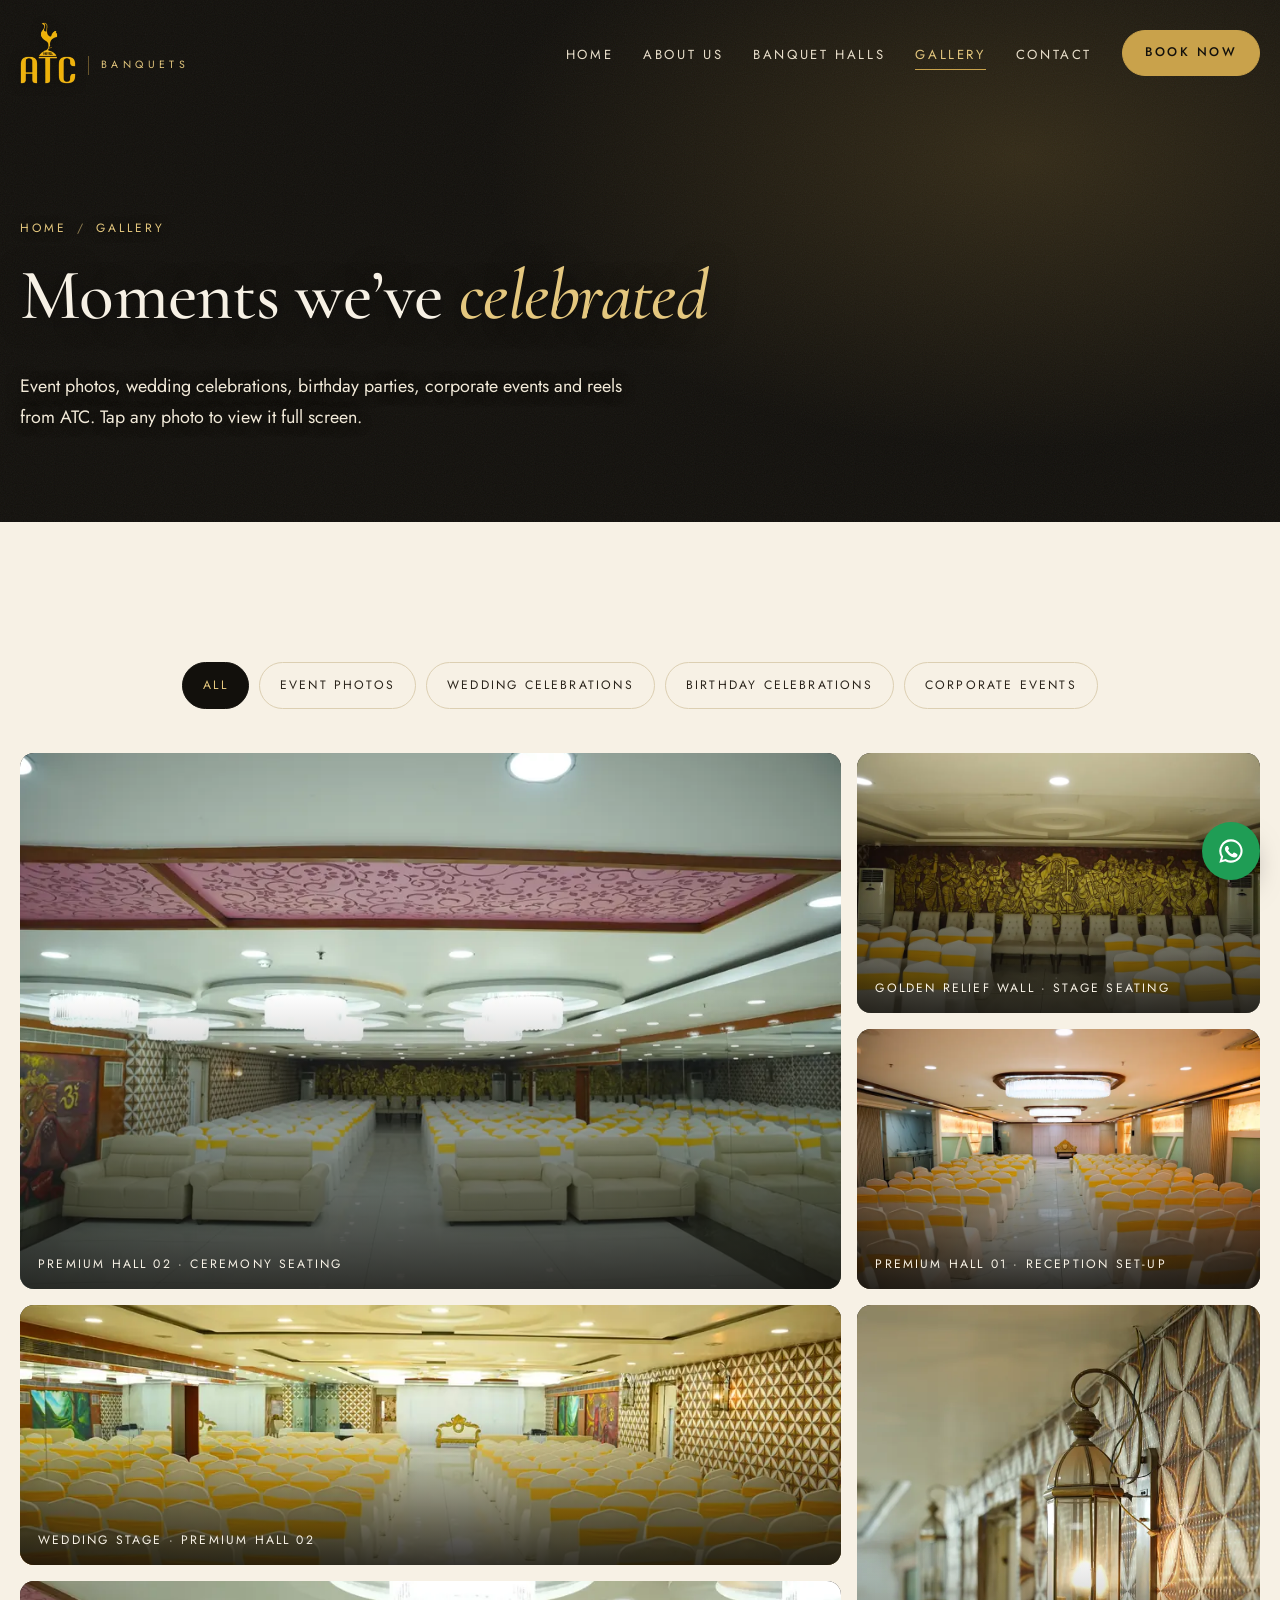
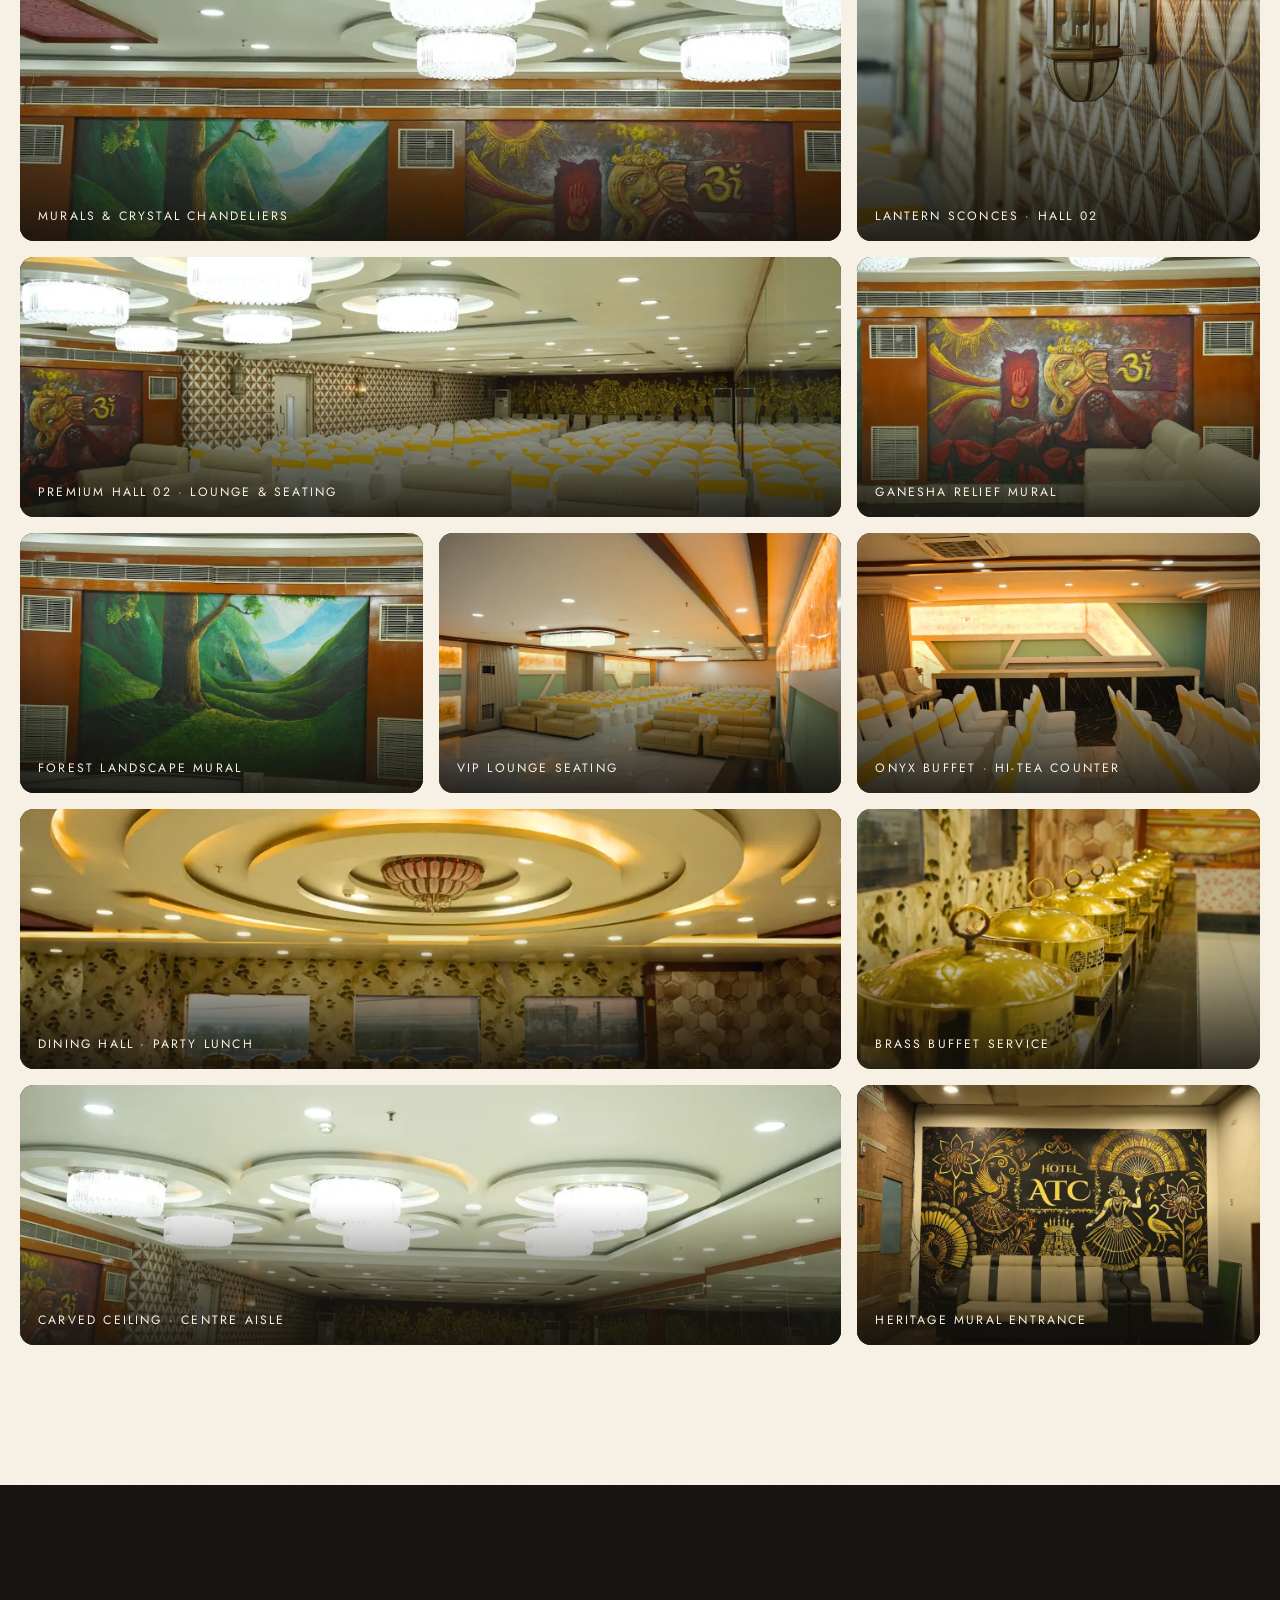
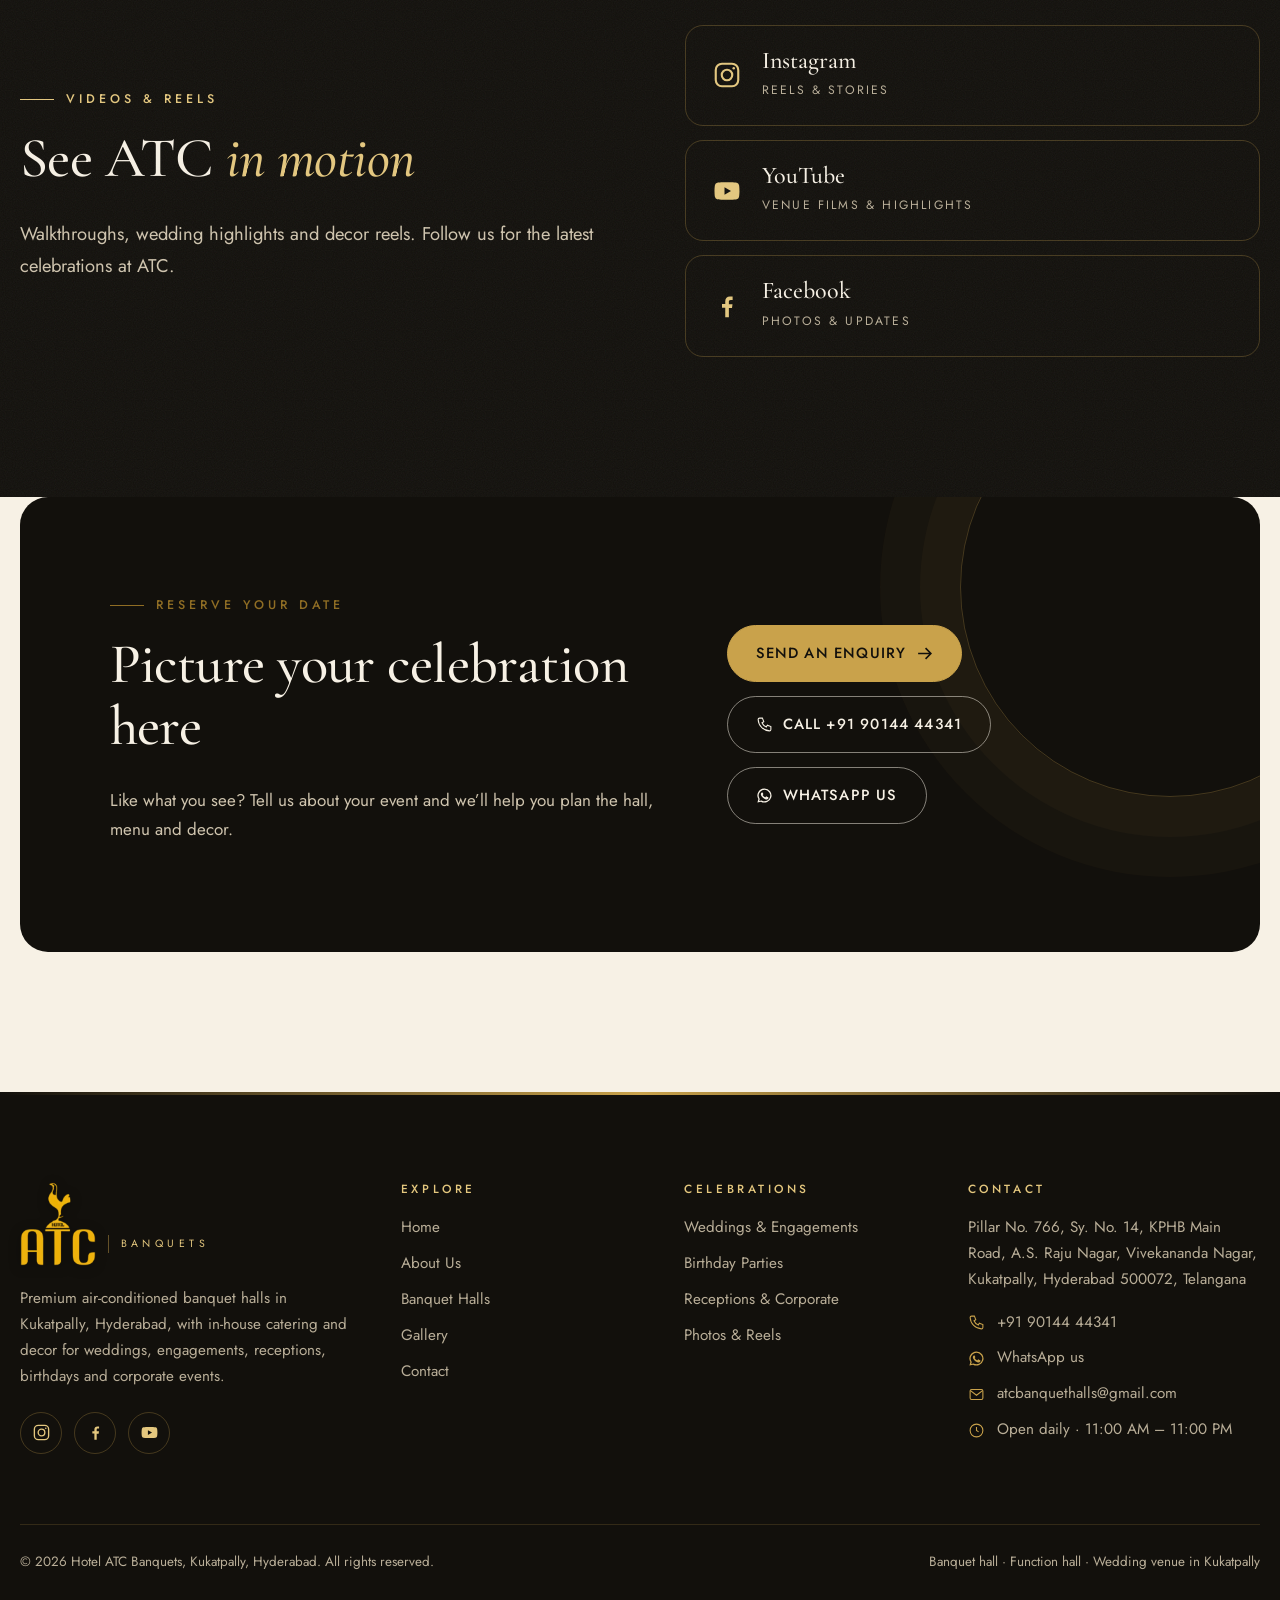
<file: gallery.html>
<!doctype html>
<html lang="en-IN">
<head>
<meta charset="utf-8">
<meta name="viewport" content="width=device-width, initial-scale=1">
<title>Gallery | Wedding, Birthday &amp; Corporate Event Photos | ATC Banquets</title>
<meta name="description" content="Photos, videos and reels from ATC Banquets, Kukatpally: wedding celebrations, birthday parties, corporate events and our premium halls.">
<link rel="canonical" href="https://atcbanquet.netlify.app/gallery.html">
<meta name="robots" content="index, follow, max-image-preview:large">
<meta name="theme-color" content="#12100c">
<meta name="geo.region" content="IN-TG">
<meta name="geo.placename" content="Kukatpally, Hyderabad">
<meta property="og:type" content="website">
<meta property="og:site_name" content="Hotel ATC Banquets">
<meta property="og:locale" content="en_IN">
<meta property="og:title" content="Gallery | Wedding, Birthday &amp; Corporate Event Photos | ATC Banquets">
<meta property="og:description" content="Photos, videos and reels from ATC Banquets, Kukatpally: wedding celebrations, birthday parties, corporate events and our premium halls.">
<meta property="og:url" content="https://atcbanquet.netlify.app/gallery.html">
<meta property="og:image" content="https://atcbanquet.netlify.app/images/og-hotel-atc-banquets.jpg">
<meta property="og:image:width" content="1200">
<meta property="og:image:height" content="630">
<meta name="twitter:card" content="summary_large_image">
<meta name="twitter:title" content="Gallery | Wedding, Birthday &amp; Corporate Event Photos | ATC Banquets">
<meta name="twitter:description" content="Photos, videos and reels from ATC Banquets, Kukatpally: wedding celebrations, birthday parties, corporate events and our premium halls.">
<meta name="twitter:image" content="https://atcbanquet.netlify.app/images/og-hotel-atc-banquets.jpg">
<link rel="icon" href="favicon-32.png" type="image/png" sizes="32x32">
<link rel="icon" href="favicon-512.png" type="image/png" sizes="512x512">
<link rel="apple-touch-icon" href="apple-touch-icon.png">
<link rel="preconnect" href="https://fonts.googleapis.com">
<link rel="preconnect" href="https://fonts.gstatic.com" crossorigin>
<link href="https://fonts.googleapis.com/css2?family=Cormorant+Garamond:ital,wght@0,400;0,500;0,600;1,400;1,500&family=Jost:wght@300;400;500&display=swap" rel="stylesheet">
<link rel="stylesheet" href="css/style.css">
<script type="application/ld+json">{"@context": "https://schema.org", "@type": "BreadcrumbList", "itemListElement": [{"@type": "ListItem", "position": 1, "name": "Home", "item": "https://atcbanquet.netlify.app/"}, {"@type": "ListItem", "position": 2, "name": "Gallery", "item": "https://atcbanquet.netlify.app/gallery.html"}]}</script>
</head>
<body>
<a class="skip" href="#main">Skip to content</a>
<header class="site-header">
  <nav class="wrap nav" aria-label="Main">
    <a class="brand" href="index.html" aria-label="Hotel ATC Banquets home"><img class="brand-logo" src="images/logo-sm.png" width="216" height="240" alt="Hotel ATC"><span class="brand-text"><span>Banquets</span></span></a>
    <button class="burger" aria-label="Open menu" aria-expanded="false" aria-controls="menu"><span></span><span></span><span></span></button>
    <ul class="menu" id="menu"><li><a href="index.html">Home</a></li><li><a href="about.html">About Us</a></li><li><a href="banquet-halls.html">Banquet Halls</a></li><li><a href="gallery.html" aria-current="page">Gallery</a></li><li><a href="contact.html">Contact</a></li><li><a class="btn" href="contact.html#enquiry">Book Now</a></li></ul>
  </nav>
</header>
<main id="main">

<section class="page-hero plain grain" style="min-height:58svh">
  
  <div class="wrap">
    <ol class="crumbs"><li><a href="index.html">Home</a></li><li>Gallery</li></ol>
    <h1>Moments we&rsquo;ve <em class="g">celebrated</em></h1>
    <p>Event photos, wedding celebrations, birthday parties, corporate events and reels from ATC. Tap any photo to view it full screen.</p>
  </div>
</section>

<section class="sec">
  <div class="wrap">
    <div class="filters reveal" role="toolbar" aria-label="Filter gallery"><button type="button" data-filter="all" aria-pressed="true">All</button><button type="button" data-filter="events" aria-pressed="false">Event Photos</button><button type="button" data-filter="weddings" aria-pressed="false">Wedding Celebrations</button><button type="button" data-filter="birthdays" aria-pressed="false">Birthday Celebrations</button><button type="button" data-filter="corporate" aria-pressed="false">Corporate Events</button></div>
    <div class="gallery-grid" data-lightbox>
      <figure class="g-item wide tall reveal" data-cat="weddings events"><picture><source type="image/webp" srcset="images/premium-hall-02-chandeliers-seating-sm.webp 960w, images/premium-hall-02-chandeliers-seating.webp 1920w" sizes="(max-width:600px) 100vw, (max-width:900px) 50vw, 33vw"><img src="images/premium-hall-02-chandeliers-seating-sm.jpg" srcset="images/premium-hall-02-chandeliers-seating-sm.jpg 960w, images/premium-hall-02-chandeliers-seating.jpg 1920w" sizes="(max-width:600px) 100vw, (max-width:900px) 50vw, 33vw" width="1920" height="1280" alt="Premium Hall 02 with crystal chandeliers, sofa lounges and decorated chair rows" loading="lazy" decoding="async" data-full="images/premium-hall-02-chandeliers-seating.webp"></picture><figcaption>Premium Hall 02 &middot; ceremony seating</figcaption></figure>
      <figure class="g-item  reveal d1" data-cat="weddings events"><picture><source type="image/webp" srcset="images/golden-relief-wall-banquet-hall-sm.webp 960w, images/golden-relief-wall-banquet-hall.webp 1920w" sizes="(max-width:600px) 100vw, (max-width:900px) 50vw, 33vw"><img src="images/golden-relief-wall-banquet-hall-sm.jpg" srcset="images/golden-relief-wall-banquet-hall-sm.jpg 960w, images/golden-relief-wall-banquet-hall.jpg 1920w" sizes="(max-width:600px) 100vw, (max-width:900px) 50vw, 33vw" width="1920" height="1280" alt="Golden sculpted relief wall with stage chairs in Premium Hall 02" loading="lazy" decoding="async" data-full="images/golden-relief-wall-banquet-hall.webp"></picture><figcaption>Golden relief wall &middot; stage seating</figcaption></figure>
      <figure class="g-item  reveal d2" data-cat="weddings corporate events"><picture><source type="image/webp" srcset="images/crystal-chandelier-banquet-hall-sm.webp 960w, images/crystal-chandelier-banquet-hall.webp 1920w" sizes="(max-width:600px) 100vw, (max-width:900px) 50vw, 33vw"><img src="images/crystal-chandelier-banquet-hall-sm.jpg" srcset="images/crystal-chandelier-banquet-hall-sm.jpg 960w, images/crystal-chandelier-banquet-hall.jpg 1920w" sizes="(max-width:600px) 100vw, (max-width:900px) 50vw, 33vw" width="1920" height="1280" alt="Crystal chandeliers and marble aisle in Premium Hall 01" loading="lazy" decoding="async" data-full="images/crystal-chandelier-banquet-hall.webp"></picture><figcaption>Premium Hall 01 &middot; reception set-up</figcaption></figure>
      <figure class="g-item wide reveal" data-cat="weddings events"><picture><source type="image/webp" srcset="images/grand-wedding-hall-stage-hyderabad-sm.webp 960w, images/grand-wedding-hall-stage-hyderabad.webp 1920w" sizes="(max-width:600px) 100vw, (max-width:900px) 50vw, 33vw"><img src="images/grand-wedding-hall-stage-hyderabad-sm.jpg" srcset="images/grand-wedding-hall-stage-hyderabad-sm.jpg 960w, images/grand-wedding-hall-stage-hyderabad.jpg 1920w" sizes="(max-width:600px) 100vw, (max-width:900px) 50vw, 33vw" width="1920" height="1280" alt="Golden wedding stage with decorated chair rows at ATC" loading="lazy" decoding="async" data-full="images/grand-wedding-hall-stage-hyderabad.webp"></picture><figcaption>Wedding stage &middot; Premium Hall 02</figcaption></figure>
      <figure class="g-item wide reveal d1" data-cat="events birthdays"><picture><source type="image/webp" srcset="images/hall-murals-crystal-chandeliers-sm.webp 960w, images/hall-murals-crystal-chandeliers.webp 1920w" sizes="(max-width:600px) 100vw, (max-width:900px) 50vw, 33vw"><img src="images/hall-murals-crystal-chandeliers-sm.jpg" srcset="images/hall-murals-crystal-chandeliers-sm.jpg 960w, images/hall-murals-crystal-chandeliers.jpg 1920w" sizes="(max-width:600px) 100vw, (max-width:900px) 50vw, 33vw" width="1920" height="1280" alt="Hand-painted forest and Ganesha murals under crystal chandeliers" loading="lazy" decoding="async" data-full="images/hall-murals-crystal-chandeliers.webp"></picture><figcaption>Murals &amp; crystal chandeliers</figcaption></figure>
      <figure class="g-item wide reveal" data-cat="weddings events"><picture><source type="image/webp" srcset="images/premium-hall-02-sofa-lounge-chandeliers-sm.webp 960w, images/premium-hall-02-sofa-lounge-chandeliers.webp 1920w" sizes="(max-width:600px) 100vw, (max-width:900px) 100vw, 66vw"><img src="images/premium-hall-02-sofa-lounge-chandeliers-sm.jpg" srcset="images/premium-hall-02-sofa-lounge-chandeliers-sm.jpg 960w, images/premium-hall-02-sofa-lounge-chandeliers.jpg 1920w" sizes="(max-width:600px) 100vw, (max-width:900px) 100vw, 66vw" width="1920" height="1280" alt="Sofa lounges in front of rows of decorated chairs under crystal chandeliers" loading="lazy" decoding="async" data-full="images/premium-hall-02-sofa-lounge-chandeliers.webp"></picture><figcaption>Premium Hall 02 &middot; lounge &amp; seating</figcaption></figure>
      <figure class="g-item tall reveal d1" data-cat="weddings events"><picture><source type="image/webp" srcset="images/brass-lantern-wall-sconce-hall-02-sm.webp 960w, images/brass-lantern-wall-sconce-hall-02.webp 1920w" sizes="(max-width:600px) 100vw, (max-width:900px) 50vw, 33vw"><img src="images/brass-lantern-wall-sconce-hall-02-sm.jpg" srcset="images/brass-lantern-wall-sconce-hall-02-sm.jpg 960w, images/brass-lantern-wall-sconce-hall-02.jpg 1920w" sizes="(max-width:600px) 100vw, (max-width:900px) 50vw, 33vw" width="1280" height="1920" alt="Brass and glass lantern sconce on a patterned feature wall" loading="lazy" decoding="async" data-full="images/brass-lantern-wall-sconce-hall-02.webp"></picture><figcaption>Lantern sconces &middot; Hall 02</figcaption></figure>
      <figure class="g-item  reveal d2" data-cat="events weddings"><picture><source type="image/webp" srcset="images/ganesha-relief-mural-banquet-hall-sm.webp 960w, images/ganesha-relief-mural-banquet-hall.webp 1920w" sizes="(max-width:600px) 100vw, (max-width:900px) 50vw, 33vw"><img src="images/ganesha-relief-mural-banquet-hall-sm.jpg" srcset="images/ganesha-relief-mural-banquet-hall-sm.jpg 960w, images/ganesha-relief-mural-banquet-hall.jpg 1920w" sizes="(max-width:600px) 100vw, (max-width:900px) 50vw, 33vw" width="1920" height="1280" alt="Hand-painted Ganesha relief mural in Premium Hall 02" loading="lazy" decoding="async" data-full="images/ganesha-relief-mural-banquet-hall.webp"></picture><figcaption>Ganesha relief mural</figcaption></figure>
      <figure class="g-item  reveal" data-cat="events birthdays"><picture><source type="image/webp" srcset="images/forest-mural-banquet-hall-sm.webp 960w, images/forest-mural-banquet-hall.webp 1920w" sizes="(max-width:600px) 100vw, (max-width:900px) 50vw, 33vw"><img src="images/forest-mural-banquet-hall-sm.jpg" srcset="images/forest-mural-banquet-hall-sm.jpg 960w, images/forest-mural-banquet-hall.jpg 1920w" sizes="(max-width:600px) 100vw, (max-width:900px) 50vw, 33vw" width="1920" height="1280" alt="Hand-painted forest landscape mural in Premium Hall 02" loading="lazy" decoding="async" data-full="images/forest-mural-banquet-hall.webp"></picture><figcaption>Forest landscape mural</figcaption></figure>
      <figure class="g-item  reveal d1" data-cat="corporate birthdays events"><picture><source type="image/webp" srcset="images/banquet-hall-lounge-kukatpally-sm.webp 960w, images/banquet-hall-lounge-kukatpally.webp 1920w" sizes="(max-width:600px) 100vw, (max-width:900px) 50vw, 33vw"><img src="images/banquet-hall-lounge-kukatpally-sm.jpg" srcset="images/banquet-hall-lounge-kukatpally-sm.jpg 960w, images/banquet-hall-lounge-kukatpally.jpg 1920w" sizes="(max-width:600px) 100vw, (max-width:900px) 50vw, 33vw" width="1920" height="1280" alt="Lounge sofas for VIP guests and corporate meet-and-greets" loading="lazy" decoding="async" data-full="images/banquet-hall-lounge-kukatpally.webp"></picture><figcaption>VIP lounge seating</figcaption></figure>
      <figure class="g-item  reveal d2" data-cat="corporate events"><picture><source type="image/webp" srcset="images/onyx-buffet-counter-banquet-sm.webp 960w, images/onyx-buffet-counter-banquet.webp 1920w" sizes="(max-width:600px) 100vw, (max-width:900px) 50vw, 33vw"><img src="images/onyx-buffet-counter-banquet-sm.jpg" srcset="images/onyx-buffet-counter-banquet-sm.jpg 960w, images/onyx-buffet-counter-banquet.jpg 1920w" sizes="(max-width:600px) 100vw, (max-width:900px) 50vw, 33vw" width="1920" height="1280" alt="Backlit onyx buffet counter for hi-tea and corporate events" loading="lazy" decoding="async" data-full="images/onyx-buffet-counter-banquet.webp"></picture><figcaption>Onyx buffet &middot; hi-tea counter</figcaption></figure>
      <figure class="g-item wide reveal" data-cat="birthdays events"><picture><source type="image/webp" srcset="images/dining-hall-gold-buffet-sm.webp 960w, images/dining-hall-gold-buffet.webp 1920w" sizes="(max-width:600px) 100vw, (max-width:900px) 50vw, 33vw"><img src="images/dining-hall-gold-buffet-sm.jpg" srcset="images/dining-hall-gold-buffet-sm.jpg 960w, images/dining-hall-gold-buffet.jpg 1920w" sizes="(max-width:600px) 100vw, (max-width:900px) 50vw, 33vw" width="1920" height="1280" alt="Gold-lit dining hall with buffet counter for birthday parties" loading="lazy" decoding="async" data-full="images/dining-hall-gold-buffet.webp"></picture><figcaption>Dining hall &middot; party lunch</figcaption></figure>
      <figure class="g-item wide reveal d2" data-cat="weddings corporate events"><picture><source type="image/webp" srcset="images/premium-hall-02-carved-ceiling-aisle-sm.webp 960w, images/premium-hall-02-carved-ceiling-aisle.webp 1920w" sizes="(max-width:600px) 100vw, (max-width:900px) 100vw, 66vw"><img src="images/premium-hall-02-carved-ceiling-aisle-sm.jpg" srcset="images/premium-hall-02-carved-ceiling-aisle-sm.jpg 960w, images/premium-hall-02-carved-ceiling-aisle.jpg 1920w" sizes="(max-width:600px) 100vw, (max-width:900px) 100vw, 66vw" width="1920" height="1280" alt="Carved floral ceiling panels above the centre aisle and crystal chandeliers" loading="lazy" decoding="async" data-full="images/premium-hall-02-carved-ceiling-aisle.webp"></picture><figcaption>Carved ceiling &middot; centre aisle</figcaption></figure>
      <figure class="g-item  reveal d1" data-cat="weddings birthdays events"><picture><source type="image/webp" srcset="images/brass-chafing-dishes-catering-sm.webp 960w, images/brass-chafing-dishes-catering.webp 1920w" sizes="(max-width:600px) 100vw, (max-width:900px) 50vw, 33vw"><img src="images/brass-chafing-dishes-catering-sm.jpg" srcset="images/brass-chafing-dishes-catering-sm.jpg 960w, images/brass-chafing-dishes-catering.jpg 1920w" sizes="(max-width:600px) 100vw, (max-width:900px) 50vw, 33vw" width="1920" height="1280" alt="Brass chafing dishes lined up for a celebration feast" loading="lazy" decoding="async" data-full="images/brass-chafing-dishes-catering.webp"></picture><figcaption>Brass buffet service</figcaption></figure>
      <figure class="g-item  reveal d2" data-cat="events"><picture><source type="image/webp" srcset="images/hotel-atc-heritage-mural-sm.webp 960w, images/hotel-atc-heritage-mural.webp 1920w" sizes="(max-width:600px) 100vw, (max-width:900px) 50vw, 33vw"><img src="images/hotel-atc-heritage-mural-sm.jpg" srcset="images/hotel-atc-heritage-mural-sm.jpg 960w, images/hotel-atc-heritage-mural.jpg 1920w" sizes="(max-width:600px) 100vw, (max-width:900px) 50vw, 33vw" width="1920" height="1280" alt="Heritage mural with Bharatanatyam dancer at the ATC entrance" loading="lazy" decoding="async" data-full="images/hotel-atc-heritage-mural.webp"></picture><figcaption>Heritage mural entrance</figcaption></figure>
      
    </div>
    <p class="g-empty" hidden>New photos for this category are coming soon. Follow us on Instagram for the latest celebrations.</p>
  </div>
</section>

<!-- Videos & reels / social -->
<section class="sec dark grain" id="videos">
  <div class="wrap split">
    <div class="reveal">
      <span class="eyebrow">Videos &amp; Reels</span>
      <h2>See ATC <em class="g">in motion</em></h2>
      <p class="lead">Walkthroughs, wedding highlights and decor reels. Follow us for the latest celebrations at ATC.</p>
    </div>
    <div class="social-big reveal d1">
      <a href="https://www.instagram.com/explore/search/keyword/?q=hotel%20atc%20kukatpally" target="_blank" rel="noopener"><svg viewBox="0 0 24 24" fill="none" stroke="currentColor" stroke-width="1.7" aria-hidden="true"><rect x="3" y="3" width="18" height="18" rx="5"/><circle cx="12" cy="12" r="4.2"/><circle cx="17.4" cy="6.6" r="1" fill="currentColor" stroke="none"/></svg><span><b>Instagram</b><small>Reels &amp; stories</small></span></a>
      <a href="https://www.youtube.com/results?search_query=hotel+atc+kukatpally" target="_blank" rel="noopener"><svg viewBox="0 0 24 24" fill="currentColor" aria-hidden="true"><path d="M21.6 7.2a2.5 2.5 0 0 0-1.8-1.8C18.2 5 12 5 12 5s-6.2 0-7.8.4a2.5 2.5 0 0 0-1.8 1.8C2 8.8 2 12 2 12s0 3.2.4 4.8a2.5 2.5 0 0 0 1.8 1.8C5.8 19 12 19 12 19s6.2 0 7.8-.4a2.5 2.5 0 0 0 1.8-1.8c.4-1.6.4-4.8.4-4.8s0-3.2-.4-4.8zM10 15V9l5.2 3z"/></svg><span><b>YouTube</b><small>Venue films &amp; highlights</small></span></a>
      <a href="https://www.facebook.com/p/Hotel-ATC-100093467967816/" target="_blank" rel="noopener"><svg viewBox="0 0 24 24" fill="currentColor" aria-hidden="true"><path d="M13.5 21v-7.5h2.5l.4-3h-2.9V8.6c0-.9.3-1.5 1.5-1.5h1.5V4.4c-.3 0-1.2-.1-2.2-.1-2.2 0-3.7 1.3-3.7 3.8v2.3H8v3h2.6V21z"/></svg><span><b>Facebook</b><small>Photos &amp; updates</small></span></a>
    </div>
  </div>
</section>

<section class="sec cta-sec"><div class="wrap"><div class="cta reveal">
  <div><span class="eyebrow">Reserve your date</span><h2>Picture your celebration here</h2><p>Like what you see? Tell us about your event and we&rsquo;ll help you plan the hall, menu and decor.</p></div>
  <div class="cta-actions"><a class="btn" href="contact.html#enquiry">Send an Enquiry <svg viewBox="0 0 16 16" fill="none" stroke="currentColor" stroke-width="1.5" aria-hidden="true"><path d="M2 8h12M9 3l5 5-5 5"/></svg></a><a class="btn ghost" href="tel:+919014444341"><svg viewBox="0 0 24 24" fill="none" stroke="currentColor" stroke-width="1.5" aria-hidden="true"><path d="M5 3h4l2 5-2.5 1.5a11 11 0 0 0 6 6L16 13l5 2v4a2 2 0 0 1-2 2A17 17 0 0 1 3 5a2 2 0 0 1 2-2z"/></svg> Call +91 90144 44341</a><a class="btn ghost" href="https://wa.me/919014444341?text=Hi%2C%20I%27d%20like%20to%20enquire%20about%20booking%20a%20banquet%20hall%20at%20ATC" target="_blank" rel="noopener"><svg viewBox="0 0 24 24" fill="currentColor" aria-hidden="true"><path d="M12 2a10 10 0 0 0-8.6 15.1L2 22l5-1.3A10 10 0 1 0 12 2zm0 18.2a8.2 8.2 0 0 1-4.2-1.1l-.3-.2-3 .8.8-2.9-.2-.3A8.2 8.2 0 1 1 12 20.2zm4.5-6.1c-.2-.1-1.5-.7-1.7-.8s-.4-.1-.6.1-.7.8-.8 1-.3.2-.5.1a6.7 6.7 0 0 1-3.3-2.9c-.3-.4.3-.4.7-1.3.1-.2 0-.3 0-.4l-.8-1.8c-.2-.5-.4-.4-.6-.4h-.5a1 1 0 0 0-.7.3 3 3 0 0 0-.9 2.2 5.2 5.2 0 0 0 1.1 2.7 11.8 11.8 0 0 0 4.5 4c1.7.7 2.3.8 3.2.6a2.7 2.7 0 0 0 1.8-1.3 2.2 2.2 0 0 0 .1-1.3c0-.1-.2-.2-.5-.3z"/></svg> WhatsApp Us</a></div>
</div></div></section>
</main>
<footer class="site-footer">
  <div class="wrap foot">
    <div>
      <a class="brand" href="index.html"><img class="brand-logo" src="images/logo-sm.png" width="216" height="240" alt="Hotel ATC"><span class="brand-text"><span>Banquets</span></span></a>
      <p>Premium air-conditioned banquet halls in Kukatpally, Hyderabad, with in-house catering and decor for weddings, engagements, receptions, birthdays and corporate events.</p>
      <div class="social"><a href="https://www.instagram.com/explore/search/keyword/?q=hotel%20atc%20kukatpally" target="_blank" rel="noopener" aria-label="ATC on Instagram"><svg viewBox="0 0 24 24" fill="none" stroke="currentColor" stroke-width="1.7" aria-hidden="true"><rect x="3" y="3" width="18" height="18" rx="5"/><circle cx="12" cy="12" r="4.2"/><circle cx="17.4" cy="6.6" r="1" fill="currentColor" stroke="none"/></svg></a><a href="https://www.facebook.com/p/Hotel-ATC-100093467967816/" target="_blank" rel="noopener" aria-label="ATC on Facebook"><svg viewBox="0 0 24 24" fill="currentColor" aria-hidden="true"><path d="M13.5 21v-7.5h2.5l.4-3h-2.9V8.6c0-.9.3-1.5 1.5-1.5h1.5V4.4c-.3 0-1.2-.1-2.2-.1-2.2 0-3.7 1.3-3.7 3.8v2.3H8v3h2.6V21z"/></svg></a><a href="https://www.youtube.com/results?search_query=hotel+atc+kukatpally" target="_blank" rel="noopener" aria-label="ATC on YouTube"><svg viewBox="0 0 24 24" fill="currentColor" aria-hidden="true"><path d="M21.6 7.2a2.5 2.5 0 0 0-1.8-1.8C18.2 5 12 5 12 5s-6.2 0-7.8.4a2.5 2.5 0 0 0-1.8 1.8C2 8.8 2 12 2 12s0 3.2.4 4.8a2.5 2.5 0 0 0 1.8 1.8C5.8 19 12 19 12 19s6.2 0 7.8-.4a2.5 2.5 0 0 0 1.8-1.8c.4-1.6.4-4.8.4-4.8s0-3.2-.4-4.8zM10 15V9l5.2 3z"/></svg></a></div>
    </div>
    <div><h4>Explore</h4><ul><li><a href="index.html">Home</a></li><li><a href="about.html">About Us</a></li><li><a href="banquet-halls.html">Banquet Halls</a></li><li><a href="gallery.html">Gallery</a></li><li><a href="contact.html">Contact</a></li></ul></div>
    <div><h4>Celebrations</h4><ul><li><a href="banquet-halls.html#weddings">Weddings &amp; Engagements</a></li><li><a href="banquet-halls.html#birthdays">Birthday Parties</a></li><li><a href="banquet-halls.html#receptions">Receptions &amp; Corporate</a></li><li><a href="gallery.html">Photos &amp; Reels</a></li></ul></div>
    <div><h4>Contact</h4>
      <address style="font-style:normal"><p>Pillar No. 766, Sy. No. 14, KPHB Main Road, A.S. Raju Nagar, Vivekananda Nagar,<br>Kukatpally, Hyderabad 500072, Telangana</p></address>
      <ul class="foot-contact"><li><svg viewBox="0 0 24 24" fill="none" stroke="currentColor" stroke-width="1.5" aria-hidden="true"><path d="M5 3h4l2 5-2.5 1.5a11 11 0 0 0 6 6L16 13l5 2v4a2 2 0 0 1-2 2A17 17 0 0 1 3 5a2 2 0 0 1 2-2z"/></svg><a href="tel:+919014444341">+91 90144 44341</a></li><li><svg viewBox="0 0 24 24" fill="currentColor" aria-hidden="true"><path d="M12 2a10 10 0 0 0-8.6 15.1L2 22l5-1.3A10 10 0 1 0 12 2zm0 18.2a8.2 8.2 0 0 1-4.2-1.1l-.3-.2-3 .8.8-2.9-.2-.3A8.2 8.2 0 1 1 12 20.2zm4.5-6.1c-.2-.1-1.5-.7-1.7-.8s-.4-.1-.6.1-.7.8-.8 1-.3.2-.5.1a6.7 6.7 0 0 1-3.3-2.9c-.3-.4.3-.4.7-1.3.1-.2 0-.3 0-.4l-.8-1.8c-.2-.5-.4-.4-.6-.4h-.5a1 1 0 0 0-.7.3 3 3 0 0 0-.9 2.2 5.2 5.2 0 0 0 1.1 2.7 11.8 11.8 0 0 0 4.5 4c1.7.7 2.3.8 3.2.6a2.7 2.7 0 0 0 1.8-1.3 2.2 2.2 0 0 0 .1-1.3c0-.1-.2-.2-.5-.3z"/></svg><a href="https://wa.me/919014444341?text=Hi%2C%20I%27d%20like%20to%20enquire%20about%20booking%20a%20banquet%20hall%20at%20ATC" target="_blank" rel="noopener">WhatsApp us</a></li><li><svg viewBox="0 0 24 24" fill="none" stroke="currentColor" stroke-width="1.5" aria-hidden="true"><rect x="3" y="5" width="18" height="14" rx="2"/><path d="M3.5 6.5L12 13l8.5-6.5"/></svg><a href="mailto:atcbanquethalls@gmail.com">atcbanquethalls@gmail.com</a></li><li><svg viewBox="0 0 24 24" fill="none" stroke="currentColor" stroke-width="1.5" aria-hidden="true"><circle cx="12" cy="12" r="9"/><path d="M12 7v5l3 2"/></svg><span>Open daily &middot; 11:00 AM &ndash; 11:00 PM</span></li></ul>
    </div>
  </div>
  <div class="wrap foot-bottom"><span>&copy; <span id="year">2026</span> Hotel ATC Banquets, Kukatpally, Hyderabad. All rights reserved.</span><span>Banquet hall &middot; Function hall &middot; Wedding venue in Kukatpally</span></div>
</footer>
<a class="float-wa" href="https://wa.me/919014444341?text=Hi%2C%20I%27d%20like%20to%20enquire%20about%20booking%20a%20banquet%20hall%20at%20ATC" target="_blank" rel="noopener" aria-label="Chat on WhatsApp"><svg viewBox="0 0 24 24" fill="currentColor" aria-hidden="true"><path d="M12 2a10 10 0 0 0-8.6 15.1L2 22l5-1.3A10 10 0 1 0 12 2zm0 18.2a8.2 8.2 0 0 1-4.2-1.1l-.3-.2-3 .8.8-2.9-.2-.3A8.2 8.2 0 1 1 12 20.2zm4.5-6.1c-.2-.1-1.5-.7-1.7-.8s-.4-.1-.6.1-.7.8-.8 1-.3.2-.5.1a6.7 6.7 0 0 1-3.3-2.9c-.3-.4.3-.4.7-1.3.1-.2 0-.3 0-.4l-.8-1.8c-.2-.5-.4-.4-.6-.4h-.5a1 1 0 0 0-.7.3 3 3 0 0 0-.9 2.2 5.2 5.2 0 0 0 1.1 2.7 11.8 11.8 0 0 0 4.5 4c1.7.7 2.3.8 3.2.6a2.7 2.7 0 0 0 1.8-1.3 2.2 2.2 0 0 0 .1-1.3c0-.1-.2-.2-.5-.3z"/></svg></a>
<script src="js/main.js" defer></script>
</body>
</html>
</file>
<file: css/style.css>
/* =========================================================
   Hotel ATC Banquets — "Onyx & Temple Gold" design system
   ========================================================= */
:root{
  --ink:#12100c;
  --ink-2:#1b1812;
  --ink-3:#26211a;
  --gold:#c9a24b;
  --gold-2:#e4c77e;
  --gold-deep:#8f6d24;
  --ivory:#f7f1e5;
  --ivory-2:#efe5d1;
  --text:#2a241b;
  --muted:#6f6555;
  --line:rgba(201,162,75,.28);
  --maroon:#6e1f24;
  --radius:18px;
  --arch:999px 999px 18px 18px;
  --shadow:0 30px 60px -30px rgba(18,16,12,.45);
  --ease:cubic-bezier(.2,.7,.2,1);
  --serif:"Cormorant Garamond",Georgia,"Times New Roman",serif;
  --sans:"Jost",system-ui,-apple-system,"Segoe UI",Roboto,sans-serif;
  --max:1240px;
}
*,*::before,*::after{box-sizing:border-box}
html{scroll-behavior:smooth;-webkit-text-size-adjust:100%}
html,body{overflow-x:clip}
body{margin:0;font-family:var(--sans);font-size:17px;line-height:1.7;color:var(--text);background:var(--ivory)}
img{max-width:100%;height:auto;display:block}
a{color:inherit;text-decoration:none}
h1,h2,h3,h4{font-family:var(--serif);font-weight:500;line-height:1.1;margin:0 0 .5em;color:var(--ink);letter-spacing:-.01em}
h1{font-size:clamp(2.6rem,6.4vw,5.6rem)}
h2{font-size:clamp(2.1rem,4.4vw,3.6rem)}
h3{font-size:clamp(1.5rem,2.4vw,2rem)}
p{margin:0 0 1.1em}
em.g{font-style:italic;color:var(--gold-deep)}
.dark em.g,.hero em.g,.hero-split em.g{color:var(--gold-2)}
.wrap{width:min(var(--max),100% - 32px);margin-inline:auto}
.skip{position:absolute;left:-999px;top:8px;background:var(--gold);color:var(--ink);padding:8px 14px;z-index:999;border-radius:6px}
.skip:focus{left:8px}
:focus-visible{outline:2px solid var(--gold);outline-offset:3px}

/* ---------- eyebrow / ornaments ---------- */
.eyebrow{display:inline-flex;align-items:center;gap:12px;font-family:var(--sans);font-size:.78rem;letter-spacing:.32em;text-transform:uppercase;color:var(--gold-deep);font-weight:500;margin-bottom:18px}
.eyebrow::before{content:"";width:34px;height:1px;background:currentColor}
.dark .eyebrow,.hero .eyebrow{color:var(--gold-2)}
.kolam{display:block;width:120px;height:22px;margin:18px auto;color:var(--gold)}
.center{text-align:center}
.center .eyebrow::after{content:"";width:34px;height:1px;background:currentColor}
.lead{font-size:1.15rem;color:var(--muted);max-width:640px}
.center .lead{margin-inline:auto}
.dark .lead{color:#cfc4ae}

/* ---------- buttons ---------- */
.btn{--bg:var(--gold);display:inline-flex;align-items:center;gap:10px;padding:15px 28px;border-radius:999px;background:var(--bg);color:var(--ink);font-weight:500;font-size:.92rem;letter-spacing:.08em;text-transform:uppercase;border:1px solid var(--bg);transition:transform .35s var(--ease),background .35s,color .35s;cursor:pointer;font-family:var(--sans)}
.btn:hover{transform:translateY(-2px);background:var(--gold-2)}
.btn svg{width:16px;height:16px}
.btn.ghost{background:transparent;color:var(--ivory);border-color:rgba(247,241,229,.5)}
.btn.ghost:hover{background:var(--ivory);color:var(--ink)}
.btn.line{background:transparent;color:var(--ink);border-color:var(--ink)}
.btn.line:hover{background:var(--ink);color:var(--ivory)}
.link-arrow{display:inline-flex;gap:10px;align-items:center;font-size:.85rem;letter-spacing:.2em;text-transform:uppercase;color:var(--gold-deep);font-weight:500;border-bottom:1px solid var(--line);padding-bottom:6px}
.link-arrow:hover{color:var(--ink)}
.link-arrow svg{width:16px;height:16px;flex:none;transition:transform .3s var(--ease)}
.link-arrow:hover svg,.hall-card:hover .link-arrow svg{transform:translateX(4px)}

/* ---------- header ---------- */
.site-header{position:fixed;inset:0 0 auto;z-index:50;transition:background .4s,box-shadow .4s,padding .4s;padding:22px 0}
.site-header.scrolled,.site-header.solid{background:rgba(18,16,12,.92);backdrop-filter:blur(12px);-webkit-backdrop-filter:blur(12px);padding:12px 0;box-shadow:0 10px 30px -20px #000}
.nav{display:flex;align-items:center;justify-content:space-between;gap:20px}
.brand{display:flex;align-items:center;gap:12px;color:var(--ivory)}
.brand-logo{height:62px;width:auto;flex:none;transition:height .4s;filter:drop-shadow(0 2px 6px rgba(0,0,0,.35))}
.site-header.scrolled .brand-logo,.site-header.solid .brand-logo{height:50px}
.brand-text{display:flex;flex-direction:column;line-height:1;align-self:flex-end;margin-bottom:9px;padding-top:4px;padding-bottom:4px;padding-left:12px;border-left:1px solid rgba(201,162,75,.45)}
.brand-text span{font-size:.66rem;letter-spacing:.42em;text-transform:uppercase;color:var(--gold-2)}
.foot .brand-logo{height:84px}
.foot .brand-text{margin-bottom:13px}
.site-header.scrolled .brand-text,.site-header.solid .brand-text{margin-bottom:7px}
.menu{display:flex;align-items:center;gap:30px;list-style:none;margin:0;padding:0}
.menu a{color:#e9dfcb;font-size:.82rem;letter-spacing:.2em;text-transform:uppercase;position:relative;padding:6px 0}
.menu a::after{content:"";position:absolute;left:0;right:0;bottom:0;height:1px;background:var(--gold);transform:scaleX(0);transition:transform .35s var(--ease)}
.menu a:hover::after,.menu a[aria-current="page"]::after{transform:scaleX(1)}
.menu a[aria-current="page"]{color:var(--gold-2)}
.menu .btn{padding:11px 22px;font-size:.78rem;color:var(--ink)}
.menu .btn::after{display:none}
.menu .btn[aria-current="page"]{color:var(--ink);background:var(--gold-2)}
.burger{display:none;background:none;border:0;width:44px;height:44px;cursor:pointer;position:relative}
.burger span{position:absolute;left:10px;right:10px;height:1.5px;background:var(--ivory);transition:transform .3s,opacity .3s}
.burger span:nth-child(1){top:15px}.burger span:nth-child(2){top:21px}.burger span:nth-child(3){top:27px}
.nav-open .burger span:nth-child(1){transform:translateY(6px) rotate(45deg)}
.nav-open .burger span:nth-child(2){opacity:0}
.nav-open .burger span:nth-child(3){transform:translateY(-6px) rotate(-45deg)}

/* ---------- hero ---------- */
.hero{position:relative;min-height:100svh;display:flex;align-items:flex-end;color:var(--ivory);isolation:isolate;overflow:hidden}
.hero-media{position:absolute;inset:0;z-index:-2}
.hero-media img{width:100%;height:100%;object-fit:cover;transform:scale(1.08);animation:heroZoom 14s var(--ease) forwards}
@keyframes heroZoom{to{transform:scale(1)}}
.hero::before{content:"";position:absolute;inset:0;z-index:-1;background:linear-gradient(180deg,rgba(18,16,12,.55) 0%,rgba(18,16,12,.15) 35%,rgba(18,16,12,.85) 100%),radial-gradient(ellipse at 20% 100%,rgba(18,16,12,.8),transparent 60%)}
.hero-inner{padding:180px 0 90px;display:grid;grid-template-columns:1.4fr 1fr;gap:40px;align-items:end}
.hero h1{color:var(--ivory);margin-bottom:.35em}
.hero p{font-size:1.18rem;color:#e6dcc6;max-width:560px}
.hero-actions{display:flex;flex-wrap:wrap;gap:14px;margin-top:30px}
.hero-card{justify-self:end;border:1px solid rgba(228,199,126,.35);background:rgba(18,16,12,.45);backdrop-filter:blur(10px);-webkit-backdrop-filter:blur(10px);border-radius:var(--radius);padding:26px 28px;max-width:330px}
.hero-card dl{margin:0;display:grid;gap:16px}
.hero-card dt{font-size:.7rem;letter-spacing:.3em;text-transform:uppercase;color:var(--gold-2)}
.hero-card dd{margin:2px 0 0;font-family:var(--serif);font-size:1.4rem}
.scroll-cue{position:absolute;left:50%;bottom:22px;transform:translateX(-50%);width:1px;height:46px;background:linear-gradient(var(--gold),transparent);animation:cue 2.2s infinite}
@keyframes cue{0%{opacity:0;transform:translate(-50%,-10px)}50%{opacity:1}100%{opacity:0;transform:translate(-50%,10px)}}

/* page hero (inner pages) */
.page-hero{position:relative;min-height:68svh;display:flex;align-items:flex-end;color:var(--ivory);isolation:isolate;overflow:hidden}
.page-hero img{position:absolute;inset:0;width:100%;height:100%;object-fit:cover;z-index:-2}
.page-hero::before{content:"";position:absolute;inset:0;z-index:-1;background:linear-gradient(180deg,rgba(18,16,12,.6),rgba(18,16,12,.25) 40%,rgba(18,16,12,.9))}
.page-hero .wrap{padding:160px 0 70px}
.page-hero h1{color:var(--ivory);font-size:clamp(2.4rem,5.6vw,4.6rem);max-width:900px}
.page-hero p{color:#e6dcc6;font-size:1.12rem;max-width:620px}
.crumbs{display:flex;gap:10px;list-style:none;padding:0;margin:0 0 18px;font-size:.75rem;letter-spacing:.25em;text-transform:uppercase;color:var(--gold-2)}
.crumbs li+li::before{content:"/";margin-right:10px;opacity:.6}

/* ---------- sections ---------- */
section{position:relative}
.sec{padding:clamp(80px,11vw,140px) 0}
.dark{background:var(--ink);color:#d9cfbb}
.dark h2,.dark h3,.dark h4{color:var(--ivory)}
.tone{background:var(--ivory-2)}
.grain::after{content:"";position:absolute;inset:0;pointer-events:none;opacity:.06;background-image:url("data:image/svg+xml,%3Csvg xmlns='http://www.w3.org/2000/svg' width='160' height='160'%3E%3Cfilter id='n'%3E%3CfeTurbulence type='fractalNoise' baseFrequency='.9' numOctaves='3'/%3E%3C/filter%3E%3Crect width='100%25' height='100%25' filter='url(%23n)'/%3E%3C/svg%3E")}

/* intro split */
.split{display:grid;grid-template-columns:1fr 1fr;gap:clamp(40px,7vw,100px);align-items:center}
.split.rev>:first-child{order:2}
.arch-stack{position:relative;padding:0 0 60px 0}
.arch{border-radius:var(--arch);overflow:hidden;box-shadow:var(--shadow);position:relative}
.arch img{width:100%;aspect-ratio:4/5;object-fit:cover;transition:transform 1.2s var(--ease)}
.arch:hover img{transform:scale(1.05)}
.arch::after{content:"";position:absolute;inset:10px;border:1px solid rgba(228,199,126,.55);border-radius:var(--arch);pointer-events:none}
.arch-stack .arch.small{position:absolute;width:46%;right:-6%;bottom:0;border:8px solid var(--ivory)}
.arch-stack .arch.small img{aspect-ratio:3/4}
.arch-stack .arch.main{width:82%}
.badge-round{position:absolute;left:58%;top:8%;width:130px;height:130px;border-radius:50%;background:var(--ink);color:var(--gold-2);display:grid;place-items:center;text-align:center;font-family:var(--serif);font-size:1rem;line-height:1.15;box-shadow:var(--shadow);animation:spin 30s linear infinite}
.badge-round svg{position:absolute;inset:0;width:100%;height:100%}
.badge-round b{font-size:2.2rem;display:block;font-weight:500;animation:spin 30s linear infinite reverse}
@keyframes spin{to{transform:rotate(360deg)}}
.ticks{list-style:none;padding:0;margin:26px 0 34px;display:grid;grid-template-columns:1fr 1fr;gap:12px 24px}
.ticks li{display:flex;gap:10px;align-items:flex-start;font-size:.98rem}
.ticks li::before{content:"";flex:none;width:8px;height:8px;margin-top:10px;transform:rotate(45deg);background:var(--gold)}

/* marquee */
.marquee{background:var(--ink);color:var(--gold-2);overflow:hidden;border-block:1px solid var(--line);padding:22px 0}
.marquee-track{display:flex;gap:56px;width:max-content;animation:marq 38s linear infinite;font-family:var(--serif);font-size:clamp(1.5rem,2.6vw,2.2rem);font-style:italic;white-space:nowrap}
.marquee-track span{display:inline-flex;align-items:center;gap:56px}
.marquee-track span::after{content:"✦";font-style:normal;font-size:.8em;color:var(--gold)}
@keyframes marq{to{transform:translateX(-50%)}}

/* hall cards */
.halls{display:grid;grid-template-columns:repeat(2,1fr);gap:34px;margin-top:60px}
.hall-card{position:relative;border-radius:var(--radius);overflow:hidden;min-height:560px;display:flex;align-items:flex-end;color:var(--ivory);isolation:isolate}
.hall-card img{position:absolute;inset:0;width:100%;height:100%;object-fit:cover;z-index:-2;transition:transform 1.4s var(--ease)}
.hall-card::before{content:"";position:absolute;inset:0;z-index:-1;background:linear-gradient(180deg,transparent 30%,rgba(18,16,12,.92))}
.hall-card:hover img{transform:scale(1.06)}
.hall-card .body{padding:36px}
.hall-card h3{color:var(--ivory);font-size:2.2rem}
.hall-card .num{position:absolute;top:24px;left:30px;font-family:var(--serif);font-size:4.5rem;color:transparent;-webkit-text-stroke:1px rgba(228,199,126,.7);line-height:1}
.tags{display:flex;flex-wrap:wrap;gap:8px;margin:14px 0 20px;padding:0;list-style:none}
.tags li{font-size:.72rem;letter-spacing:.18em;text-transform:uppercase;border:1px solid rgba(228,199,126,.45);padding:6px 12px;border-radius:999px;color:var(--gold-2)}

/* features */
.features{display:grid;grid-template-columns:repeat(3,1fr);gap:1px;background:var(--line);border:1px solid var(--line);border-radius:var(--radius);overflow:hidden;margin-top:60px}
.feature{background:var(--ink);padding:42px 34px;transition:background .4s}
.feature:hover{background:var(--ink-3)}
.feature svg{width:40px;height:40px;color:var(--gold);margin-bottom:22px}
.feature h3{font-size:1.55rem;color:var(--ivory)}
.feature p{font-size:.97rem;color:#b9ae98;margin:0}

/* showcase mosaic */
.mosaic{display:grid;grid-template-columns:repeat(12,1fr);grid-auto-rows:120px;gap:16px;margin-top:56px}
.mosaic figure{margin:0;border-radius:14px;overflow:hidden;position:relative;cursor:zoom-in}
.mosaic img{width:100%;height:100%;object-fit:cover;transition:transform 1s var(--ease),filter .6s}
.mosaic figure:hover img{transform:scale(1.06)}
.mosaic figcaption{position:absolute;left:14px;bottom:12px;right:14px;color:var(--ivory);font-size:.78rem;letter-spacing:.18em;text-transform:uppercase;opacity:0;transform:translateY(8px);transition:.4s var(--ease)}
.mosaic figure::after{content:"";position:absolute;inset:0;background:linear-gradient(transparent 50%,rgba(18,16,12,.8));opacity:0;transition:.4s}
.mosaic figure:hover::after{opacity:1}
.mosaic figure:hover figcaption{opacity:1;transform:none;z-index:1}
.m1{grid-column:span 7;grid-row:span 4}
.m2{grid-column:span 5;grid-row:span 2}
.m3{grid-column:span 5;grid-row:span 2}
.m4{grid-column:span 4;grid-row:span 3}
.m5{grid-column:span 4;grid-row:span 3}
.m6{grid-column:span 4;grid-row:span 3}
.m7{grid-column:span 12;grid-row:span 3}

/* quote band */
.band{position:relative;isolation:isolate;color:var(--ivory);text-align:center;overflow:hidden}
.band img{position:absolute;inset:0;width:100%;height:100%;object-fit:cover;z-index:-2}
.band::before{content:"";position:absolute;inset:0;background:rgba(18,16,12,.72);z-index:-1}
.band blockquote{margin:0 auto;max-width:900px;font-family:var(--serif);font-size:clamp(1.8rem,3.6vw,3rem);line-height:1.25;font-style:italic;color:var(--ivory)}
.band cite{display:block;margin-top:24px;font-style:normal;font-family:var(--sans);font-size:.78rem;letter-spacing:.32em;text-transform:uppercase;color:var(--gold-2)}

/* occasions grid */
.occasions{display:grid;grid-template-columns:repeat(4,1fr);gap:22px;margin-top:56px}
.occ{border:1px solid var(--line);border-radius:var(--radius);padding:34px 26px;background:#fffaf0;transition:transform .45s var(--ease),box-shadow .45s,border-color .45s;position:relative;overflow:hidden}
.occ:hover{transform:translateY(-6px);box-shadow:var(--shadow);border-color:var(--gold)}
.occ .n{font-family:var(--serif);font-size:1rem;color:var(--gold-deep);letter-spacing:.1em}
.occ h3{font-size:1.6rem;margin:14px 0 10px}
.occ p{font-size:.95rem;color:var(--muted);margin:0}
.occ::after{content:"";position:absolute;right:-30px;top:-30px;width:90px;height:90px;border-radius:50%;border:1px solid var(--line)}

/* steps */
.steps{display:grid;grid-template-columns:repeat(4,1fr);gap:30px;margin-top:60px;counter-reset:s}
.step{position:relative;padding-top:30px;border-top:1px solid var(--line)}
.step::before{counter-increment:s;content:"0" counter(s);font-family:var(--serif);font-size:3rem;color:var(--gold);display:block;line-height:1;margin-bottom:16px}
.step h3{font-size:1.45rem}
.step p{font-size:.96rem;margin:0}

/* menu cards */
.menus{display:grid;grid-template-columns:repeat(3,1fr);gap:26px;margin-top:56px}
.menu-card{border:1px solid var(--line);border-radius:var(--radius);padding:38px 32px;background:var(--ink-2)}
.menu-card h3{color:var(--gold-2);font-size:1.7rem}
.menu-card ul{list-style:none;padding:0;margin:18px 0 0}
.menu-card li{padding:11px 0;border-bottom:1px dashed rgba(201,162,75,.22);font-size:.97rem;color:#d4c9b3}
.menu-card li:last-child{border:0}

/* detail table */
.specs{width:100%;border-collapse:collapse;margin-top:30px;font-size:.98rem}
.specs th,.specs td{padding:16px 0;border-bottom:1px solid var(--line);text-align:left;vertical-align:top}
.specs th{font-weight:500;color:var(--gold-deep);font-size:.76rem;letter-spacing:.24em;text-transform:uppercase;width:40%;padding-right:16px}

/* FAQ */
.faq{max-width:880px;margin:50px auto 0}
.faq details{border-bottom:1px solid var(--line);padding:6px 0}
.faq summary{list-style:none;cursor:pointer;display:flex;justify-content:space-between;gap:20px;align-items:center;padding:22px 0;font-family:var(--serif);font-size:1.45rem;color:var(--ink)}
.faq summary::-webkit-details-marker{display:none}
.faq summary::after{content:"+";font-family:var(--sans);font-size:1.6rem;color:var(--gold-deep);transition:transform .3s}
.faq details[open] summary::after{transform:rotate(45deg)}
.faq details p{margin:0 0 22px;color:var(--muted);max-width:760px}

/* CTA */
.cta{background:var(--ink);color:var(--ivory);border-radius:28px;padding:clamp(48px,7vw,90px);display:grid;grid-template-columns:1.3fr 1fr;gap:40px;align-items:center;position:relative;overflow:hidden;isolation:isolate}
.cta::before{content:"";position:absolute;right:-120px;top:-120px;width:420px;height:420px;border-radius:50%;border:1px solid var(--line);z-index:-1;box-shadow:0 0 0 40px rgba(201,162,75,.04),0 0 0 80px rgba(201,162,75,.03)}
.cta h2{color:var(--ivory)}
.cta p{color:#cfc4ae}
.cta-actions{display:flex;flex-direction:column;gap:14px;align-items:flex-start}

/* contact */
.contact-grid{display:grid;grid-template-columns:1fr 1.25fr;gap:clamp(40px,6vw,80px);align-items:start}
.info-list{list-style:none;padding:0;margin:30px 0 0;display:grid;gap:26px}
.info-list li{display:grid;grid-template-columns:48px 1fr;gap:16px;align-items:start}
.info-list .ic{width:48px;height:48px;border-radius:50%;border:1px solid var(--line);display:grid;place-items:center;color:var(--gold-deep)}
.info-list .ic svg{width:20px;height:20px}
.info-list strong{display:block;font-size:.72rem;letter-spacing:.26em;text-transform:uppercase;color:var(--gold-deep);font-weight:500;margin-bottom:2px}
.info-list a:hover{color:var(--gold-deep)}
.form{background:#fffaf0;border:1px solid var(--line);border-radius:24px;padding:clamp(28px,4vw,48px);box-shadow:var(--shadow)}
.form h2{font-size:clamp(1.8rem,3vw,2.5rem)}
.fields{display:grid;grid-template-columns:1fr 1fr;gap:18px 20px;margin-top:24px}
.field{display:flex;flex-direction:column;gap:7px}
.field.full{grid-column:1/-1}
.field label{font-size:.72rem;letter-spacing:.22em;text-transform:uppercase;color:var(--muted);font-weight:500}
.field input,.field select,.field textarea{font:inherit;font-size:1rem;padding:14px 16px;border:1px solid #dccfb2;border-radius:12px;background:var(--ivory);color:var(--text);transition:border-color .3s,box-shadow .3s;width:100%}
.field textarea{min-height:120px;resize:vertical}
.field input:focus,.field select:focus,.field textarea:focus{outline:none;border-color:var(--gold);box-shadow:0 0 0 4px rgba(201,162,75,.15)}
.form .btn{margin-top:24px;width:100%;justify-content:center}
.form-note{font-size:.85rem;color:var(--muted);margin:14px 0 0;text-align:center}
.hidden{position:absolute;left:-9999px}
.success{display:none;background:var(--ink);color:var(--ivory);padding:18px 22px;border-radius:14px;margin-bottom:20px}
.success.show{display:block}
.form-error{display:none;background:#7a1f1f;color:#fff;padding:18px 22px;border-radius:14px;margin-bottom:20px}
.form-error.show{display:block}
.form-error a{color:#fff;text-decoration:underline}
.form .btn[disabled]{opacity:.6;cursor:wait}
.map{border-radius:24px;overflow:hidden;border:1px solid var(--line);margin-top:70px;aspect-ratio:21/8;background:var(--ivory-2)}
.map iframe{width:100%;height:100%;border:0;filter:grayscale(.35) sepia(.2)}

/* ---------- footer ---------- */
.site-footer{background:var(--ink);color:#b9ae98;padding:90px 0 30px;position:relative}
.site-footer::before{content:"";position:absolute;top:0;left:0;right:0;height:3px;background:linear-gradient(90deg,transparent,var(--gold),transparent)}
.foot{display:grid;grid-template-columns:1.4fr 1fr 1fr 1.2fr;gap:40px}
.foot h4{font-family:var(--sans);font-size:.74rem;letter-spacing:.3em;text-transform:uppercase;color:var(--gold-2);font-weight:500;margin-bottom:20px}
.foot ul{list-style:none;padding:0;margin:0;display:grid;gap:10px;font-size:.95rem}
.foot a:hover{color:var(--gold-2)}
.foot p{font-size:.95rem}
.foot .brand{margin-bottom:20px}
.foot-bottom{margin-top:70px;padding-top:26px;border-top:1px solid rgba(201,162,75,.18);display:flex;justify-content:space-between;flex-wrap:wrap;gap:12px;font-size:.84rem}

/* floating whatsapp */
.float-wa{position:fixed;right:20px;bottom:20px;z-index:40;width:58px;height:58px;border-radius:50%;background:#1f9d55;color:#fff;display:grid;place-items:center;box-shadow:0 14px 30px -10px rgba(0,0,0,.5);transition:transform .3s}
.float-wa:hover{transform:scale(1.08)}
.float-wa svg{width:28px;height:28px}

/* lightbox */
.lightbox{position:fixed;inset:0;background:rgba(10,9,7,.94);z-index:100;display:none;align-items:center;justify-content:center;padding:4vw}
.lightbox.open{display:flex}
.lightbox img{max-height:86vh;width:auto;border-radius:10px;box-shadow:0 30px 80px #000}
.lightbox button{position:absolute;background:none;border:1px solid rgba(228,199,126,.5);color:var(--gold-2);width:52px;height:52px;border-radius:50%;font-size:1.4rem;cursor:pointer}
.lb-close{top:22px;right:22px}.lb-prev{left:22px;top:50%}.lb-next{right:22px;top:50%}
.lb-cap{position:absolute;bottom:22px;left:0;right:0;text-align:center;color:var(--gold-2);font-size:.8rem;letter-spacing:.24em;text-transform:uppercase}

/* reveal */
.reveal{opacity:0;transform:translateY(40px);transition:opacity 1s var(--ease),transform 1s var(--ease)}
.reveal.in{opacity:1;transform:none}
.reveal.d1{transition-delay:.12s}.reveal.d2{transition-delay:.24s}.reveal.d3{transition-delay:.36s}
@media (prefers-reduced-motion:reduce){*{animation:none!important;transition:none!important}.reveal{opacity:1;transform:none}}

/* ---------- responsive ---------- */
@media (max-width:1080px){
  .features,.menus{grid-template-columns:1fr 1fr}
  .occasions,.steps{grid-template-columns:1fr 1fr}
  .foot{grid-template-columns:1fr 1fr}
}
@media (max-width:1100px){
  .burger{display:block}
  .menu{position:fixed;inset:0;background:var(--ink);flex-direction:column;justify-content:center;gap:28px;transform:translateY(-100%);transition:transform .5s var(--ease);z-index:-1}
  .menu a{font-size:1.1rem}
  .nav-open .menu{transform:none}
}
@media (max-width:900px){
  .hero-inner{grid-template-columns:1fr;padding-bottom:70px}
  .hero-card{justify-self:start}
  .split,.contact-grid,.cta{grid-template-columns:1fr}
  .split.rev>:first-child{order:0}
  .halls{grid-template-columns:1fr}
  .hall-card{min-height:460px}
  .mosaic{grid-template-columns:1fr 1fr;grid-auto-rows:170px}
  .mosaic figure{grid-column:span 1!important;grid-row:span 1!important}
  .mosaic .m1,.mosaic .m7{grid-column:span 2!important;grid-row:span 2!important}
  .map{aspect-ratio:4/3}
}
@media (max-width:600px){
  body{font-size:16px}
  .features,.menus,.occasions,.steps,.foot,.fields,.ticks{grid-template-columns:1fr}
  .arch-stack .arch.small{right:0}
  .badge-round{width:100px;height:100px;left:auto;right:4%}
  .badge-round b{font-size:1.7rem}
  .hall-card .body{padding:26px}
  .lb-prev,.lb-next{top:auto;bottom:60px}
  .foot-bottom{flex-direction:column}
}

/* ---------- home hero: split layout with mural arch ---------- */
.hero-split{position:relative;background:radial-gradient(ellipse 60% 70% at 78% 55%,rgba(201,162,75,.16),transparent 70%),var(--ink);color:var(--ivory);overflow:hidden;isolation:isolate}
.hero-split::before{content:"";position:absolute;inset:auto -10% -40% auto;width:720px;height:720px;border-radius:50%;border:1px solid var(--line);box-shadow:0 0 0 60px rgba(201,162,75,.03),0 0 0 120px rgba(201,162,75,.02);z-index:-1}
.hero-split-inner{min-height:100svh;display:grid;grid-template-columns:1.05fr 1fr;gap:clamp(36px,5vw,80px);align-items:center;padding:150px 0 90px}
.hero-copy h1{color:var(--ivory);font-size:clamp(2.6rem,5.2vw,5rem);margin-bottom:.35em}
.hero-copy p{font-size:1.15rem;color:#d9cfbb;max-width:540px}
.hero-copy .eyebrow{color:var(--gold-2)}
.hero-stats{display:flex;flex-wrap:wrap;gap:0;margin:46px 0 0;border-top:1px solid var(--line);padding-top:26px}
.hero-stats div{padding:0 28px;border-left:1px solid var(--line)}
.hero-stats div:first-child{padding-left:0;border-left:0}
.hero-stats dt{font-size:.68rem;letter-spacing:.3em;text-transform:uppercase;color:var(--gold-2)}
.hero-stats dd{margin:4px 0 0;font-family:var(--serif);font-size:1.6rem;color:var(--ivory)}
.hero-arch{position:relative;justify-self:end;width:100%;max-width:600px}
.hero-arch-frame{position:relative;border-radius:999px 999px 22px 22px;overflow:hidden;box-shadow:0 40px 90px -30px #000,0 0 0 1px var(--line);animation:archIn 1.4s var(--ease) both}
.hero-arch-frame img{width:100%;aspect-ratio:1/1.05;object-fit:cover;object-position:52% 45%;transform:scale(1.06);animation:heroZoom 12s var(--ease) forwards}
.hero-arch-frame::after{content:"";position:absolute;inset:12px;border:1px solid rgba(228,199,126,.6);border-radius:999px 999px 14px 14px;pointer-events:none}
.hero-arch::before{content:"";position:absolute;inset:-18px -18px auto auto;width:100%;height:100%;border:1px solid var(--line);border-radius:999px 999px 22px 22px;z-index:-1}
.hero-arch-tag{position:absolute;left:-28px;bottom:48px;background:var(--gold);color:var(--ink);font-size:.7rem;letter-spacing:.26em;text-transform:uppercase;padding:12px 18px;border-radius:999px;font-weight:500;box-shadow:0 14px 30px -12px #000}
@keyframes archIn{from{opacity:0;transform:translateY(40px)}to{opacity:1;transform:none}}
@media (max-width:900px){
  .hero-split-inner{grid-template-columns:1fr;min-height:0;padding:120px 0 70px;gap:48px}
  .hero-arch{order:-1;justify-self:center;max-width:460px}
  .hero-arch::before{inset:-12px -12px auto auto}
  .hero-arch-tag{left:50%;transform:translateX(-50%);bottom:-16px;white-space:nowrap}
}
@media (max-width:600px){
  .hero-stats{display:grid;grid-template-columns:repeat(3,auto);justify-content:start}
  .hero-stats div{padding:0 12px}
  .hero-stats dt{font-size:.58rem;letter-spacing:.18em}
  .hero-stats dd{font-size:1.15rem}
}

/* footer contact icons + social */
.foot-contact li{display:flex;align-items:center;gap:12px}
.foot-contact svg{width:17px;height:17px;flex:none;color:var(--gold)}
.social{display:flex;gap:12px;margin-top:22px}
.social a{width:42px;height:42px;border-radius:50%;border:1px solid var(--line);display:grid;place-items:center;color:var(--gold-2);transition:background .3s,color .3s,transform .3s}
.social a:hover{background:var(--gold);color:var(--ink);transform:translateY(-2px)}
.social svg{width:19px;height:19px}
.social.light{margin-top:28px}
.social.light a{color:var(--gold-deep);border-color:#dccfb2}
.social.light a:hover{background:var(--ink);color:var(--gold-2)}

/* =========================================================
   Revamp additions: hero video, highlights, contact, gallery
   ========================================================= */
.link-arrow.on-dark{color:var(--gold-2)}
.hero-media video{width:100%;height:100%;object-fit:cover;display:block;background:var(--ink) url("../images/premium-hall-02-chandeliers-seating-sm.webp") center/cover no-repeat}
.hero-video::before{background:linear-gradient(180deg,rgba(18,16,12,.6) 0%,rgba(18,16,12,.2) 38%,rgba(18,16,12,.9) 100%),radial-gradient(ellipse at 15% 100%,rgba(18,16,12,.85),transparent 60%)}
.hero-video .eyebrow{color:var(--gold-2)}
.hero-video em.g{color:var(--gold-2)}
.hero-toggle{position:absolute;right:24px;bottom:24px;z-index:2;width:44px;height:44px;border-radius:50%;border:1px solid rgba(228,199,126,.55);background:rgba(18,16,12,.5);color:var(--gold-2);cursor:pointer;display:grid;place-items:center}
.hero-toggle[hidden]{display:none}
.hero-toggle .i-pause{width:12px;height:14px;border-left:3px solid currentColor;border-right:3px solid currentColor}
.hero-toggle.paused .i-pause{width:0;height:0;border:0;border-left:12px solid currentColor;border-top:7px solid transparent;border-bottom:7px solid transparent;margin-left:4px}
.cap-pill{display:inline-flex;align-items:center;gap:8px;font-size:.72rem;letter-spacing:.2em;text-transform:uppercase;color:var(--ink);background:var(--gold-2);padding:7px 14px;border-radius:999px;margin-bottom:16px}
.cap-pill svg{width:16px;height:16px}

/* highlight stats */
.stats{display:grid;grid-template-columns:repeat(4,1fr);gap:20px;margin-top:50px;text-align:center}
.stats div{padding:26px 10px;border-top:1px solid var(--line);border-bottom:1px solid var(--line)}
.stats b{display:block;font-family:var(--serif);font-weight:500;font-size:clamp(2.6rem,5vw,3.8rem);line-height:1;color:var(--gold-2)}
.stats span{display:block;margin-top:10px;font-size:.78rem;letter-spacing:.22em;text-transform:uppercase;color:#b9ae98}
.stats+.features{margin-top:40px}

/* vision & mission */
.vm{display:grid;grid-template-columns:1fr 1fr;gap:26px;margin-top:56px}
.vm-card{border:1px solid var(--line);border-radius:var(--radius);padding:clamp(32px,4vw,52px);background:var(--ink-2);position:relative;overflow:hidden}
.vm-card h3{font-size:clamp(1.6rem,2.6vw,2.2rem)}
.vm-card p{color:#cfc4ae;margin:0}
.vm-ic{display:block;width:44px;height:44px;color:var(--gold);margin-bottom:22px}
.vm-ic svg{width:100%;height:100%}
.ticks.one{grid-template-columns:1fr;margin:18px 0 0;color:#cfc4ae}

/* facilities + reasons */
.occ-ic{display:block;width:40px;height:40px;color:var(--gold-deep)}
.occ-ic svg{width:100%;height:100%}
.reasons{grid-template-columns:repeat(3,1fr);row-gap:50px}

/* jump nav */
.jump{display:flex;flex-wrap:wrap;justify-content:center;gap:10px;margin-top:34px}
.jump a{font-size:.74rem;letter-spacing:.18em;text-transform:uppercase;border:1px solid var(--line);padding:10px 16px;border-radius:999px;color:var(--gold-deep);transition:background .3s,color .3s}
.jump a:hover{background:var(--ink);color:var(--gold-2)}

/* capacity */
.cap-wrap{margin-top:50px;overflow-x:auto;border:1px solid var(--line);border-radius:var(--radius)}
.cap-table{width:100%;border-collapse:collapse;min-width:640px}
.cap-table th,.cap-table td{padding:20px 24px;text-align:left;border-bottom:1px solid var(--line);vertical-align:top}
.cap-table thead th{font-family:var(--sans);font-size:.72rem;letter-spacing:.24em;text-transform:uppercase;color:var(--gold-2);font-weight:500;background:var(--ink-2)}
.cap-table tbody th{font-family:var(--serif);font-size:1.35rem;font-weight:500;color:var(--ivory)}
.cap-table td{color:#cfc4ae}
.cap-table td b{font-weight:500;color:var(--gold-2)}
.cap-table tbody tr:last-child>*{border-bottom:0}
.cap-bands{display:grid;grid-template-columns:repeat(3,1fr);gap:20px;margin-top:26px}
.cap-bands div{border:1px solid var(--line);border-radius:var(--radius);padding:26px;text-align:center}
.cap-bands b{display:block;font-family:var(--serif);font-weight:500;font-size:2rem;color:var(--gold-2)}
.cap-bands span{font-size:.92rem;color:#b9ae98}
.cta-sec{padding-top:0}
.tone>.cta-sec{padding-bottom:clamp(80px,11vw,140px)}
#booking .cta-sec{padding:70px 0 0}

/* gallery */
.filters{display:flex;flex-wrap:wrap;justify-content:center;gap:10px;margin-bottom:44px}
.filters button{font:inherit;font-size:.76rem;letter-spacing:.18em;text-transform:uppercase;padding:12px 20px;border-radius:999px;border:1px solid #dccfb2;background:transparent;color:var(--text);cursor:pointer;transition:background .3s,color .3s,border-color .3s}
.filters button:hover{border-color:var(--gold)}
.filters button[aria-pressed="true"]{background:var(--ink);color:var(--gold-2);border-color:var(--ink)}
.gallery-grid{display:grid;grid-template-columns:repeat(3,1fr);grid-auto-rows:260px;grid-auto-flow:dense;gap:16px}
.g-item{margin:0;border-radius:14px;overflow:hidden;position:relative;display:block;background:var(--ink)}
.g-item[hidden]{display:none}
figure.g-item{cursor:zoom-in}
.g-item.wide{grid-column:span 2}
.g-item.tall{grid-row:span 2}
.g-item img{width:100%;height:100%;object-fit:cover;transition:transform 1s var(--ease)}
.g-item:hover img{transform:scale(1.06)}
.g-item::after{content:"";position:absolute;inset:0;background:linear-gradient(transparent 45%,rgba(18,16,12,.85));pointer-events:none}
.g-item figcaption{position:absolute;left:18px;right:18px;bottom:14px;z-index:1;color:var(--ivory);font-size:.76rem;letter-spacing:.18em;text-transform:uppercase}
.g-item.video{background:radial-gradient(circle at 30% 20%,rgba(201,162,75,.28),transparent 60%),linear-gradient(160deg,var(--ink-3),var(--ink));border:1px solid var(--line)}
.v-brand{position:absolute;top:20px;left:20px;width:30px;height:30px;color:var(--gold-2);z-index:1}
.v-brand svg{width:100%;height:100%}
.play{position:absolute;left:50%;top:44%;transform:translate(-50%,-50%);z-index:1;width:68px;height:68px;border-radius:50%;background:rgba(201,162,75,.92);color:var(--ink);display:grid;place-items:center;transition:transform .3s var(--ease)}
.play svg{width:26px;height:26px;margin-left:3px}
.g-item.video:hover .play{transform:translate(-50%,-50%) scale(1.1)}
.v-cap{position:absolute;left:20px;right:20px;bottom:16px;z-index:1;color:var(--ivory)}
.v-cap b{display:block;font-family:var(--serif);font-weight:500;font-size:1.45rem}
.v-cap small{font-size:.72rem;letter-spacing:.16em;text-transform:uppercase;color:var(--gold-2)}
.g-empty{text-align:center;color:var(--muted);margin-top:30px}

/* social big buttons */
.social-big{display:grid;gap:14px}
.social-big a{display:flex;align-items:center;gap:20px;padding:22px 26px;border:1px solid var(--line);border-radius:var(--radius);color:var(--ivory);transition:background .3s,border-color .3s,transform .3s var(--ease)}
.social-big a:hover{background:var(--ink-3);border-color:var(--gold);transform:translateX(6px)}
.social-big svg{width:30px;height:30px;color:var(--gold-2);flex:none}
.social-big b{display:block;font-family:var(--serif);font-weight:500;font-size:1.5rem;line-height:1.1}
.social-big small{font-size:.76rem;letter-spacing:.18em;text-transform:uppercase;color:#b9ae98}

/* contact cards */
.contact-cards{display:grid;grid-template-columns:repeat(4,1fr);gap:20px;margin-top:56px}
.c-card{display:flex;flex-direction:column;border:1px solid var(--line);border-radius:var(--radius);padding:32px 26px;background:#fffaf0;transition:transform .45s var(--ease),box-shadow .45s,border-color .45s}
.c-card:hover{transform:translateY(-6px);box-shadow:var(--shadow);border-color:var(--gold)}
.c-card .ic{width:54px;height:54px;border-radius:50%;background:var(--ink);color:var(--gold-2);display:grid;place-items:center;margin-bottom:22px}
.c-card .ic svg{width:22px;height:22px}
.c-card strong{font-family:var(--serif);font-weight:500;font-size:1.55rem;color:var(--ink);line-height:1.1}
.c-card p{font-size:.92rem;color:var(--muted);margin:6px 0 16px}
.c-val{margin-top:auto;font-weight:500;color:var(--gold-deep);word-break:break-word}
.c-sub{font-size:.85rem;color:var(--muted)}
.c-addr{margin-top:auto;font-size:.92rem;line-height:1.55}
.form-sub{color:var(--muted);margin:-6px 0 0}
.hint{font-size:.8rem;color:var(--muted)}
.field input::placeholder,.field textarea::placeholder{color:#a89d88}
.map-head{display:flex;justify-content:space-between;align-items:flex-end;gap:30px;flex-wrap:wrap}
.map-head .lead{margin:0}
.map-actions{display:flex;gap:12px;flex-wrap:wrap}
.map-actions .btn svg{width:18px;height:18px}
.map-head+.map{margin-top:40px}
.cta-actions .btn svg{width:17px;height:17px}

@media (max-width:1080px){
  .contact-cards{grid-template-columns:1fr 1fr}
  .stats{grid-template-columns:1fr 1fr}
  .reasons{grid-template-columns:1fr 1fr}
}
@media (max-width:900px){
  .vm,.cap-bands{grid-template-columns:1fr}
  .gallery-grid{grid-template-columns:1fr 1fr;grid-auto-rows:200px}
}
@media (max-width:600px){
  .contact-cards,.reasons{grid-template-columns:1fr}
  .gallery-grid{grid-template-columns:1fr;grid-auto-rows:240px}
  .g-item.wide{grid-column:span 1}
  .g-item.tall{grid-row:span 1}
  .hero-inner{padding-top:140px}
}
.page-hero.plain{background:radial-gradient(ellipse 60% 80% at 80% 30%,rgba(201,162,75,.18),transparent 70%),var(--ink)}
.page-hero.plain::after{z-index:-1}

/* home hero: full-screen ATC mural with text on a dark fade */
.hero-atc{position:relative;min-height:100svh;display:flex;align-items:center;background:var(--ink);color:var(--ivory);overflow:hidden;isolation:isolate}
.hero-bg{position:absolute;inset:0;z-index:-1}
.hero-bg img{width:100%;height:100%;object-fit:cover;object-position:right center;animation:heroZoomSoft 16s var(--ease) both}
@keyframes heroZoomSoft{from{transform:scale(1.06)}to{transform:scale(1)}}
.hero-bg::after{content:"";position:absolute;inset:0;background:linear-gradient(90deg,rgba(18,16,12,.98) 0%,rgba(18,16,12,.94) 34%,rgba(18,16,12,.55) 50%,rgba(18,16,12,0) 64%),linear-gradient(0deg,rgba(18,16,12,.7) 0%,rgba(18,16,12,0) 22%),linear-gradient(180deg,rgba(18,16,12,.6) 0%,rgba(18,16,12,0) 18%)}
.hero-atc-inner{padding:150px 0 100px}
.hero-atc .hero-copy{max-width:600px}
.hero-atc .hero-copy h1{font-size:clamp(2.6rem,5vw,4.8rem);text-shadow:0 2px 24px rgba(0,0,0,.45)}
.hero-atc .hero-copy p{color:#ece3cf;font-size:1.15rem;max-width:520px}
.hero-atc .eyebrow{color:var(--gold-2)}
.hero-atc em.g{color:var(--gold-2)}
@media (max-width:900px){
  .hero-atc{display:block;min-height:0;padding-top:72px}
  .hero-bg{position:relative;inset:auto}
  .hero-bg img{height:auto;aspect-ratio:5/4;object-position:center;animation:none}
  .hero-bg::after{background:linear-gradient(180deg,rgba(18,16,12,.55) 0%,rgba(18,16,12,0) 25%,rgba(18,16,12,0) 65%,var(--ink) 100%)}
  .hero-atc-inner{padding:10px 0 70px;margin-top:-30px;position:relative}
  .hero-atc .scroll-cue{display:none}
}

/* inner page heroes: stronger shading so text always reads clearly */
.page-hero::before{background:linear-gradient(90deg,rgba(18,16,12,.92) 0%,rgba(18,16,12,.78) 45%,rgba(18,16,12,.35) 80%,rgba(18,16,12,.25) 100%),linear-gradient(180deg,rgba(18,16,12,.55) 0%,rgba(18,16,12,0) 30%,rgba(18,16,12,0) 60%,rgba(18,16,12,.85) 100%)}
.page-hero h1{text-shadow:0 2px 28px rgba(0,0,0,.55)}
.page-hero em.g{color:var(--gold-2)}
.page-hero p{color:#f1e9d8;text-shadow:0 1px 14px rgba(0,0,0,.6)}
.page-hero .crumbs{color:var(--gold-2);text-shadow:0 1px 10px rgba(0,0,0,.6)}
.page-hero.plain::before{background:none}
@media (max-width:900px){
  .page-hero::before{background:linear-gradient(180deg,rgba(18,16,12,.7) 0%,rgba(18,16,12,.55) 40%,rgba(18,16,12,.92) 100%)}
}

/* ---------- mobile polish: no overlaps ---------- */
@media (max-width:900px){
  .hall-card{min-height:0}
  .hall-card .body{padding-top:120px;width:100%}
  .hall-card .num{top:22px;left:26px;font-size:3.6rem}
}
@media (max-width:600px){
  .hall-card h3{font-size:1.9rem}
  .cta-actions{align-items:stretch;width:100%}
  .cta-actions .btn{justify-content:center;width:100%;white-space:nowrap;padding-left:18px;padding-right:18px}
  /* capacity table -> stacked cards */
  .cap-wrap{overflow:visible;border:0;border-radius:0}
  .cap-table{min-width:0}
  .cap-table thead{display:none}
  .cap-table,.cap-table tbody,.cap-table tr,.cap-table th,.cap-table td{display:block;width:100%}
  .cap-table tr{border:1px solid var(--line);border-radius:16px;padding:18px 20px;margin-bottom:14px}
  .cap-table tbody th{padding:0 0 10px;border-bottom:1px solid var(--line);margin-bottom:6px}
  .cap-table td{display:grid;grid-template-columns:7.5em 1fr;gap:12px;padding:10px 0;border:0}
  .cap-table td::before{content:attr(data-label);font-size:.66rem;letter-spacing:.2em;text-transform:uppercase;color:var(--gold-2);padding-top:3px}
  .cap-table tbody tr:last-child>*{border-bottom:0}
  .cap-table tbody tr:last-child th{border-bottom:1px solid var(--line)}
}
@media (max-width:900px){
  .hall-card::before{background:linear-gradient(180deg,rgba(18,16,12,.1) 0%,rgba(18,16,12,.55) 30%,rgba(18,16,12,.94) 62%)}
}
@media (max-width:600px){ address br{display:none} }
/* mobile menu: keep it fully hidden until opened (header blur was trapping the fixed menu) */
@media (max-width:1100px){
  .site-header.scrolled,.site-header.solid{backdrop-filter:none;-webkit-backdrop-filter:none;background:rgba(18,16,12,.97)}
  .menu{visibility:hidden;transition:transform .5s var(--ease),visibility 0s linear .5s}
  .nav-open .menu{visibility:visible;transition:transform .5s var(--ease),visibility 0s}
}
</file>
